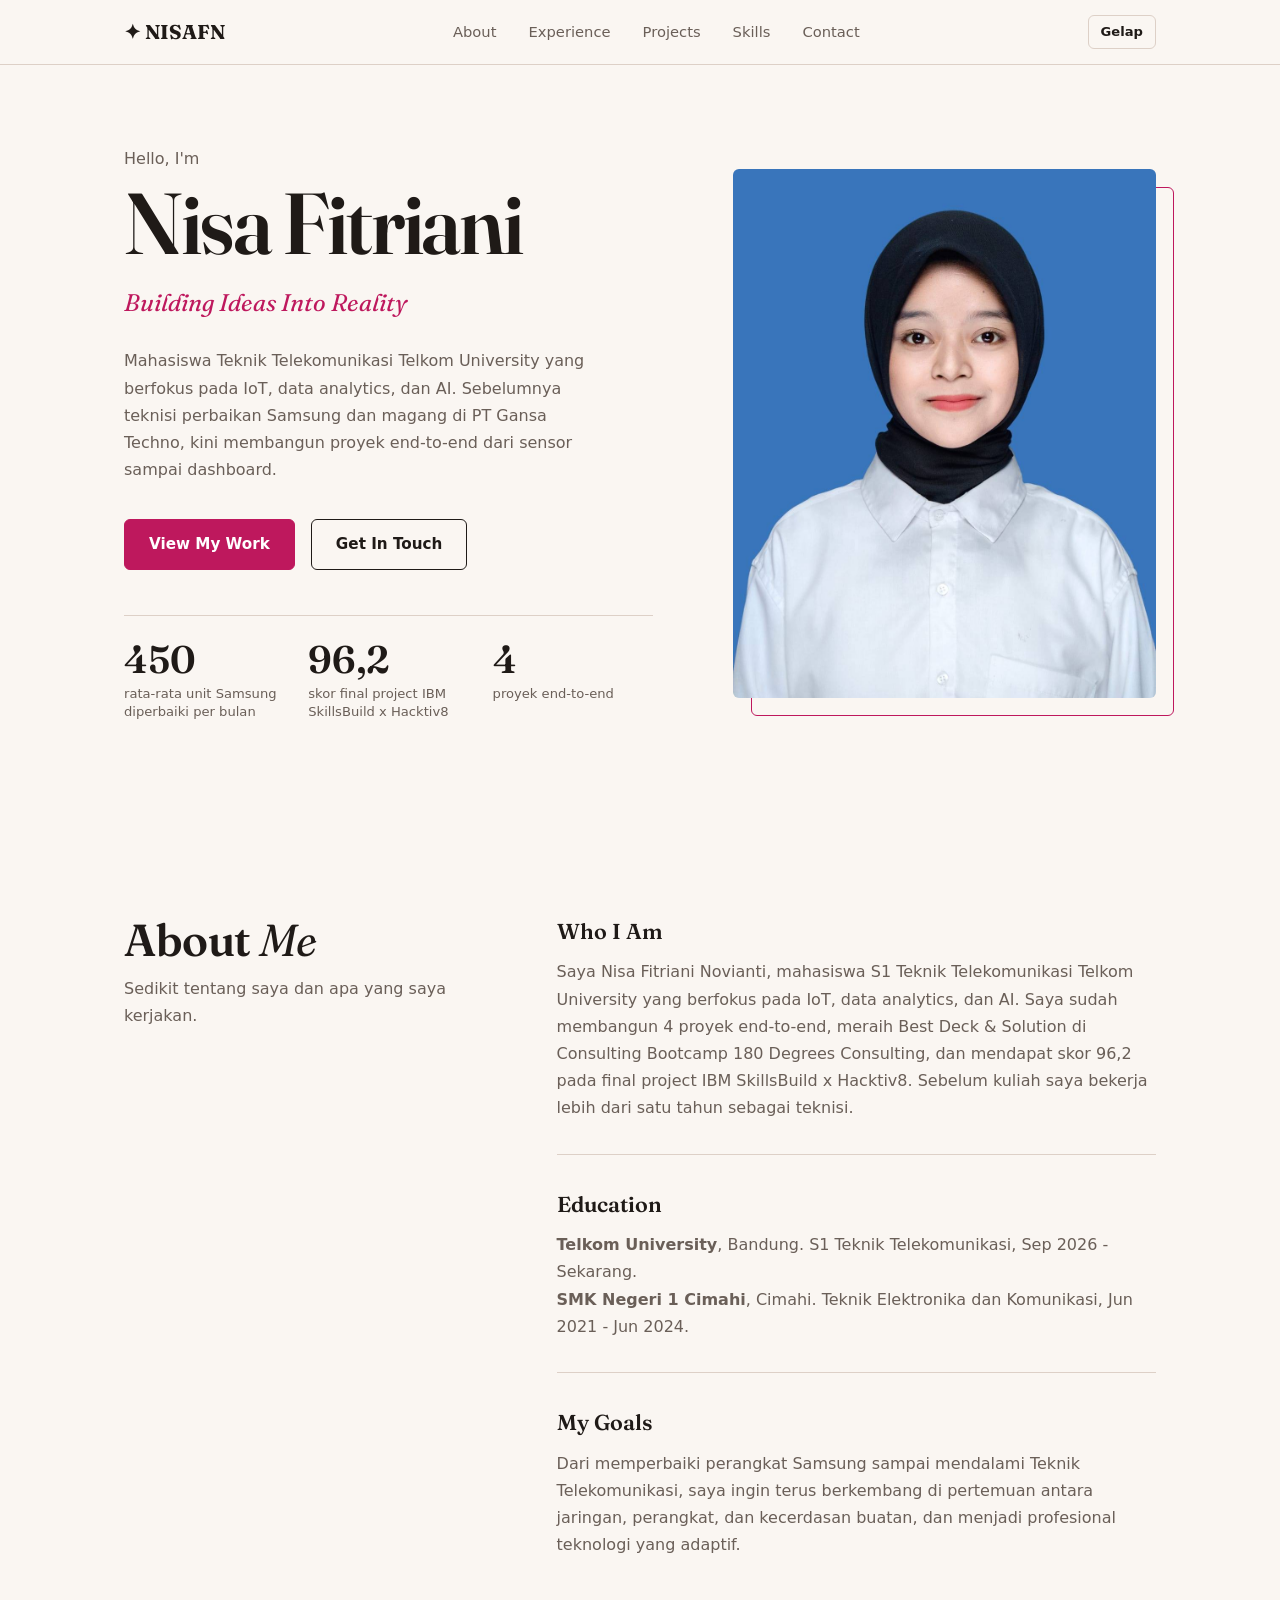
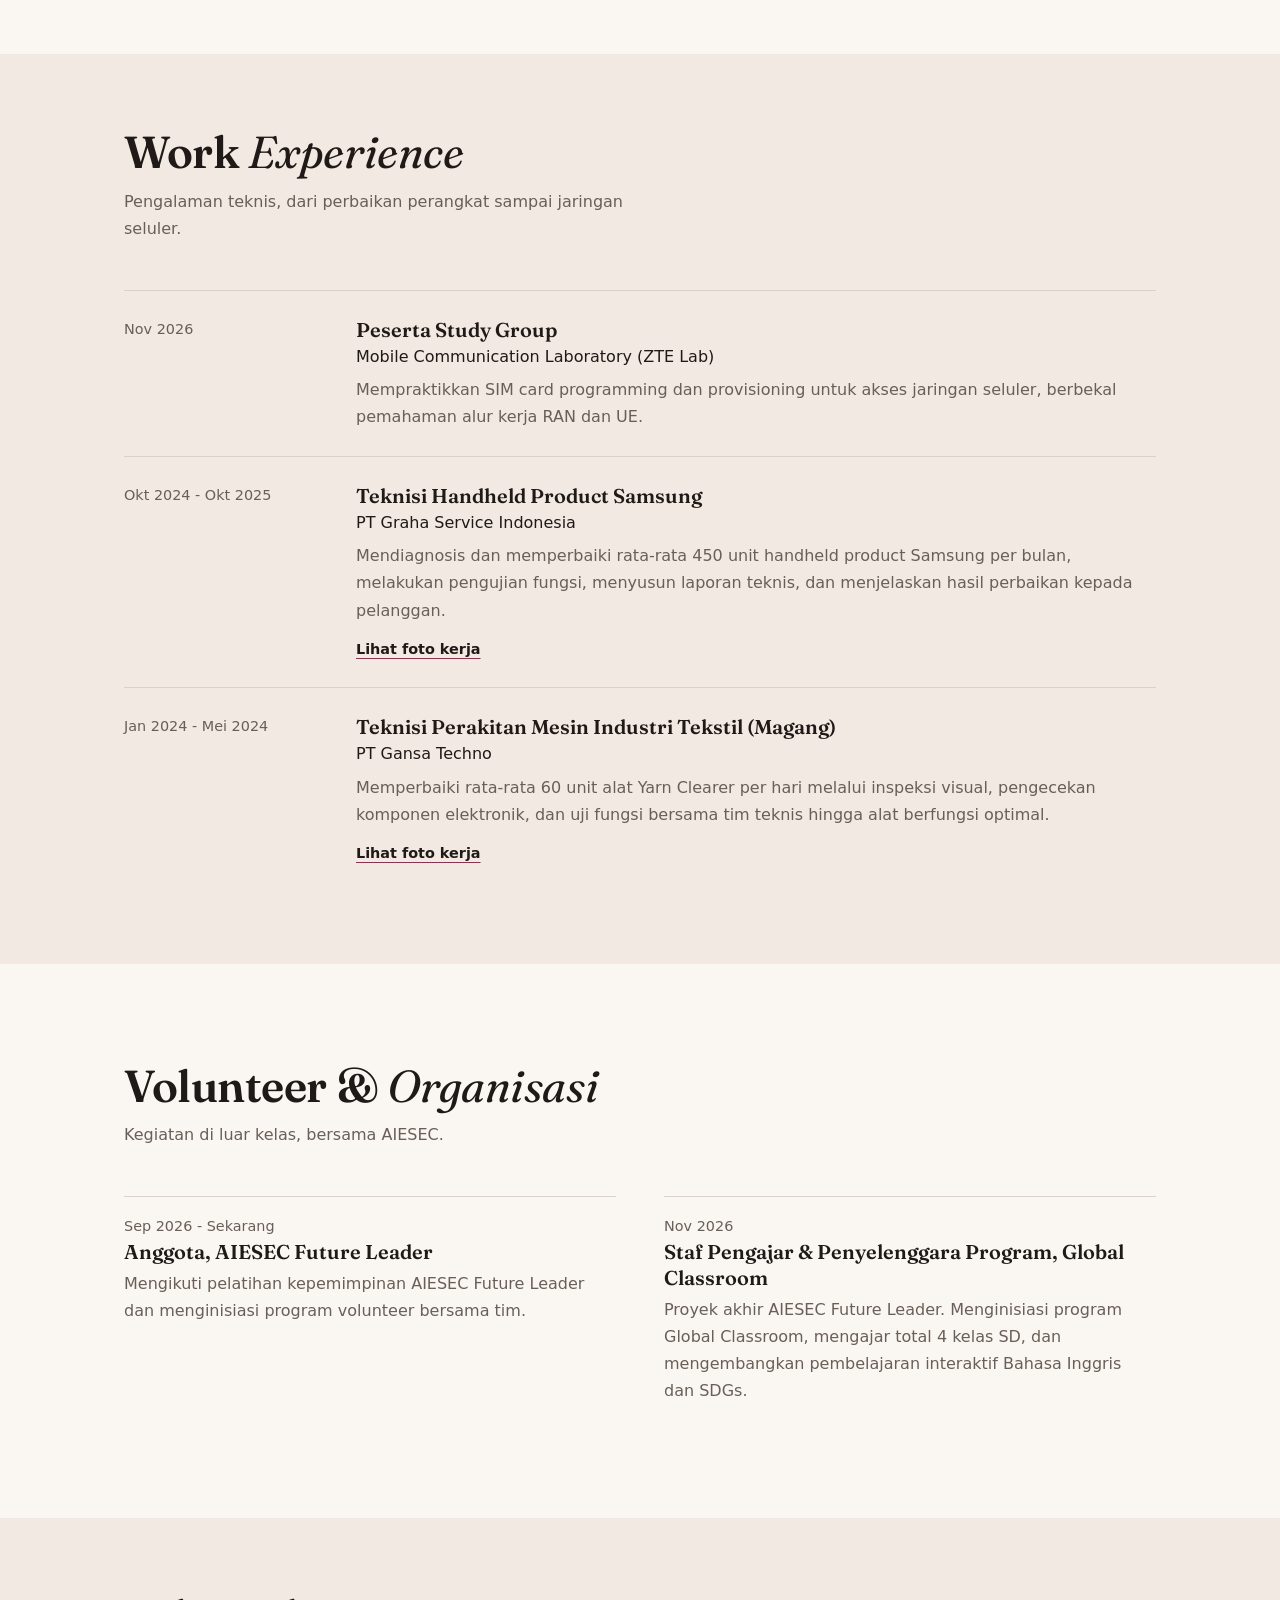
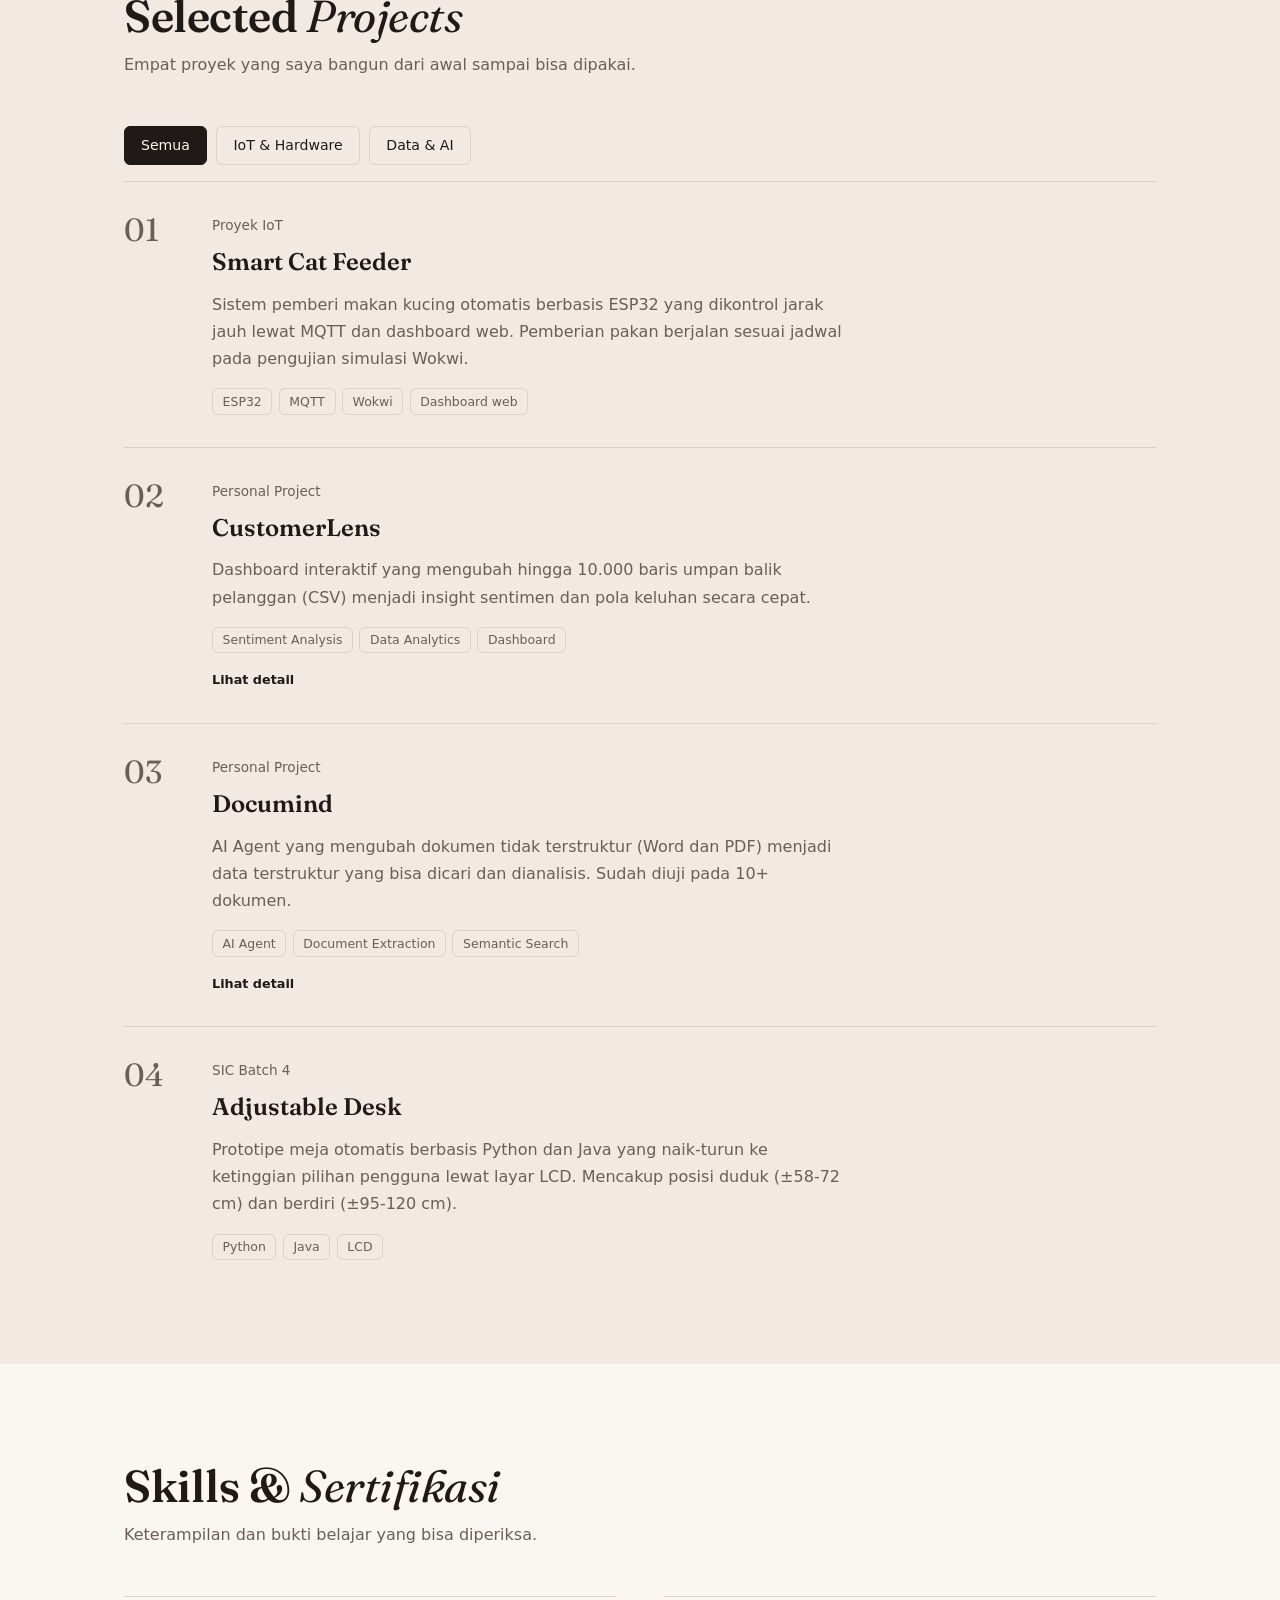
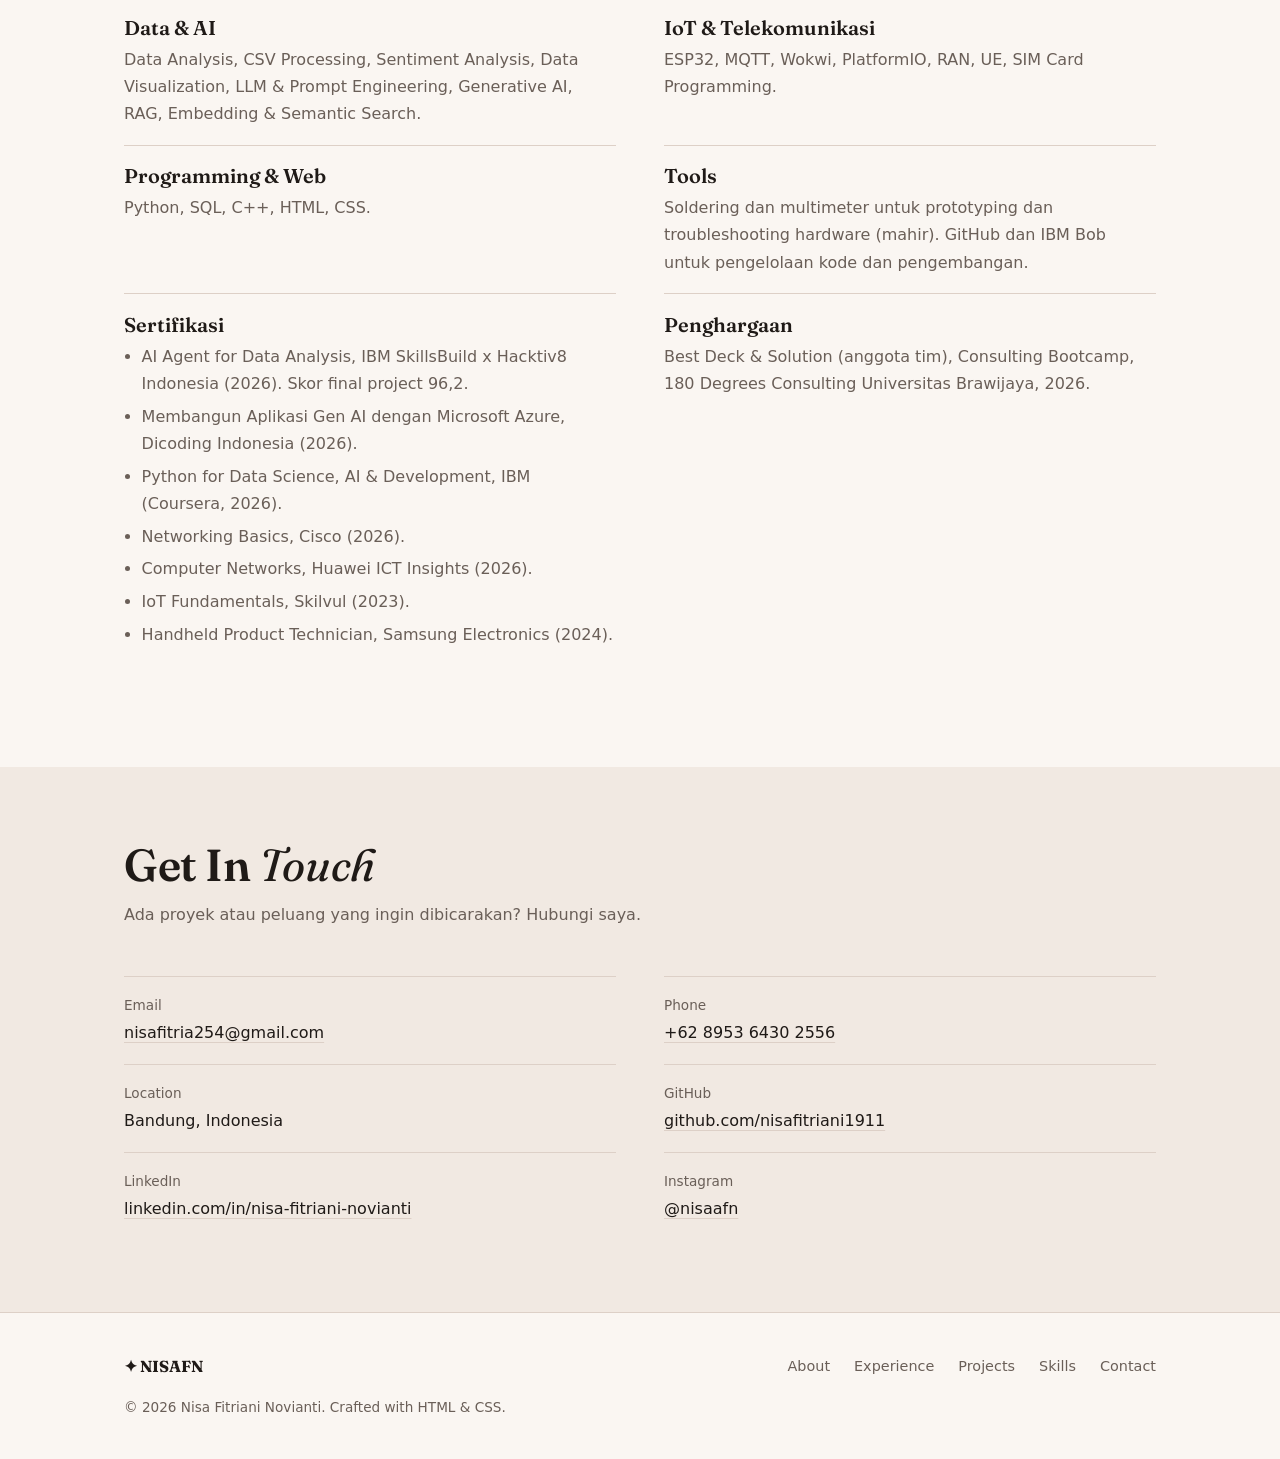
<file: index.html>
<!DOCTYPE html>
<html lang="en">
<head>
  <meta charset="UTF-8" />
  <meta name="viewport" content="width=device-width, initial-scale=1.0" />
  <title>Nisa Fitriani | Portfolio</title>
  <link rel="preconnect" href="https://fonts.googleapis.com" />
  <link rel="stylesheet" href="https://fonts.googleapis.com/css2?family=Fraunces:ital,wght@0,600;0,700;1,400&display=swap" />
  <link rel="stylesheet" href="style.css" />
  <script>
    try { var t = localStorage.getItem('theme'); document.documentElement.dataset.theme = t || (matchMedia('(prefers-color-scheme: dark)').matches ? 'dark' : 'light'); } catch (e) {}
  </script>
</head>
<body>

  <!-- ───────────── NAVBAR ───────────── -->
  <header class="navbar">
    <div class="container nav-inner">
      <a href="#" class="logo">&#10022; <span>NISAFN</span></a>
      <nav>
        <ul class="nav-links">
          <li><a href="#about">About</a></li>
          <li><a href="#experience">Experience</a></li>
          <li><a href="#projects">Projects</a></li>
          <li><a href="#skills">Skills</a></li>
          <li><a href="#contact">Contact</a></li>
        </ul>
      </nav>
      <button type="button" class="theme-toggle" id="theme-toggle" aria-pressed="false" aria-label="Ganti tema warna">Gelap</button>
    </div>
  </header>

  <!-- ───────────── HERO ───────────── -->
  <section class="hero" id="home">
    <div class="container hero-inner">
      <div class="hero-text">
        <p class="hero-greeting">Hello, I&apos;m</p>
        <h1 class="hero-name">Nisa Fitriani</h1>
        <h2 class="hero-tagline"><span>Building Ideas Into Reality</span></h2>
        <p class="hero-desc">
          Mahasiswa Teknik Telekomunikasi Telkom University yang berfokus pada IoT, data analytics, dan AI. Sebelumnya teknisi perbaikan Samsung dan magang di PT Gansa Techno, kini membangun proyek end-to-end dari sensor sampai dashboard.
        </p>
        <div class="hero-cta">
          <a href="#projects" class="btn btn-primary">View My Work</a>
          <a href="#contact" class="btn btn-outline">Get In Touch</a>
        </div>
        <dl class="hero-facts">
          <div><dt><span data-count="450">450</span></dt><dd>rata-rata unit Samsung diperbaiki per bulan</dd></div>
          <div><dt><span data-count="96.2" data-dec="1">96,2</span></dt><dd>skor final project IBM SkillsBuild x Hacktiv8</dd></div>
          <div><dt><span data-count="4">4</span></dt><dd>proyek end-to-end</dd></div>
        </dl>
      </div>
      <div class="hero-avatar">
        <div class="avatar-ring">
          <img src="pas foto-min.jpeg" fetchpriority="high" alt="Nisa Fitriani Novianti" class="avatar-photo" />
        </div>
      </div>
    </div>
  </section>

  <!-- ───────────── ABOUT ───────────── -->
  <section class="section" id="about">
    <div class="container">
      <h2 class="section-title">About <span>Me</span></h2>
      <p class="section-sub">Sedikit tentang saya dan apa yang saya kerjakan.</p>
      <div class="about-grid">
        <div class="about-card card">
          <h3>Who I Am</h3>
          <p>
            Saya Nisa Fitriani Novianti, mahasiswa S1 Teknik Telekomunikasi Telkom University
            yang berfokus pada IoT, data analytics, dan AI. Saya sudah membangun 4 proyek
            end-to-end, meraih Best Deck &amp; Solution di Consulting Bootcamp 180 Degrees
            Consulting, dan mendapat skor 96,2 pada final project IBM SkillsBuild x Hacktiv8.
            Sebelum kuliah saya bekerja lebih dari satu tahun sebagai teknisi.
          </p>
        </div>
        <div class="about-card card">
          <h3>Education</h3>
          <p>
            <strong>Telkom University</strong>, Bandung. S1 Teknik Telekomunikasi, Sep 2026 - Sekarang.<br />
            <strong>SMK Negeri 1 Cimahi</strong>, Cimahi. Teknik Elektronika dan Komunikasi, Jun 2021 - Jun 2024.
          </p>
        </div>
        <div class="about-card card">
          <h3>My Goals</h3>
          <p>
            Dari memperbaiki perangkat Samsung sampai mendalami Teknik Telekomunikasi,
            saya ingin terus berkembang di pertemuan antara jaringan, perangkat, dan
            kecerdasan buatan, dan menjadi profesional teknologi yang adaptif.
          </p>
        </div>
      </div>
    </div>
  </section>

  <!-- ───────────── EXPERIENCE ───────────── -->
  <section class="section section-alt" id="experience">
    <div class="container">
      <h2 class="section-title">Work <span>Experience</span></h2>
      <p class="section-sub">Pengalaman teknis, dari perbaikan perangkat sampai jaringan seluler.</p>
      <div class="exp-list">
        <article class="exp-item">
          <p class="exp-date">Nov 2026</p>
          <div>
            <h3>Peserta Study Group</h3>
            <p class="exp-org">Mobile Communication Laboratory (ZTE Lab)</p>
            <p>Mempraktikkan SIM card programming dan provisioning untuk akses jaringan seluler, berbekal pemahaman alur kerja RAN dan UE.</p>
          </div>
        </article>
        <article class="exp-item">
          <p class="exp-date">Okt 2024 - Okt 2025</p>
          <div>
            <h3>Teknisi Handheld Product Samsung</h3>
            <p class="exp-org">PT Graha Service Indonesia</p>
            <p>Mendiagnosis dan memperbaiki rata-rata 450 unit handheld product Samsung per bulan, melakukan pengujian fungsi, menyusun laporan teknis, dan menjelaskan hasil perbaikan kepada pelanggan.</p>
            <button type="button" class="exp-link" onclick="openModal('modal-samsung')">Lihat foto kerja</button>
          </div>
        </article>
        <article class="exp-item">
          <p class="exp-date">Jan 2024 - Mei 2024</p>
          <div>
            <h3>Teknisi Perakitan Mesin Industri Tekstil (Magang)</h3>
            <p class="exp-org">PT Gansa Techno</p>
            <p>Memperbaiki rata-rata 60 unit alat Yarn Clearer per hari melalui inspeksi visual, pengecekan komponen elektronik, dan uji fungsi bersama tim teknis hingga alat berfungsi optimal.</p>
            <button type="button" class="exp-link" onclick="openModal('modal-gansa')">Lihat foto kerja</button>
          </div>
        </article>
      </div>
    </div>
  </section>

  <!-- ───────────── VOLUNTEER ───────────── -->
  <section class="section" id="volunteer">
    <div class="container">
      <h2 class="section-title">Volunteer &amp; <span>Organisasi</span></h2>
      <p class="section-sub">Kegiatan di luar kelas, bersama AIESEC.</p>
      <div class="skills-grid">
        <div class="skill-card">
          <p class="exp-date">Sep 2026 - Sekarang</p>
          <h3>Anggota, AIESEC Future Leader</h3>
          <p>Mengikuti pelatihan kepemimpinan AIESEC Future Leader dan menginisiasi program volunteer bersama tim.</p>
        </div>
        <div class="skill-card">
          <p class="exp-date">Nov 2026</p>
          <h3>Staf Pengajar &amp; Penyelenggara Program, Global Classroom</h3>
          <p>Proyek akhir AIESEC Future Leader. Menginisiasi program Global Classroom, mengajar total 4 kelas SD, dan mengembangkan pembelajaran interaktif Bahasa Inggris dan SDGs.</p>
        </div>
      </div>
    </div>
  </section>

  <!-- ───────────── PROJECTS ───────────── -->
  <section class="section section-alt" id="projects">
    <div class="container">
      <h2 class="section-title">Selected <span>Projects</span></h2>
      <p class="section-sub">Empat proyek yang saya bangun dari awal sampai bisa dipakai.</p>
      <div class="filter" role="group" aria-label="Filter proyek">
        <button type="button" class="chip" data-filter="all" aria-pressed="true">Semua</button>
        <button type="button" class="chip" data-filter="iot" aria-pressed="false">IoT &amp; Hardware</button>
        <button type="button" class="chip" data-filter="data" aria-pressed="false">Data &amp; AI</button>
      </div>
      <div class="proj-list">
        <article class="proj-item" data-cat="iot">
          <span class="proj-num">01</span>
          <div>
            <p class="project-tag">Proyek IoT</p>
            <h3>Smart Cat Feeder</h3>
            <p>Sistem pemberi makan kucing otomatis berbasis ESP32 yang dikontrol jarak jauh lewat MQTT dan dashboard web. Pemberian pakan berjalan sesuai jadwal pada pengujian simulasi Wokwi.</p>
            <div class="project-stack"><span>ESP32</span><span>MQTT</span><span>Wokwi</span><span>Dashboard web</span></div>
          </div>
        </article>
        <article class="proj-item clickable" data-cat="data" onclick="openModal('modal-customerlens')">
          <span class="proj-num">02</span>
          <div>
            <p class="project-tag">Personal Project</p>
            <h3>CustomerLens</h3>
            <p>Dashboard interaktif yang mengubah hingga 10.000 baris umpan balik pelanggan (CSV) menjadi insight sentimen dan pola keluhan secara cepat.</p>
            <div class="project-stack"><span>Sentiment Analysis</span><span>Data Analytics</span><span>Dashboard</span></div>
            <p class="card-click-hint">Lihat detail</p>
          </div>
        </article>
        <article class="proj-item clickable" data-cat="data" onclick="openModal('modal-documind')">
          <span class="proj-num">03</span>
          <div>
            <p class="project-tag">Personal Project</p>
            <h3>Documind</h3>
            <p>AI Agent yang mengubah dokumen tidak terstruktur (Word dan PDF) menjadi data terstruktur yang bisa dicari dan dianalisis. Sudah diuji pada 10+ dokumen.</p>
            <div class="project-stack"><span>AI Agent</span><span>Document Extraction</span><span>Semantic Search</span></div>
            <p class="card-click-hint">Lihat detail</p>
          </div>
        </article>
        <article class="proj-item" data-cat="iot">
          <span class="proj-num">04</span>
          <div>
            <p class="project-tag">SIC Batch 4</p>
            <h3>Adjustable Desk</h3>
            <p>Prototipe meja otomatis berbasis Python dan Java yang naik-turun ke ketinggian pilihan pengguna lewat layar LCD. Mencakup posisi duduk (±58-72 cm) dan berdiri (±95-120 cm).</p>
            <div class="project-stack"><span>Python</span><span>Java</span><span>LCD</span></div>
          </div>
        </article>
      </div>
    </div>
  </section>

  <!-- ───────────── SKILLS ───────────── -->
  <section class="section" id="skills">
    <div class="container">
      <h2 class="section-title">Skills &amp; <span>Sertifikasi</span></h2>
      <p class="section-sub">Keterampilan dan bukti belajar yang bisa diperiksa.</p>
      <div class="skills-grid">
        <div class="skill-card">
          <h3>Data &amp; AI</h3>
          <p>Data Analysis, CSV Processing, Sentiment Analysis, Data Visualization, LLM &amp; Prompt Engineering, Generative AI, RAG, Embedding &amp; Semantic Search.</p>
        </div>
        <div class="skill-card">
          <h3>IoT &amp; Telekomunikasi</h3>
          <p>ESP32, MQTT, Wokwi, PlatformIO, RAN, UE, SIM Card Programming.</p>
        </div>
        <div class="skill-card">
          <h3>Programming &amp; Web</h3>
          <p>Python, SQL, C++, HTML, CSS.</p>
        </div>
        <div class="skill-card">
          <h3>Tools</h3>
          <p>Soldering dan multimeter untuk prototyping dan troubleshooting hardware (mahir). GitHub dan IBM Bob untuk pengelolaan kode dan pengembangan.</p>
        </div>
        <div class="skill-card">
          <h3>Sertifikasi</h3>
          <ul class="cert-list">
            <li>AI Agent for Data Analysis, IBM SkillsBuild x Hacktiv8 Indonesia (2026). Skor final project 96,2.</li>
            <li>Membangun Aplikasi Gen AI dengan Microsoft Azure, Dicoding Indonesia (2026).</li>
            <li>Python for Data Science, AI &amp; Development, IBM (Coursera, 2026).</li>
            <li>Networking Basics, Cisco (2026).</li>
            <li>Computer Networks, Huawei ICT Insights (2026).</li>
            <li>IoT Fundamentals, Skilvul (2023).</li>
            <li>Handheld Product Technician, Samsung Electronics (2024).</li>
          </ul>
        </div>
        <div class="skill-card">
          <h3>Penghargaan</h3>
          <p>Best Deck &amp; Solution (anggota tim), Consulting Bootcamp, 180 Degrees Consulting Universitas Brawijaya, 2026.</p>
        </div>
      </div>
    </div>
  </section>

  <!-- ───────────── CONTACT ───────────── -->
  <section class="section section-alt" id="contact">
    <div class="container contact-wrap">
      <h2 class="section-title">Get In <span>Touch</span></h2>
      <p class="section-sub">Ada proyek atau peluang yang ingin dibicarakan? Hubungi saya.</p>
      <div class="contact-cards">
        <div class="contact-item card">
          <h4>Email</h4>
          <p><a href="mailto:nisafitria254@gmail.com" class="contact-link">nisafitria254@gmail.com</a></p>
        </div>
        <div class="contact-item card">
          <h4>Phone</h4>
          <p><a href="tel:+62895364302556" class="contact-link">+62 8953 6430 2556</a></p>
        </div>
        <div class="contact-item card">
          <h4>Location</h4>
          <p>Bandung, Indonesia</p>
        </div>
        <div class="contact-item card">
          <h4>GitHub</h4>
          <p><a href="https://github.com/nisafitriani1911" target="_blank" rel="noopener" class="contact-link">github.com/nisafitriani1911</a></p>
        </div>
        <div class="contact-item card">
          <h4>LinkedIn</h4>
          <p><a href="https://www.linkedin.com/in/nisa-fitriani-novianti-952737313" target="_blank" rel="noopener" class="contact-link">linkedin.com/in/nisa-fitriani-novianti</a></p>
        </div>
        <div class="contact-item card">
          <h4>Instagram</h4>
          <p><a href="https://www.instagram.com/nisaafn" target="_blank" rel="noopener" class="contact-link">@nisaafn</a></p>
        </div>
      </div>
    </div>
  </section>

  <!-- ───────────── FOOTER ───────────── -->
  <footer class="footer">
    <div class="container footer-inner">
      <p class="footer-logo">&#10022; NISAFN</p>
      <p class="footer-copy">&copy; 2026 Nisa Fitriani Novianti. Crafted with HTML &amp; CSS.</p>
      <div class="footer-links">
        <a href="#about">About</a>
        <a href="#experience">Experience</a>
        <a href="#projects">Projects</a>
        <a href="#skills">Skills</a>
        <a href="#contact">Contact</a>
      </div>
    </div>
  </footer>

  <!-- ───────────── MODALS ───────────── -->

  <!-- Modal: Samsung -->
  <div class="modal-overlay" id="modal-samsung" onclick="closeModalOutside(event, 'modal-samsung')">
    <div class="modal-box">
      <button class="modal-close" aria-label="Tutup" onclick="closeModal('modal-samsung')">&times;</button>
      <div class="modal-header">
        <span class="project-tag">Samsung Technician</span>
        <h2>Mobile Hardware &amp; Software Repair</h2>
      </div>
      <div class="modal-gallery" id="gallery-samsung">
        <img src="gsi1.jpg.jpeg"       alt="Samsung 1" class="modal-photo visible" />
        <img src="fotoservice.jpg.jpeg" alt="Samsung 2" class="modal-photo" />
        <img src="service 2.jpeg"       alt="Samsung 3" class="modal-photo" />
        <img src="servicecenter..jpeg"  alt="Samsung 4" class="modal-photo" />
        <img src="banten1.jpeg"         alt="Samsung 5" class="modal-photo" />
        <img src="graha2.jpeg"          alt="Samsung 6" class="modal-photo" />
      </div>
      <div class="modal-gallery-nav" id="nav-samsung">
        <button aria-label="Foto sebelumnya" onclick="prevPhoto('gallery-samsung', 'nav-samsung')">&#8592;</button>
        <span class="gallery-counter" id="counter-samsung">1 / 6</span>
        <button aria-label="Foto berikutnya" onclick="nextPhoto('gallery-samsung', 'nav-samsung')">&#8594;</button>
      </div>
      <div class="modal-desc">
        <h4>Tentang Pengalaman Ini</h4>
        <p>Sebagai teknisi ponsel Samsung, saya bertanggung jawab atas perbaikan hardware dan software perangkat Samsung. Pekerjaan meliputi diagnosis kerusakan komponen, penggantian spare part, software flashing, serta troubleshooting berbagai permasalahan perangkat secara sistematis dan efisien.</p>
        <div class="modal-tags">
          <span>Hardware Repair</span><span>Software Flashing</span><span>Troubleshooting</span><span>Samsung Devices</span>
        </div>
      </div>
    </div>
  </div>

  <!-- Modal: PT Gansa Techno -->
  <div class="modal-overlay" id="modal-gansa" onclick="closeModalOutside(event, 'modal-gansa')">
    <div class="modal-box">
      <button class="modal-close" aria-label="Tutup" onclick="closeModal('modal-gansa')">&times;</button>
      <div class="modal-header">
        <span class="project-tag">PT Gansa Techno</span>
        <h2>Quantum System Troubleshooting</h2>
      </div>
      <div class="modal-gallery" id="gallery-gansa">
        <img src="gansa.jpeg"           alt="Gansa 1" class="modal-photo visible" />
        <img src="quantum.jpeg"         alt="Gansa 2" class="modal-photo" />
        <img src="servicegansa.jpg.jpeg" alt="Gansa 3" class="modal-photo" />
      </div>
      <div class="modal-gallery-nav" id="nav-gansa">
        <button aria-label="Foto sebelumnya" onclick="prevPhoto('gallery-gansa', 'nav-gansa')">&#8592;</button>
        <span class="gallery-counter" id="counter-gansa">1 / 3</span>
        <button aria-label="Foto berikutnya" onclick="nextPhoto('gallery-gansa', 'nav-gansa')">&#8594;</button>
      </div>
      <div class="modal-desc">
        <h4>Tentang Pengalaman Ini</h4>
        <p>Bekerja di PT Gansa Techno sebagai teknisi sistem Quantum. Bertanggung jawab melakukan troubleshooting sistem secara sistematis, mengidentifikasi permasalahan teknis, serta memberikan solusi perbaikan yang efektif dan efisien untuk menjaga keandalan sistem operasional.</p>
        <div class="modal-tags">
          <span>Quantum System</span><span>Diagnosis</span><span>Technical Support</span><span>Problem Solving</span>
        </div>
      </div>
    </div>
  </div>

  <!-- Modal: DocuMind -->
  <div class="modal-overlay" id="modal-documind" onclick="closeModalOutside(event, 'modal-documind')">
    <div class="modal-box">
      <button class="modal-close" aria-label="Tutup" onclick="closeModal('modal-documind')">&times;</button>
      <div class="modal-header">
        <span class="project-tag">Personal Project</span>
        <h2>DocuMind: Document to Database AI Agent</h2>
      </div>
      <div class="modal-desc">
        <h4>Tentang Proyek Ini</h4>
        <p>DocuMind adalah AI Agent yang mengubah dokumen tidak terstruktur (PDF, Word, atau TXT) menjadi database yang bisa dicari, dihitung, dan ditanya-jawab secara natural. AI mengekstrak judul, ringkasan, entitas, dan jenis dokumen, lalu memberi setiap field skor keyakinan (confidence score). Field yang meragukan masuk ke review queue untuk diverifikasi manusia sebelum dianggap final. Dokumen juga disimpan sebagai vektor sehingga bisa dicari secara semantik, dan AI memilih jalur jawaban terbaik secara otomatis saat ditanya.</p>
        <p style="margin-top:10px;">Versi online berjalan dalam <strong>mode demo</strong> dengan data contoh, sehingga bisa langsung dicoba tanpa server.</p>
        <div class="modal-tags">
          <span>AI Agent</span><span>Document Extraction</span><span>Semantic Search</span><span>Human-in-the-Loop</span>
        </div>
        <p style="margin-top:18px;">
          <a href="https://nisafitriani1911.github.io/Documin/" target="_blank" rel="noopener" class="btn btn-primary">Buka DocuMind</a>
        </p>
      </div>
    </div>
  </div>

  <!-- Modal: Customer Lens -->
  <div class="modal-overlay" id="modal-customerlens" onclick="closeModalOutside(event, 'modal-customerlens')">
    <div class="modal-box">
      <button class="modal-close" aria-label="Tutup" onclick="closeModal('modal-customerlens')">&times;</button>
      <div class="modal-header">
        <span class="project-tag">Personal Project</span>
        <h2>Customer Lens</h2>
      </div>
      <div class="modal-desc">
        <h4>Tentang Proyek Ini</h4>
        <p>Customer Lens adalah dashboard web untuk menganalisis feedback pelanggan. Pengguna cukup mengunggah file CSV; kolom teks, rating, dan tanggal dikenali otomatis. Setiap feedback diklasifikasikan menjadi positif, negatif, atau netral dengan analisis sentimen berbasis kamus kata (Indonesia dan Inggris) yang menangani kata negasi. Hasilnya ditampilkan sebagai KPI, grafik proporsi dan tren sentimen, tema utama, word cloud, NPS, serta daftar keluhan teratas.</p>
        <p style="margin-top:10px;">Aplikasi juga membuat insight otomatis dan peringatan untuk keluhan kritis yang bisa diteruskan ke tim CS lewat notifikasi atau WhatsApp. Seluruh proses berjalan di browser tanpa server, sehingga data pelanggan tidak diunggah ke mana pun. Tersedia mode gelap, riwayat analisis, ekspor hasil ke CSV, dan <strong>data demo</strong> yang bisa langsung dicoba.</p>
        <div class="modal-tags">
          <span>Sentiment Analysis</span><span>NLP</span><span>Data Analytics</span><span>Dashboard</span>
        </div>
        <p style="margin-top:18px;">
          <a href="https://nisafitriani1911.github.io/customerlens/" target="_blank" rel="noopener" class="btn btn-primary">Buka Customer Lens</a>
        </p>
      </div>
    </div>
  </div>

  <script>
    (function () {
      var root = document.documentElement;
      var reduce = matchMedia('(prefers-reduced-motion: reduce)').matches;
      root.classList.add('js');

      // theme toggle
      var btn = document.getElementById('theme-toggle');
      function paint() {
        var dark = root.dataset.theme === 'dark';
        btn.textContent = dark ? 'Terang' : 'Gelap';
        btn.setAttribute('aria-pressed', dark);
      }
      paint();
      btn.addEventListener('click', function () {
        root.dataset.theme = root.dataset.theme === 'dark' ? 'light' : 'dark';
        try { localStorage.setItem('theme', root.dataset.theme); } catch (e) {}
        paint();
      });

      // reveal on scroll, once
      var items = document.querySelectorAll('.section-title,.section-sub,.about-card,.exp-item,.skill-card,.proj-item,.contact-item,.filter');
      items.forEach(function (el) { el.classList.add('reveal'); });
      if (reduce || !('IntersectionObserver' in window)) {
        items.forEach(function (el) { el.classList.add('in'); });
      } else {
        var io = new IntersectionObserver(function (es) {
          es.forEach(function (e) { if (e.isIntersecting) { e.target.classList.add('in'); io.unobserve(e.target); } });
        }, { threshold: 0.12 });
        items.forEach(function (el) { io.observe(el); });
      }

      // current section in the nav
      var links = document.querySelectorAll('.nav-links a');
      var secs = [];
      links.forEach(function (a) { var s = document.querySelector(a.getAttribute('href')); if (s) secs.push([a, s]); });
      function spy() {
        var y = window.scrollY + 120, cur = null;
        secs.forEach(function (p) { if (p[1].offsetTop <= y) cur = p[0]; });
        links.forEach(function (a) { if (a === cur) a.setAttribute('aria-current', 'true'); else a.removeAttribute('aria-current'); });
      }
      window.addEventListener('scroll', spy, { passive: true });
      spy();

      // count the hero numbers up once
      if (!reduce) {
        document.querySelectorAll('[data-count]').forEach(function (el) {
          var end = parseFloat(el.dataset.count), dec = +(el.dataset.dec || 0), t0 = null;
          function step(t) {
            if (t0 === null) t0 = t;
            var k = Math.min((t - t0) / 900, 1);
            el.textContent = (end * (1 - Math.pow(1 - k, 3))).toLocaleString('id-ID', { minimumFractionDigits: dec, maximumFractionDigits: dec });
            if (k < 1) requestAnimationFrame(step);
          }
          requestAnimationFrame(step);
        });
      }

      // project filter
      var chips = document.querySelectorAll('.chip');
      chips.forEach(function (c) {
        c.addEventListener('click', function () {
          chips.forEach(function (o) { o.setAttribute('aria-pressed', o === c); });
          document.querySelectorAll('.proj-item').forEach(function (p) {
            p.hidden = !(c.dataset.filter === 'all' || p.dataset.cat === c.dataset.filter);
          });
        });
      });
    })();
  </script>

  <script>
    function openModal(id) {
      document.getElementById(id).classList.add('active');
      document.body.style.overflow = 'hidden';
    }

    function closeModal(id) {
      document.getElementById(id).classList.remove('active');
      document.body.style.overflow = '';
    }

    function closeModalOutside(event, id) {
      if (event.target.classList.contains('modal-overlay')) {
        closeModal(id);
      }
    }

    document.querySelectorAll('.clickable').forEach(function(c) {
      c.tabIndex = 0;
      c.setAttribute('role', 'button');
      c.addEventListener('keydown', function(e) { if (e.key === 'Enter' || e.key === ' ') { e.preventDefault(); c.click(); } });
    });

    document.addEventListener('keydown', function(e) {
      if (e.key === 'Escape') {
        document.querySelectorAll('.modal-overlay.active').forEach(function(m) {
          m.classList.remove('active');
          document.body.style.overflow = '';
        });
      }
    });

    function prevPhoto(galleryId, navId) {
      const imgs = document.querySelectorAll('#' + galleryId + ' .modal-photo');
      let current = [...imgs].findIndex(i => i.classList.contains('visible'));
      imgs[current].classList.remove('visible');
      current = (current - 1 + imgs.length) % imgs.length;
      imgs[current].classList.add('visible');
      updateCounter(galleryId, navId, current, imgs.length);
    }

    function nextPhoto(galleryId, navId) {
      const imgs = document.querySelectorAll('#' + galleryId + ' .modal-photo');
      let current = [...imgs].findIndex(i => i.classList.contains('visible'));
      imgs[current].classList.remove('visible');
      current = (current + 1) % imgs.length;
      imgs[current].classList.add('visible');
      updateCounter(galleryId, navId, current, imgs.length);
    }

    function updateCounter(galleryId, navId, current, total) {
      const counterId = navId.replace('nav-', 'counter-');
      document.getElementById(counterId).textContent = (current + 1) + ' / ' + total;
    }
  </script>

</body>
</html>
</file>
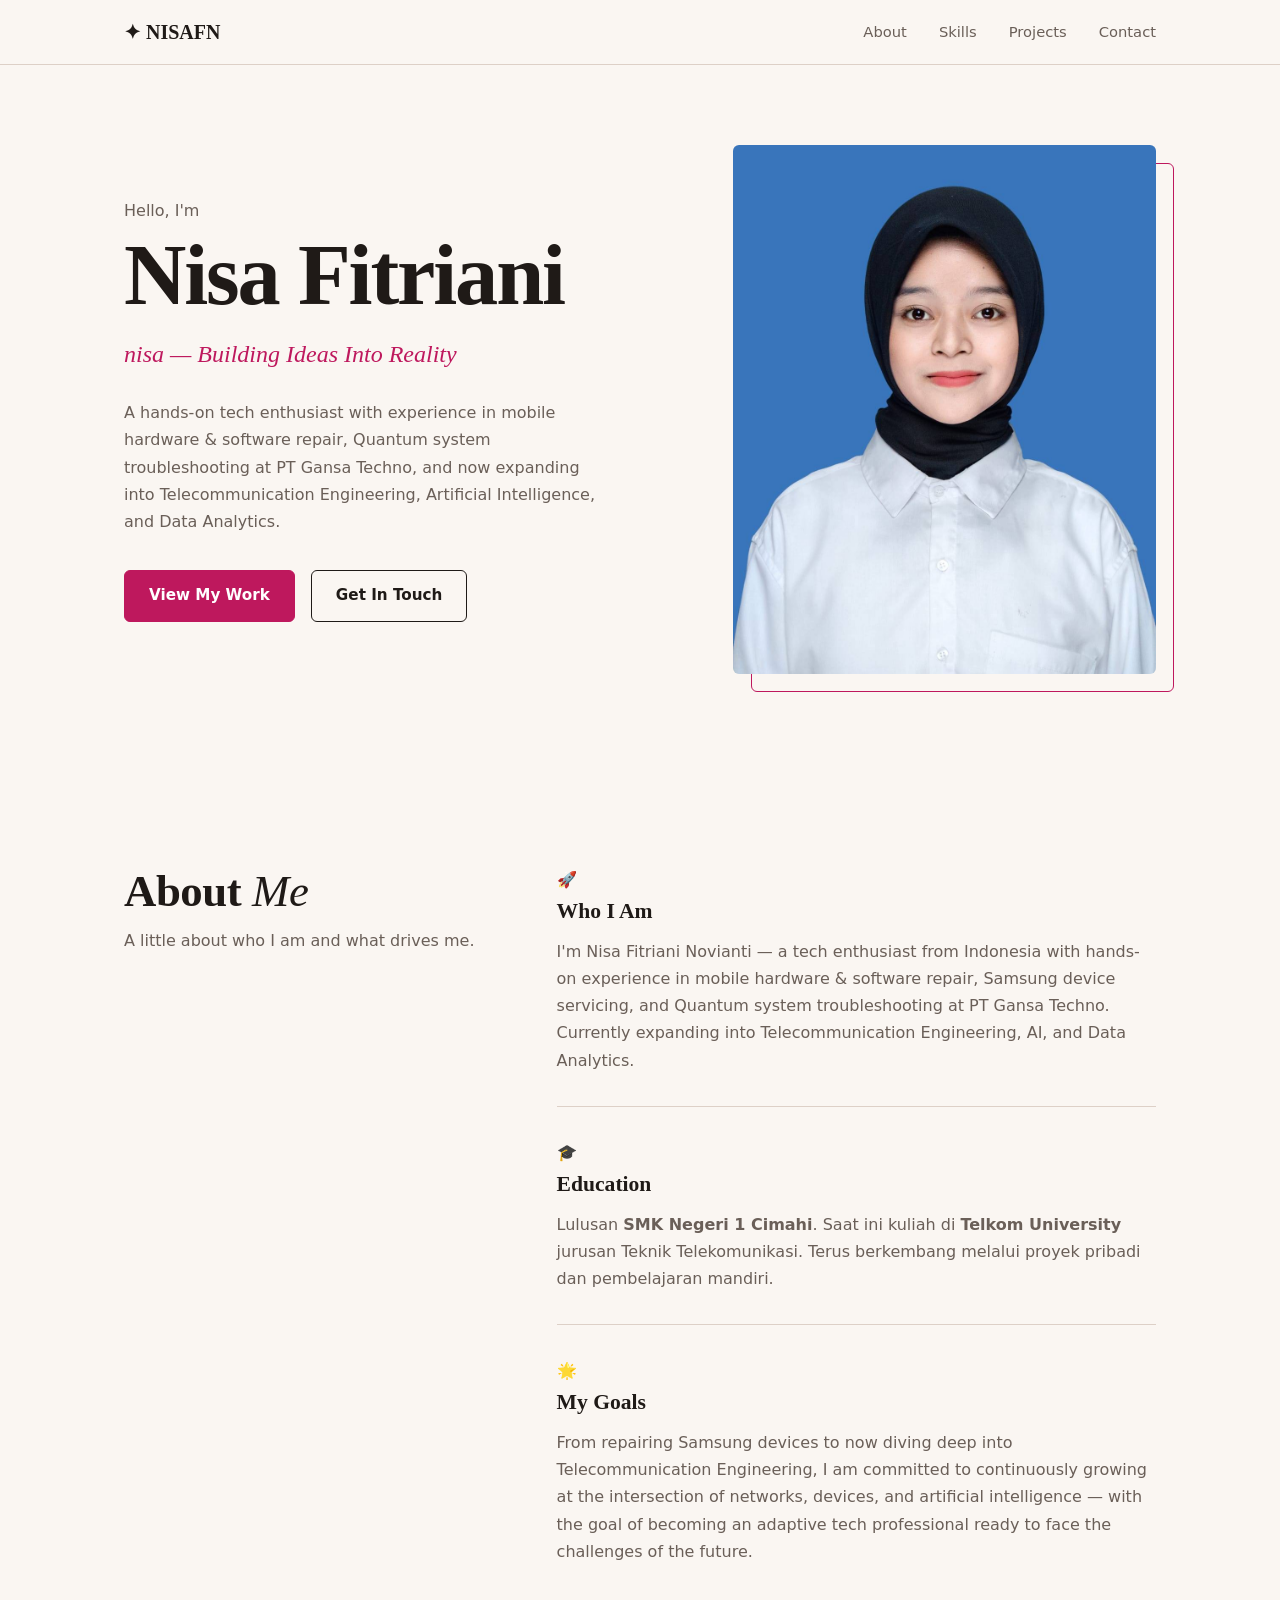
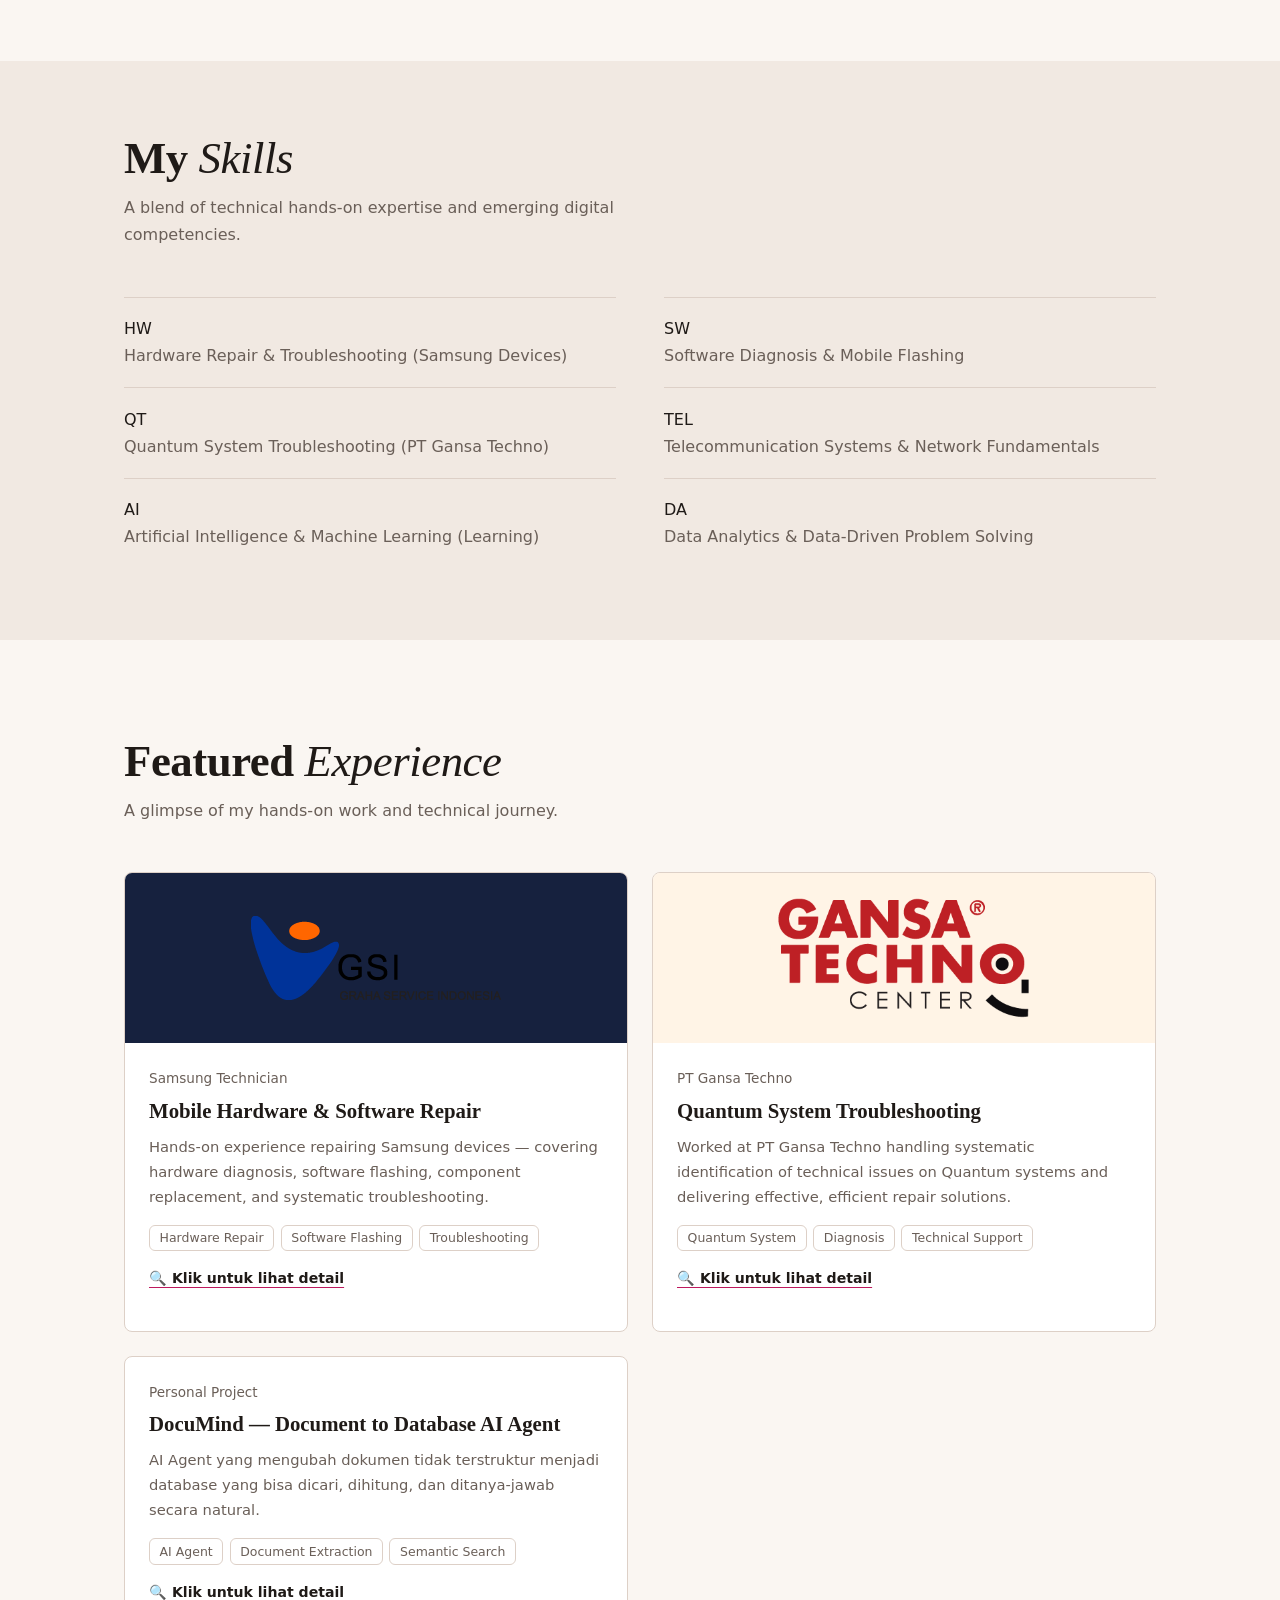
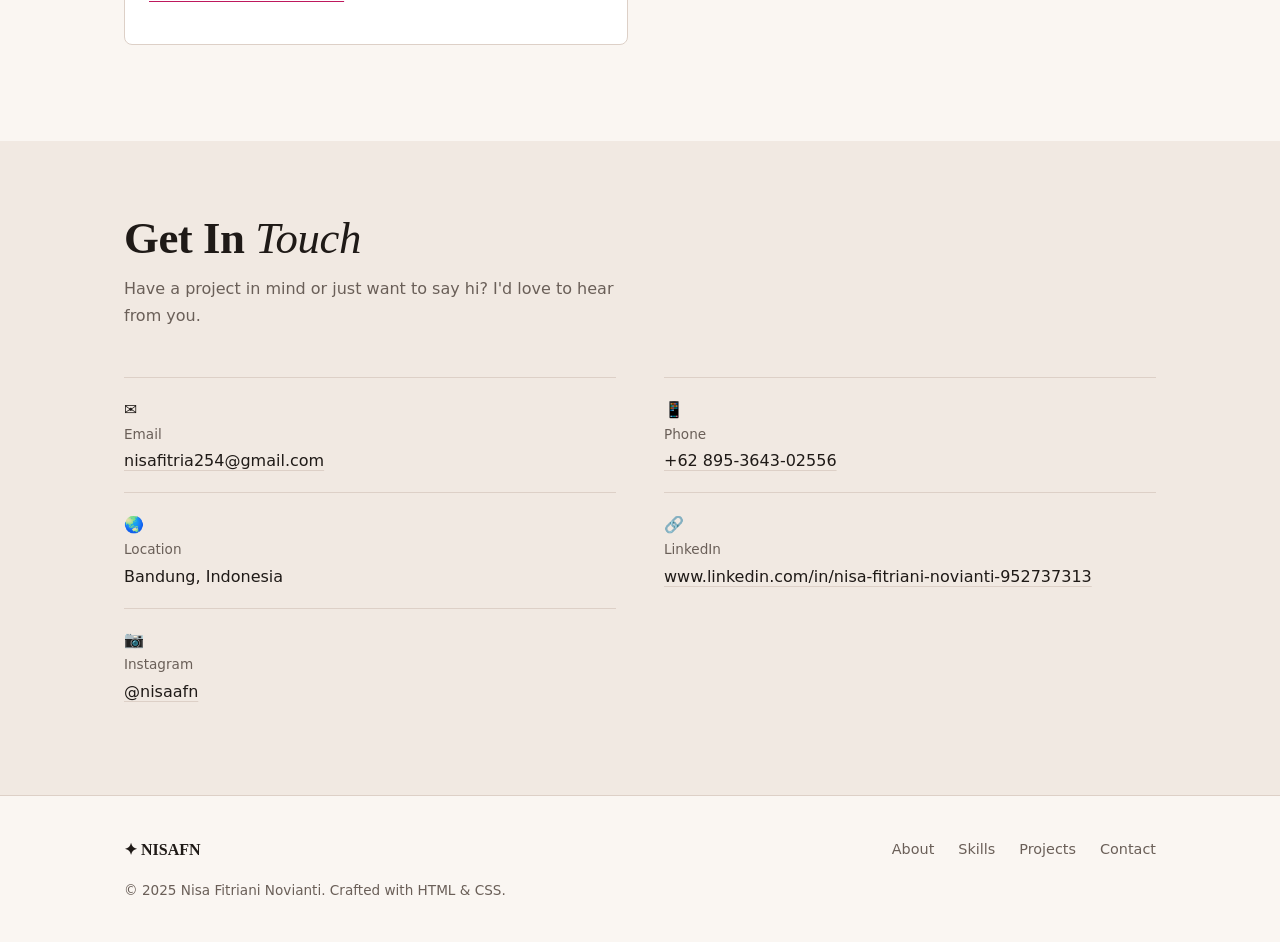
<file: index (2).html>
<!DOCTYPE html>
<html lang="en">
<head>
  <meta charset="UTF-8" />
  <meta name="viewport" content="width=device-width, initial-scale=1.0" />
  <title>NISAFN — Developer Portfolio</title>
  <link rel="stylesheet" href="style.css" />
</head>
<body>

  <!-- ───────────── NAVBAR ───────────── -->
  <header class="navbar">
    <div class="container nav-inner">
      <a href="#" class="logo">&#10022; <span>NISAFN</span></a>
      <nav>
        <ul class="nav-links">
          <li><a href="#about">About</a></li>
          <li><a href="#skills">Skills</a></li>
          <li><a href="#projects">Projects</a></li>
          <li><a href="#contact">Contact</a></li>
        </ul>
      </nav>
    </div>
  </header>

  <!-- ───────────── HERO ───────────── -->
  <section class="hero" id="home">
    <div class="hero-bg-shape"></div>
    <!-- Circuit board & telecom decorative background -->
    <div class="hero-circuit" aria-hidden="true">
      <svg viewBox="0 0 1200 700" preserveAspectRatio="xMidYMid slice" xmlns="http://www.w3.org/2000/svg">
        <!-- Circuit traces horizontal -->
        <line x1="0" y1="100" x2="300" y2="100" stroke="#c2185b" stroke-width="2"/>
        <line x1="300" y1="100" x2="300" y2="200" stroke="#c2185b" stroke-width="2"/>
        <line x1="300" y1="200" x2="600" y2="200" stroke="#c2185b" stroke-width="2"/>
        <line x1="600" y1="200" x2="600" y2="80" stroke="#c2185b" stroke-width="2"/>
        <line x1="600" y1="80" x2="900" y2="80" stroke="#c2185b" stroke-width="2"/>
        <line x1="900" y1="80" x2="900" y2="300" stroke="#c2185b" stroke-width="2"/>
        <line x1="900" y1="300" x2="1200" y2="300" stroke="#c2185b" stroke-width="2"/>
        <line x1="0" y1="400" x2="200" y2="400" stroke="#7b1fa2" stroke-width="2"/>
        <line x1="200" y1="400" x2="200" y2="500" stroke="#7b1fa2" stroke-width="2"/>
        <line x1="200" y1="500" x2="500" y2="500" stroke="#7b1fa2" stroke-width="2"/>
        <line x1="500" y1="500" x2="500" y2="350" stroke="#7b1fa2" stroke-width="2"/>
        <line x1="500" y1="350" x2="800" y2="350" stroke="#7b1fa2" stroke-width="2"/>
        <line x1="800" y1="350" x2="800" y2="600" stroke="#7b1fa2" stroke-width="2"/>
        <line x1="800" y1="600" x2="1200" y2="600" stroke="#7b1fa2" stroke-width="2"/>
        <line x1="100" y1="0" x2="100" y2="150" stroke="#1565c0" stroke-width="2"/>
        <line x1="100" y1="150" x2="400" y2="150" stroke="#1565c0" stroke-width="2"/>
        <line x1="400" y1="150" x2="400" y2="450" stroke="#1565c0" stroke-width="2"/>
        <line x1="400" y1="450" x2="700" y2="450" stroke="#1565c0" stroke-width="2"/>
        <line x1="700" y1="450" x2="700" y2="250" stroke="#1565c0" stroke-width="2"/>
        <line x1="700" y1="250" x2="1100" y2="250" stroke="#1565c0" stroke-width="2"/>
        <line x1="1100" y1="250" x2="1100" y2="700" stroke="#1565c0" stroke-width="2"/>
        <!-- Circuit nodes / solder points -->
        <circle cx="300" cy="100" r="5" fill="#e91e8c"/>
        <circle cx="300" cy="200" r="5" fill="#e91e8c"/>
        <circle cx="600" cy="200" r="5" fill="#e91e8c"/>
        <circle cx="600" cy="80"  r="5" fill="#e91e8c"/>
        <circle cx="900" cy="80"  r="5" fill="#e91e8c"/>
        <circle cx="900" cy="300" r="5" fill="#e91e8c"/>
        <circle cx="200" cy="400" r="5" fill="#7b1fa2"/>
        <circle cx="200" cy="500" r="5" fill="#7b1fa2"/>
        <circle cx="500" cy="500" r="5" fill="#7b1fa2"/>
        <circle cx="500" cy="350" r="5" fill="#7b1fa2"/>
        <circle cx="800" cy="350" r="5" fill="#7b1fa2"/>
        <circle cx="800" cy="600" r="5" fill="#7b1fa2"/>
        <circle cx="100" cy="150" r="5" fill="#1565c0"/>
        <circle cx="400" cy="150" r="5" fill="#1565c0"/>
        <circle cx="400" cy="450" r="5" fill="#1565c0"/>
        <circle cx="700" cy="450" r="5" fill="#1565c0"/>
        <circle cx="700" cy="250" r="5" fill="#1565c0"/>
        <circle cx="1100" cy="250" r="5" fill="#1565c0"/>
        <!-- IC / chip components -->
        <rect x="260" y="160" width="80" height="40" rx="4" fill="none" stroke="#c2185b" stroke-width="2"/>
        <rect x="560" y="40"  width="80" height="40" rx="4" fill="none" stroke="#c2185b" stroke-width="2"/>
        <rect x="860" y="260" width="80" height="40" rx="4" fill="none" stroke="#e91e8c" stroke-width="2"/>
        <rect x="160" y="460" width="80" height="40" rx="4" fill="none" stroke="#7b1fa2" stroke-width="2"/>
        <rect x="460" y="310" width="80" height="40" rx="4" fill="none" stroke="#7b1fa2" stroke-width="2"/>
        <rect x="360" y="110" width="80" height="40" rx="4" fill="none" stroke="#1565c0" stroke-width="2"/>
        <rect x="660" y="210" width="80" height="40" rx="4" fill="none" stroke="#1565c0" stroke-width="2"/>
        <!-- Signal wave (telecom) -->
        <path d="M50 620 Q75 580 100 620 Q125 660 150 620 Q175 580 200 620 Q225 660 250 620 Q275 580 300 620 Q325 660 350 620 Q375 580 400 620 Q425 660 450 620" fill="none" stroke="#f06292" stroke-width="2.5"/>
        <path d="M600 650 Q625 610 650 650 Q675 690 700 650 Q725 610 750 650 Q775 690 800 650 Q825 610 850 650 Q875 690 900 650 Q925 610 950 650 Q975 690 1000 650" fill="none" stroke="#ba68c8" stroke-width="2.5"/>
        <!-- WiFi / signal arcs (telecom symbol) -->
        <path d="M1050 150 Q1070 130 1090 150" fill="none" stroke="#f06292" stroke-width="2.5" stroke-linecap="round"/>
        <path d="M1040 140 Q1070 110 1100 140" fill="none" stroke="#f06292" stroke-width="2.5" stroke-linecap="round"/>
        <path d="M1030 130 Q1070 90  1110 130" fill="none" stroke="#f06292" stroke-width="2.5" stroke-linecap="round"/>
        <circle cx="1070" cy="158" r="4" fill="#f06292"/>
        <!-- Small resistor symbols -->
        <rect x="130" y="94"  width="40" height="12" rx="2" fill="none" stroke="#c2185b" stroke-width="1.5"/>
        <rect x="730" y="444" width="40" height="12" rx="2" fill="none" stroke="#1565c0" stroke-width="1.5"/>
        <rect x="530" y="494" width="40" height="12" rx="2" fill="none" stroke="#7b1fa2" stroke-width="1.5"/>
      </svg>
    </div>
    <div class="container hero-inner">
      <div class="hero-text">
        <p class="hero-greeting">Hello, I&apos;m</p>
        <h1 class="hero-name">Nisa Fitriani</h1>
        <h2 class="hero-tagline">nisa — <span>Building Ideas Into Reality</span></h2>
        <p class="hero-desc">
          A hands-on tech enthusiast with experience in mobile hardware &amp; software repair,
          Quantum system troubleshooting at PT Gansa Techno, and now expanding into
          Telecommunication Engineering, Artificial Intelligence, and Data Analytics.
        </p>
        <div class="hero-cta">
          <a href="#projects" class="btn btn-primary">View My Work</a>
          <a href="#contact" class="btn btn-outline">Get In Touch</a>
        </div>
      </div>
      <div class="hero-avatar">
        <div class="avatar-ring">
          <img src="pas foto-min.jpeg" alt="Nisa Fitriani Novianti" class="avatar-photo" />
        </div>
      </div>
    </div>
  </section>

  <!-- ───────────── ABOUT ───────────── -->
  <section class="section" id="about">
    <div class="container">
      <h2 class="section-title">About <span>Me</span></h2>
      <p class="section-sub">A little about who I am and what drives me.</p>
      <div class="about-grid">
        <div class="about-card card">
          <div class="about-icon">&#128640;</div>
          <h3>Who I Am</h3>
          <p>
            I&apos;m Nisa Fitriani Novianti — a tech enthusiast from Indonesia with
            hands-on experience in mobile hardware &amp; software repair, Samsung device
            servicing, and Quantum system troubleshooting at PT Gansa Techno.
            Currently expanding into Telecommunication Engineering, AI, and Data Analytics.
          </p>
        </div>
        <div class="about-card card">
          <div class="about-icon">&#127891;</div>
          <h3>Education</h3>
          <p>
            Lulusan <strong>SMK Negeri 1 Cimahi</strong>.
            Saat ini kuliah di <strong>Telkom University</strong> jurusan Teknik Telekomunikasi.
            Terus berkembang melalui proyek pribadi dan pembelajaran mandiri.
          </p>
        </div>
        <div class="about-card card">
          <div class="about-icon">&#127775;</div>
          <h3>My Goals</h3>
          <p>
            From repairing Samsung devices to now diving deep into
            Telecommunication Engineering, I am committed to continuously
            growing at the intersection of networks, devices, and artificial
            intelligence — with the goal of becoming an adaptive tech
            professional ready to face the challenges of the future.
          </p>
        </div>
      </div>
    </div>
  </section>

  <!-- ───────────── SKILLS ───────────── -->
  <section class="section section-alt" id="skills">
    <div class="container">
      <h2 class="section-title">My <span>Skills</span></h2>
      <p class="section-sub">A blend of technical hands-on expertise and emerging digital competencies.</p>
      <div class="skills-grid">
        <div class="skill-card card">
          <div class="skill-icon hw">HW</div>
          <p>Hardware Repair & Troubleshooting (Samsung Devices)</p>
          <div class="skill-bar"><div class="skill-fill" style="width:92%"></div></div>
        </div>
        <div class="skill-card card">
          <div class="skill-icon sw">SW</div>
          <p>Software Diagnosis & Mobile Flashing</p>
          <div class="skill-bar"><div class="skill-fill" style="width:88%"></div></div>
        </div>
        <div class="skill-card card">
          <div class="skill-icon qt">QT</div>
          <p>Quantum System Troubleshooting (PT Gansa Techno)</p>
          <div class="skill-bar"><div class="skill-fill" style="width:85%"></div></div>
        </div>
        <div class="skill-card card">
          <div class="skill-icon tel">TEL</div>
          <p>Telecommunication Systems & Network Fundamentals</p>
          <div class="skill-bar"><div class="skill-fill" style="width:70%"></div></div>
        </div>
        <div class="skill-card card">
          <div class="skill-icon ai">AI</div>
          <p>Artificial Intelligence & Machine Learning (Learning)</p>
          <div class="skill-bar"><div class="skill-fill" style="width:60%"></div></div>
        </div>
        <div class="skill-card card">
          <div class="skill-icon da">DA</div>
          <p>Data Analytics & Data-Driven Problem Solving</p>
          <div class="skill-bar"><div class="skill-fill" style="width:65%"></div></div>
        </div>
      </div>
    </div>
  </section>

  <!-- ───────────── PROJECTS ───────────── -->
  <section class="section" id="projects">
    <div class="container">
      <h2 class="section-title">Featured <span>Experience</span></h2>
      <p class="section-sub">A glimpse of my hands-on work and technical journey.</p>
      <div class="projects-grid">
        <!-- Card 1: Samsung -->
        <article class="project-card card clickable" onclick="openModal('modal-samsung')">
          <div class="project-thumb thumb-samsung">
            <img src="logogsi.png" alt="Samsung Service Indonesia" class="thumb-logo" />
          </div>
          <div class="project-body">
            <span class="project-tag">Samsung Technician</span>
            <h3>Mobile Hardware &amp; Software Repair</h3>
            <p>Hands-on experience repairing Samsung devices — covering hardware diagnosis, software flashing, component replacement, and systematic troubleshooting.</p>
            <div class="project-stack">
              <span>Hardware Repair</span><span>Software Flashing</span><span>Troubleshooting</span>
            </div>
            <p class="card-click-hint">🔍 Klik untuk lihat detail</p>
          </div>
        </article>

        <!-- Card 2: PT Gansa Techno -->
        <article class="project-card card clickable" onclick="openModal('modal-gansa')">
          <div class="project-thumb thumb-gansa">
            <img src="logo gansa.png" alt="PT Gansa Techno" class="thumb-logo" />
          </div>
          <div class="project-body">
            <span class="project-tag">PT Gansa Techno</span>
            <h3>Quantum System Troubleshooting</h3>
            <p>Worked at PT Gansa Techno handling systematic identification of technical issues on Quantum systems and delivering effective, efficient repair solutions.</p>
            <div class="project-stack">
              <span>Quantum System</span><span>Diagnosis</span><span>Technical Support</span>
            </div>
            <p class="card-click-hint">🔍 Klik untuk lihat detail</p>
          </div>
        </article>

        <!-- Card 3: DocuMind -->
        <article class="project-card card clickable" onclick="openModal('modal-documind')">
          <div class="project-thumb thumb-3"></div>
          <div class="project-body">
            <span class="project-tag">Personal Project</span>
            <h3>DocuMind — Document to Database AI Agent</h3>
            <p>AI Agent yang mengubah dokumen tidak terstruktur menjadi database yang bisa dicari, dihitung, dan ditanya-jawab secara natural.</p>
            <div class="project-stack">
              <span>AI Agent</span><span>Document Extraction</span><span>Semantic Search</span>
            </div>
            <p class="card-click-hint">🔍 Klik untuk lihat detail</p>
          </div>
        </article>
      </div>
    </div>
  </section>

  <!-- ───────────── CONTACT ───────────── -->
  <section class="section section-alt" id="contact">
    <div class="container contact-wrap">
      <h2 class="section-title">Get In <span>Touch</span></h2>
      <p class="section-sub">Have a project in mind or just want to say hi? I&apos;d love to hear from you.</p>
      <div class="contact-cards">
        <div class="contact-item card">
          <div class="c-icon">&#9993;</div>
          <h4>Email</h4>
          <p><a href="mailto:nisafitria254@gmail.com" class="contact-link">nisafitria254@gmail.com</a></p>
        </div>
        <div class="contact-item card">
          <div class="c-icon">&#128241;</div>
          <h4>Phone</h4>
          <p><a href="tel:+6289536430255" class="contact-link">+62 895-3643-02556</a></p>
        </div>
        <div class="contact-item card">
          <div class="c-icon">&#127759;</div>
          <h4>Location</h4>
          <p>Bandung, Indonesia</p>
        </div>
        <div class="contact-item card">
          <div class="c-icon">&#128279;</div>
          <h4>LinkedIn</h4>
          <p><a href="https://www.linkedin.com/in/nisa-fitriani-novianti-952737313" target="_blank" class="contact-link">www.linkedin.com/in/nisa-fitriani-novianti-952737313</a></p>
        </div>
        <div class="contact-item card">
          <div class="c-icon">&#128247;</div>
          <h4>Instagram</h4>
          <p><a href="https://www.instagram.com/nisaafn" target="_blank" class="contact-link">@nisaafn</a></p>
        </div>
      </div>
    </div>
  </section>

  <!-- ───────────── FOOTER ───────────── -->
  <footer class="footer">
    <div class="container footer-inner">
      <p class="footer-logo">&#10022; NISAFN</p>
      <p class="footer-copy">&copy; 2025 Nisa Fitriani Novianti. Crafted with HTML &amp; CSS.</p>
      <div class="footer-links">
        <a href="#about">About</a>
        <a href="#skills">Skills</a>
        <a href="#projects">Projects</a>
        <a href="#contact">Contact</a>
      </div>
    </div>
  </footer>

  <!-- ───────────── MODALS ───────────── -->

  <!-- Modal: Samsung -->
  <div class="modal-overlay" id="modal-samsung" onclick="closeModalOutside(event, 'modal-samsung')">
    <div class="modal-box">
      <button class="modal-close" onclick="closeModal('modal-samsung')">&times;</button>
      <div class="modal-header">
        <span class="project-tag">Samsung Technician</span>
        <h2>Mobile Hardware &amp; Software Repair</h2>
      </div>
      <div class="modal-gallery" id="gallery-samsung">
        <img src="gsi1.jpg.jpeg"       alt="Samsung 1" class="modal-photo visible" />
        <img src="fotoservice.jpg.jpeg" alt="Samsung 2" class="modal-photo" />
        <img src="service 2.jpeg"       alt="Samsung 3" class="modal-photo" />
        <img src="servicecenter..jpeg"  alt="Samsung 4" class="modal-photo" />
        <img src="banten1.jpeg"         alt="Samsung 5" class="modal-photo" />
        <img src="graha2.jpeg"          alt="Samsung 6" class="modal-photo" />
      </div>
      <div class="modal-gallery-nav" id="nav-samsung">
        <button onclick="prevPhoto('gallery-samsung', 'nav-samsung')">&#8592;</button>
        <span class="gallery-counter" id="counter-samsung">1 / 6</span>
        <button onclick="nextPhoto('gallery-samsung', 'nav-samsung')">&#8594;</button>
      </div>
      <div class="modal-desc">
        <h4>Tentang Pengalaman Ini</h4>
        <p>Sebagai teknisi ponsel Samsung, saya bertanggung jawab atas perbaikan hardware dan software perangkat Samsung. Pekerjaan meliputi diagnosis kerusakan komponen, penggantian spare part, software flashing, serta troubleshooting berbagai permasalahan perangkat secara sistematis dan efisien.</p>
        <div class="modal-tags">
          <span>Hardware Repair</span><span>Software Flashing</span><span>Troubleshooting</span><span>Samsung Devices</span>
        </div>
      </div>
    </div>
  </div>

  <!-- Modal: PT Gansa Techno -->
  <div class="modal-overlay" id="modal-gansa" onclick="closeModalOutside(event, 'modal-gansa')">
    <div class="modal-box">
      <button class="modal-close" onclick="closeModal('modal-gansa')">&times;</button>
      <div class="modal-header">
        <span class="project-tag">PT Gansa Techno</span>
        <h2>Quantum System Troubleshooting</h2>
      </div>
      <div class="modal-gallery" id="gallery-gansa">
        <img src="gansa.jpeg"           alt="Gansa 1" class="modal-photo visible" />
        <img src="quantum.jpeg"         alt="Gansa 2" class="modal-photo" />
        <img src="servicegansa.jpg.jpeg" alt="Gansa 3" class="modal-photo" />
      </div>
      <div class="modal-gallery-nav" id="nav-gansa">
        <button onclick="prevPhoto('gallery-gansa', 'nav-gansa')">&#8592;</button>
        <span class="gallery-counter" id="counter-gansa">1 / 3</span>
        <button onclick="nextPhoto('gallery-gansa', 'nav-gansa')">&#8594;</button>
      </div>
      <div class="modal-desc">
        <h4>Tentang Pengalaman Ini</h4>
        <p>Bekerja di PT Gansa Techno sebagai teknisi sistem Quantum. Bertanggung jawab melakukan troubleshooting sistem secara sistematis, mengidentifikasi permasalahan teknis, serta memberikan solusi perbaikan yang efektif dan efisien untuk menjaga keandalan sistem operasional.</p>
        <div class="modal-tags">
          <span>Quantum System</span><span>Diagnosis</span><span>Technical Support</span><span>Problem Solving</span>
        </div>
      </div>
    </div>
  </div>

  <!-- Modal: DocuMind -->
  <div class="modal-overlay" id="modal-documind" onclick="closeModalOutside(event, 'modal-documind')">
    <div class="modal-box">
      <button class="modal-close" onclick="closeModal('modal-documind')">&times;</button>
      <div class="modal-header">
        <span class="project-tag">Personal Project</span>
        <h2>DocuMind — Document to Database AI Agent</h2>
      </div>
      <div class="modal-desc">
        <h4>Tentang Proyek Ini</h4>
        <p>DocuMind adalah AI Agent yang mengubah dokumen tidak terstruktur (PDF, Word, atau TXT) menjadi database yang bisa dicari, dihitung, dan ditanya-jawab secara natural. AI mengekstrak judul, ringkasan, entitas, dan jenis dokumen, lalu memberi setiap field skor keyakinan (confidence score). Field yang meragukan masuk ke review queue untuk diverifikasi manusia sebelum dianggap final. Dokumen juga disimpan sebagai vektor sehingga bisa dicari secara semantik, dan AI memilih jalur jawaban terbaik secara otomatis saat ditanya.</p>
        <p style="margin-top:10px;">Versi online berjalan dalam <strong>mode demo</strong> dengan data contoh, sehingga bisa langsung dicoba tanpa server.</p>
        <div class="modal-tags">
          <span>AI Agent</span><span>Document Extraction</span><span>Semantic Search</span><span>Human-in-the-Loop</span>
        </div>
        <p style="margin-top:18px;">
          <a href="https://nisafitriani1911.github.io/Documin/" target="_blank" rel="noopener" class="btn btn-primary">Buka DocuMind &#8599;</a>
        </p>
      </div>
    </div>
  </div>

  <script>
    function openModal(id) {
      document.getElementById(id).classList.add('active');
      document.body.style.overflow = 'hidden';
    }

    function closeModal(id) {
      document.getElementById(id).classList.remove('active');
      document.body.style.overflow = '';
    }

    function closeModalOutside(event, id) {
      if (event.target.classList.contains('modal-overlay')) {
        closeModal(id);
      }
    }

    document.addEventListener('keydown', function(e) {
      if (e.key === 'Escape') {
        document.querySelectorAll('.modal-overlay.active').forEach(function(m) {
          m.classList.remove('active');
          document.body.style.overflow = '';
        });
      }
    });

    function prevPhoto(galleryId, navId) {
      const imgs = document.querySelectorAll('#' + galleryId + ' .modal-photo');
      let current = [...imgs].findIndex(i => i.classList.contains('visible'));
      imgs[current].classList.remove('visible');
      current = (current - 1 + imgs.length) % imgs.length;
      imgs[current].classList.add('visible');
      updateCounter(galleryId, navId, current, imgs.length);
    }

    function nextPhoto(galleryId, navId) {
      const imgs = document.querySelectorAll('#' + galleryId + ' .modal-photo');
      let current = [...imgs].findIndex(i => i.classList.contains('visible'));
      imgs[current].classList.remove('visible');
      current = (current + 1) % imgs.length;
      imgs[current].classList.add('visible');
      updateCounter(galleryId, navId, current, imgs.length);
    }

    function updateCounter(galleryId, navId, current, total) {
      const counterId = navId.replace('nav-', 'counter-');
      document.getElementById(counterId).textContent = (current + 1) + ' / ' + total;
    }
  </script>

</body>
</html>
</file>
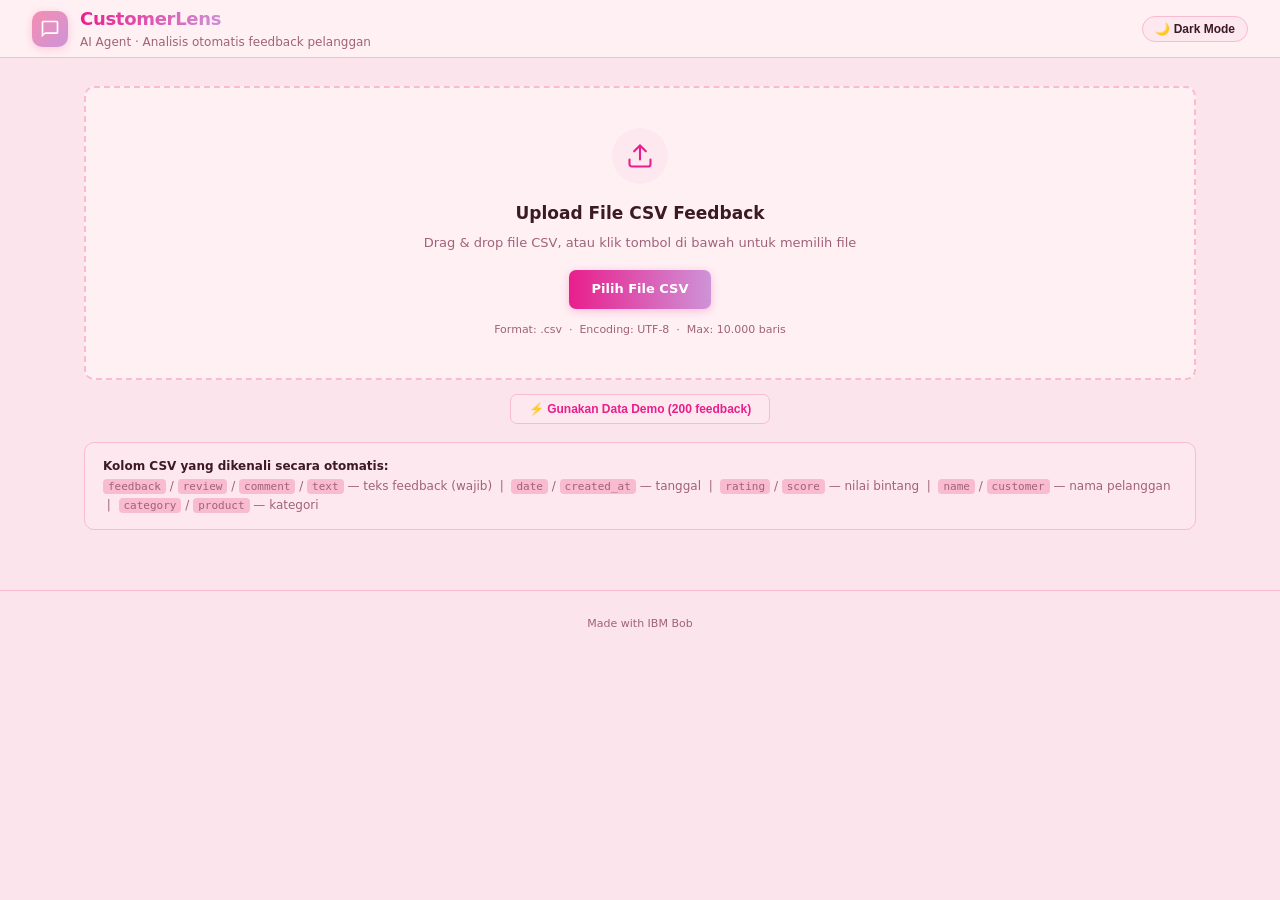
<file: index (5).html>
<!DOCTYPE html>
<html lang="id" id="html-root">
<head>
<meta charset="UTF-8" />
<meta name="viewport" content="width=device-width, initial-scale=1.0" />
<title>CustomerLens</title>
<style>
  *, *::before, *::after { box-sizing: border-box; margin: 0; padding: 0; }

  :root {
    --bg: #fce4ec;
    --surface: #fff0f4;
    --surface2: #fde8ef;
    --border: #f8bbd0;
    --text: #3b1a26;
    --muted: #a0627a;
    --accent: #e91e8c;
    --pos: #d81b60;
    --pos-bg: #fce4ec;
    --neg: #c62828;
    --neg-bg: #ffeaea;
    --neu: #e65100;
    --neu-bg: #fff3e0;
    --purple: #ad1457;
    --purple-bg: #fce4ec;
    --radius: 10px;
    --shadow: 0 1px 6px rgba(233,30,140,0.10);
    --grad-start: #f48fb1;
    --grad-end: #ce93d8;
  }

  /* ── DARK MODE ── */
  html.dark {
    --bg: #1a0a10;
    --surface: #26101a;
    --surface2: #311520;
    --border: #5c2a3a;
    --text: #fce4ec;
    --muted: #f48fb1;
    --shadow: 0 1px 4px rgba(0,0,0,0.5);
    --pos-bg: #1b0d14;
    --neg-bg: #2a0a0a;
    --neu-bg: #2a1500;
    --purple-bg: #1e0a18;
  }
  html.dark .upload-card.drag-over { background: #2a0d1a; }
  html.dark .cs-config-bar { background: #2a0d1a; border-color: #ad1457; }
  html.dark .cs-config-title { color: #f48fb1; }
  html.dark .toast { background: #26101a; }
  html.dark .toast-msg { color: #f48fb1; }
  html.dark .table-search { background: var(--surface2); color: var(--text); }
  html.dark .cs-input { background: var(--surface2); color: var(--text); }

  body {
    font-family: -apple-system, "Segoe UI", system-ui, sans-serif;
    font-size: 14px;
    line-height: 1.6;
    background: var(--bg);
    color: var(--text);
    min-height: 100vh;
  }

  /* ── HEADER ── */
  .header {
    background: var(--surface);
    border-bottom: 1px solid var(--border);
    padding: 0 32px;
    display: flex;
    align-items: center;
    height: 58px;
    gap: 12px;
    position: sticky;
    top: 0;
    z-index: 100;
  }
  .header-logo {
    width: 36px; height: 36px;
    background: linear-gradient(135deg, #f48fb1, #ce93d8);
    border-radius: 10px;
    display: flex; align-items: center; justify-content: center;
    flex-shrink: 0;
    box-shadow: 0 2px 8px rgba(244,143,177,0.4);
  }
  .header-logo svg { width: 20px; height: 20px; fill: #fff; }

  /* Gradient brand name */
  .header-title {
    font-size: 18px; font-weight: 800;
    background: linear-gradient(90deg, #e91e8c, #ce93d8, #f06292);
    -webkit-background-clip: text;
    -webkit-text-fill-color: transparent;
    background-clip: text;
    letter-spacing: -0.3px;
  }
  .header-sub { font-size: 12px; color: var(--muted); }

  /* Dark mode toggle */
  .dark-toggle {
    margin-left: auto; background: var(--surface2); border: 1px solid var(--border);
    border-radius: 20px; padding: 5px 12px; font-size: 12px; font-weight: 600;
    cursor: pointer; color: var(--text); display: flex; align-items: center; gap: 6px;
    white-space: nowrap;
  }
  .dark-toggle:hover { border-color: var(--accent); }

  /* ── LAYOUT ── */
  .main { max-width: 1160px; margin: 0 auto; padding: 28px 24px; }

  /* ── UPLOAD SECTION ── */
  .upload-card {
    background: var(--surface);
    border: 2px dashed var(--border);
    border-radius: var(--radius);
    padding: 40px 32px;
    text-align: center;
    transition: border-color 0.2s, background 0.2s;
    cursor: pointer;
    position: relative;
  }
  .upload-card.drag-over {
    border-color: var(--accent);
    background: #eff6ff;
  }
  .upload-card input[type="file"] {
    position: absolute; inset: 0; opacity: 0; cursor: pointer; width: 100%; height: 100%;
  }
  .upload-icon { width: 56px; height: 56px; background: var(--surface2); border-radius: 50%;
    display: flex; align-items: center; justify-content: center; margin: 0 auto 16px; }
  .upload-icon svg { width: 28px; height: 28px; stroke: var(--accent); }
  .upload-title { font-size: 17px; font-weight: 700; margin-bottom: 6px; }
  .upload-hint { color: var(--muted); font-size: 13px; margin-bottom: 16px; }
  .upload-btn {
    display: inline-block;
    background: linear-gradient(90deg, #e91e8c, #ce93d8);
    color: #fff;
    padding: 9px 22px; border-radius: 7px; font-size: 13px; font-weight: 600;
    cursor: pointer; border: none; pointer-events: none;
    box-shadow: 0 2px 8px rgba(233,30,140,0.25);
  }
  .upload-formats { margin-top: 12px; font-size: 11px; color: var(--muted); }

  /* sample data btn */
  .sample-btn {
    margin-top: 14px; display: inline-block;
    background: var(--surface2); color: var(--accent); border: 1px solid var(--border);
    padding: 7px 18px; border-radius: 7px; font-size: 12px; font-weight: 600;
    cursor: pointer; position: relative; z-index: 2;
  }
  .sample-btn:hover { background: var(--border); }

  /* ── COLUMN FORMAT GUIDE ── */
  .format-guide {
    background: var(--surface2); border: 1px solid var(--border);
    border-radius: var(--radius); padding: 14px 18px; margin-top: 18px;
    font-size: 12px; color: var(--muted); text-align: left;
  }
  .format-guide strong { color: var(--text); }
  .format-guide code {
    background: var(--border); padding: 1px 5px; border-radius: 4px; font-size: 11px;
  }

  /* ── PROGRESS ── */
  #progress-wrap {
    background: var(--surface); border-radius: var(--radius);
    padding: 24px 28px; text-align: center; box-shadow: var(--shadow); margin-top: 24px;
    display: none;
  }
  .progress-bar-track {
    height: 8px; background: var(--border); border-radius: 99px; overflow: hidden; margin: 16px 0 10px;
  }
  .progress-bar-fill {
    height: 100%; background: linear-gradient(90deg, #f48fb1, #e91e8c, #ce93d8);
    border-radius: 99px; width: 0%; transition: width 0.3s;
  }
  .progress-label { font-size: 12px; color: var(--muted); }

  /* ── DASHBOARD ── */
  #dashboard { display: none; margin-top: 28px; }

  /* file info bar */
  .file-bar {
    background: var(--surface); border-radius: var(--radius); box-shadow: var(--shadow);
    padding: 14px 20px; display: flex; align-items: center; gap: 12px; margin-bottom: 20px;
  }
  .file-bar svg { width: 20px; height: 20px; stroke: var(--accent); flex-shrink: 0; }
  .file-bar-name { font-weight: 600; font-size: 14px; }
  .file-bar-meta { font-size: 12px; color: var(--muted); }
  .file-bar-reset {
    margin-left: auto; background: transparent; border: 1px solid var(--border);
    padding: 5px 14px; border-radius: 6px; font-size: 12px; cursor: pointer; color: var(--muted);
  }
  .file-bar-reset:hover { border-color: var(--neg); color: var(--neg); }

  /* KPI cards */
  .kpi-grid { display: grid; grid-template-columns: repeat(4, 1fr); gap: 14px; margin-bottom: 20px; }
  @media (max-width: 760px) { .kpi-grid { grid-template-columns: repeat(2, 1fr); } }
  .kpi-card {
    background: var(--surface); border-radius: var(--radius); box-shadow: var(--shadow);
    padding: 18px 20px;
  }
  .kpi-label { font-size: 11px; font-weight: 600; text-transform: uppercase; letter-spacing: .6px; color: var(--muted); margin-bottom: 6px; }
  .kpi-value { font-size: 30px; font-weight: 800; line-height: 1; }
  .kpi-sub { font-size: 12px; color: var(--muted); margin-top: 4px; }
  .kpi-pos .kpi-value {
    background: linear-gradient(90deg, #e91e8c, #f06292);
    -webkit-background-clip: text; -webkit-text-fill-color: transparent; background-clip: text;
  }
  .kpi-neg .kpi-value { color: var(--neg); }
  .kpi-neu .kpi-value { color: var(--neu); }
  .kpi-total .kpi-value {
    background: linear-gradient(90deg, #e91e8c, #ce93d8);
    -webkit-background-clip: text; -webkit-text-fill-color: transparent; background-clip: text;
  }

  /* charts row */
  .charts-grid { display: grid; grid-template-columns: 1fr 1fr; gap: 16px; margin-bottom: 20px; }
  @media (max-width: 720px) { .charts-grid { grid-template-columns: 1fr; } }
  .chart-card {
    background: var(--surface); border-radius: var(--radius); box-shadow: var(--shadow);
    padding: 20px;
  }
  .chart-title { font-size: 13px; font-weight: 700; margin-bottom: 14px; color: var(--text); }

  /* SVG charts */
  .chart-svg { width: 100%; display: block; }

  /* themes grid */
  .themes-grid { display: grid; grid-template-columns: 1fr 1fr; gap: 16px; margin-bottom: 20px; }
  @media (max-width: 720px) { .themes-grid { grid-template-columns: 1fr; } }

  /* theme bars */
  .theme-bar-item { display: flex; align-items: center; gap: 10px; margin-bottom: 9px; }
  .theme-bar-label { width: 110px; font-size: 12px; color: var(--text); flex-shrink: 0; white-space: nowrap; overflow: hidden; text-overflow: ellipsis; }
  .theme-bar-track { flex: 1; height: 8px; background: var(--border); border-radius: 99px; overflow: hidden; }
  .theme-bar-fill { height: 100%; border-radius: 99px; background: var(--accent); }
  .theme-bar-count { width: 30px; text-align: right; font-size: 12px; color: var(--muted); }

  /* insights */
  .insights-card {
    background: var(--surface); border-radius: var(--radius); box-shadow: var(--shadow);
    padding: 20px; margin-bottom: 20px;
  }
  .insights-title { font-size: 14px; font-weight: 700; margin-bottom: 14px; display: flex; align-items: center; gap: 8px; }
  .insights-title span { font-size: 16px; }
  .insight-item {
    display: flex; gap: 12px; padding: 12px 14px; border-radius: 8px;
    margin-bottom: 9px; align-items: flex-start;
  }
  .insight-item.urgent { background: var(--neg-bg); border-left: 3px solid var(--neg); }
  .insight-item.positive { background: var(--pos-bg); border-left: 3px solid var(--pos); }
  .insight-item.neutral { background: var(--neu-bg); border-left: 3px solid var(--neu); }
  .insight-item.info { background: var(--purple-bg); border-left: 3px solid var(--purple); }
  .insight-icon { font-size: 18px; flex-shrink: 0; line-height: 1.4; }
  .insight-text { font-size: 13px; line-height: 1.5; }
  .insight-text strong { display: block; font-size: 13px; margin-bottom: 2px; }

  /* word cloud */
  .word-cloud { display: flex; flex-wrap: wrap; gap: 8px; padding: 4px 0; }
  .word-tag {
    padding: 4px 10px; border-radius: 20px; font-size: 12px; font-weight: 600;
    background: var(--surface2); color: var(--text); border: 1px solid var(--border);
  }

  /* feedback table */
  .table-card {
    background: var(--surface); border-radius: var(--radius); box-shadow: var(--shadow);
    padding: 20px; margin-bottom: 20px; overflow: hidden;
  }
  .table-header-row { display: flex; justify-content: space-between; align-items: center; margin-bottom: 14px; }
  .table-search {
    border: 1px solid var(--border); border-radius: 7px; padding: 7px 12px;
    font-size: 13px; width: 240px; outline: none;
    font-family: inherit;
  }
  .table-search:focus { border-color: var(--accent); }
  .filter-pills { display: flex; gap: 6px; }
  .filter-pill {
    padding: 5px 12px; border-radius: 20px; font-size: 12px; font-weight: 600;
    border: 1px solid var(--border); cursor: pointer; background: var(--surface2);
    color: var(--muted);
  }
  .filter-pill.active-all { background: var(--accent); color: #fff; border-color: var(--accent); }
  .filter-pill.active-pos { background: var(--pos-bg); color: var(--pos); border-color: var(--pos); }
  .filter-pill.active-neg { background: var(--neg-bg); color: var(--neg); border-color: var(--neg); }
  .filter-pill.active-neu { background: var(--neu-bg); color: var(--neu); border-color: var(--neu); }

  table { width: 100%; border-collapse: collapse; font-size: 13px; }
  thead th {
    text-align: left; font-size: 11px; font-weight: 700; text-transform: uppercase;
    letter-spacing: .5px; color: var(--muted); padding: 8px 10px;
    border-bottom: 2px solid var(--border);
  }
  tbody tr:hover { background: var(--surface2); }
  tbody td { padding: 10px 10px; border-bottom: 1px solid var(--border); vertical-align: top; }
  .badge {
    display: inline-block; padding: 2px 9px; border-radius: 20px;
    font-size: 11px; font-weight: 700; white-space: nowrap;
  }
  .badge-pos { background: var(--pos-bg); color: var(--pos); }
  .badge-neg { background: var(--neg-bg); color: var(--neg); }
  .badge-neu { background: var(--neu-bg); color: var(--neu); }
  .score-bar { display: flex; align-items: center; gap: 6px; }
  .score-mini { width: 50px; height: 5px; background: var(--border); border-radius: 99px; overflow: hidden; }
  .score-mini-fill { height: 100%; border-radius: 99px; }
  .text-cell { max-width: 280px; }
  .theme-chip {
    display: inline-block; background: var(--purple-bg); color: var(--purple);
    font-size: 10px; font-weight: 600; padding: 1px 7px; border-radius: 20px; margin-right: 3px; margin-top: 2px;
  }

  /* pagination */
  .pagination { display: flex; justify-content: center; align-items: center; gap: 6px; margin-top: 14px; }
  .page-btn {
    padding: 5px 11px; border: 1px solid var(--border); border-radius: 6px;
    font-size: 12px; cursor: pointer; background: var(--surface2);
  }
  .page-btn:hover, .page-btn.active { background: var(--accent); color: #fff; border-color: var(--accent); }
  .page-info { font-size: 12px; color: var(--muted); }

  /* empty state */
  .empty { text-align: center; padding: 40px; color: var(--muted); font-size: 13px; }

  /* footer */
  .footer {
    text-align: center; padding: 24px 0 28px;
    font-size: 11px; color: var(--muted); border-top: 1px solid var(--border);
    margin-top: 32px;
  }

  /* ── NPS GAUGE ── */
  .nps-gauge-wrap { text-align: center; padding: 8px 0; }
  .nps-value { font-size: 40px; font-weight: 900; line-height: 1; }
  .nps-value.great { color: var(--pos); }
  .nps-value.ok { color: var(--neu); }
  .nps-value.poor { color: var(--neg); }
  .nps-label { font-size: 11px; font-weight: 700; text-transform: uppercase; letter-spacing: .6px; margin-top: 4px; }
  .nps-bar-wrap { margin: 10px 0 6px; height: 10px; background: var(--border); border-radius: 99px; overflow: hidden; position: relative; }
  .nps-bar-fill { height: 100%; border-radius: 99px; transition: width .6s ease; }
  .nps-desc { font-size: 11px; color: var(--muted); }

  /* ── TOP KELUHAN ── */
  .complaint-item {
    display: flex; align-items: center; gap: 10px;
    padding: 9px 12px; border-radius: 8px; margin-bottom: 7px;
    background: var(--surface2); border: 1px solid var(--border);
  }
  .complaint-rank { font-size: 16px; font-weight: 900; width: 26px; text-align: center; flex-shrink: 0; color: var(--neg); }
  .complaint-text { flex: 1; font-size: 12px; line-height: 1.4; }
  .complaint-count { font-size: 11px; font-weight: 700; color: var(--muted); white-space: nowrap; }

  /* ── RIWAYAT ── */
  .history-card {
    background: var(--surface); border-radius: var(--radius); box-shadow: var(--shadow);
    padding: 20px; margin-bottom: 20px;
  }
  .history-title { font-size: 13px; font-weight: 700; margin-bottom: 12px; display: flex; align-items: center; justify-content: space-between; }
  .history-clear-btn {
    font-size: 11px; color: var(--neg); background: none; border: none; cursor: pointer; font-weight: 600;
  }
  .history-empty { font-size: 12px; color: var(--muted); text-align: center; padding: 16px 0; }
  .history-item {
    display: flex; align-items: center; gap: 10px; padding: 9px 12px;
    border-radius: 8px; margin-bottom: 6px; border: 1px solid var(--border);
    background: var(--surface2); cursor: pointer;
  }
  .history-item:hover { border-color: var(--accent); }
  .history-item-icon { font-size: 16px; flex-shrink: 0; }
  .history-item-name { font-size: 13px; font-weight: 600; flex: 1; }
  .history-item-meta { font-size: 11px; color: var(--muted); }
  .history-badges { display: flex; gap: 5px; }
  .history-badge { font-size: 10px; font-weight: 700; padding: 1px 7px; border-radius: 20px; }
  .hb-pos { background: var(--pos-bg); color: var(--pos); }
  .hb-neg { background: var(--neg-bg); color: var(--neg); }

  /* ── EXPORT BTN ── */
  .export-row { display: flex; gap: 10px; margin-bottom: 20px; flex-wrap: wrap; }
  .export-btn {
    background: var(--surface); border: 1px solid var(--border); border-radius: 8px;
    padding: 9px 16px; font-size: 12px; font-weight: 600; cursor: pointer; color: var(--text);
    display: flex; align-items: center; gap: 7px;
  }
  .export-btn:hover { border-color: var(--accent); color: var(--accent); }
  .export-btn svg { width: 14px; height: 14px; stroke: currentColor; fill: none; stroke-width: 2; stroke-linecap: round; }

  /* CS CONFIG PANEL */
  .cs-config-bar {
    background: #fffbeb; border: 1px solid #fde68a;
    border-radius: var(--radius); padding: 14px 20px;
    display: flex; align-items: center; gap: 14px; margin-bottom: 20px;
    flex-wrap: wrap;
  }
  .cs-config-bar label { font-size: 12px; font-weight: 600; color: var(--text); white-space: nowrap; }
  .cs-input {
    border: 1px solid var(--border); border-radius: 7px;
    padding: 6px 11px; font-size: 13px; outline: none; font-family: inherit;
    width: 180px;
  }
  .cs-input:focus { border-color: var(--accent); }
  .cs-config-title { font-size: 13px; font-weight: 700; color: #92400e; white-space: nowrap; }
  .cs-config-icon { font-size: 18px; flex-shrink: 0; }
  .notif-btn {
    background: linear-gradient(90deg, #e91e8c, #ce93d8);
    color: #fff; border: none;
    padding: 7px 16px; border-radius: 7px; font-size: 12px; font-weight: 600;
    cursor: pointer; white-space: nowrap;
    box-shadow: 0 2px 8px rgba(233,30,140,0.2);
  }
  .notif-btn:hover { opacity: 0.88; }
  .notif-btn.granted { background: linear-gradient(90deg, #d81b60, #ad1457); }
  .notif-status { font-size: 11px; color: var(--muted); }

  /* WA BUTTON IN INSIGHT */
  .wa-btn {
    display: inline-flex; align-items: center; gap: 5px;
    background: #25d366; color: #fff; border: none;
    padding: 5px 13px; border-radius: 6px; font-size: 12px; font-weight: 600;
    cursor: pointer; margin-top: 7px; text-decoration: none;
    white-space: nowrap;
  }
  .wa-btn:hover { background: #1da851; }

  /* TOAST NOTIFICATION */
  .toast-wrap {
    position: fixed; top: 70px; right: 20px; z-index: 9999;
    display: flex; flex-direction: column; gap: 8px; pointer-events: none;
  }
  .toast {
    background: #1f2328; color: #fff; padding: 12px 18px;
    border-radius: 10px; font-size: 13px; max-width: 320px;
    box-shadow: 0 4px 16px rgba(0,0,0,0.18);
    pointer-events: auto; display: flex; gap: 10px; align-items: flex-start;
    animation: slideIn .25s ease;
  }
  .toast.toast-urgent { border-left: 4px solid var(--neg); }
  .toast.toast-ok { border-left: 4px solid var(--pos); }
  .toast-icon { font-size: 18px; flex-shrink: 0; }
  .toast-body { flex: 1; line-height: 1.4; }
  .toast-title { font-weight: 700; font-size: 13px; }
  .toast-msg { font-size: 12px; color: #adb5bd; margin-top: 2px; }
  .toast-close { background: none; border: none; color: #adb5bd; cursor: pointer; font-size: 16px; flex-shrink: 0; line-height: 1; }
  @keyframes slideIn { from { opacity:0; transform: translateX(30px); } to { opacity:1; transform: translateX(0); } }
</style>
</head>
<body>

<!-- TOAST CONTAINER -->
<div class="toast-wrap" id="toast-wrap"></div>

<!-- HEADER -->
<header class="header">
  <div class="header-logo">
    <svg viewBox="0 0 24 24"><path d="M20 2H4c-1.1 0-2 .9-2 2v18l4-4h14c1.1 0 2-.9 2-2V4c0-1.1-.9-2-2-2zm0 14H6l-2 2V4h16v12z"/></svg>
  </div>
  <div>
    <div class="header-title">CustomerLens</div>
    <div class="header-sub">AI Agent · Analisis otomatis feedback pelanggan</div>
  </div>
  <button class="dark-toggle" id="dark-toggle-btn">🌙 Dark Mode</button>
</header>

<div class="main">

  <!-- UPLOAD -->
  <div id="upload-section">
    <div class="upload-card" id="drop-zone">
      <input type="file" id="csv-file" accept=".csv,.txt" />
      <div class="upload-icon">
        <svg viewBox="0 0 24 24" fill="none" stroke-width="1.8" stroke-linecap="round" stroke-linejoin="round">
          <path d="M21 15v4a2 2 0 0 1-2 2H5a2 2 0 0 1-2-2v-4"/><polyline points="17 8 12 3 7 8"/><line x1="12" y1="3" x2="12" y2="15"/>
        </svg>
      </div>
      <div class="upload-title">Upload File CSV Feedback</div>
      <div class="upload-hint">Drag & drop file CSV, atau klik tombol di bawah untuk memilih file</div>
      <span class="upload-btn">Pilih File CSV</span>
      <div class="upload-formats">Format: .csv &nbsp;·&nbsp; Encoding: UTF-8 &nbsp;·&nbsp; Max: 10.000 baris</div>
    </div>
    <div style="text-align:center">
      <button class="sample-btn" id="demo-btn">⚡ Gunakan Data Demo (200 feedback)</button>
    </div>
    <div class="format-guide">
      <strong>Kolom CSV yang dikenali secara otomatis:</strong><br/>
      <code>feedback</code> / <code>review</code> / <code>comment</code> / <code>text</code> — teks feedback (wajib) &nbsp;|&nbsp;
      <code>date</code> / <code>created_at</code> — tanggal &nbsp;|&nbsp;
      <code>rating</code> / <code>score</code> — nilai bintang &nbsp;|&nbsp;
      <code>name</code> / <code>customer</code> — nama pelanggan &nbsp;|&nbsp;
      <code>category</code> / <code>product</code> — kategori
    </div>
  </div>

  <!-- PROGRESS -->
  <div id="progress-wrap">
    <div style="font-weight:700;font-size:15px" id="progress-title">Menganalisis feedback…</div>
    <div class="progress-bar-track"><div class="progress-bar-fill" id="progress-bar"></div></div>
    <div class="progress-label" id="progress-label">Memuat data…</div>
  </div>

  <!-- DASHBOARD -->
  <div id="dashboard">

    <!-- CS CONFIG BAR -->
    <div class="cs-config-bar">
      <span class="cs-config-icon">👤</span>
      <span class="cs-config-title">Konfigurasi CS Penanggung Jawab</span>
      <label>Nama CS:</label>
      <input class="cs-input" id="cs-name" type="text" placeholder="cth: Rina Dewi" />
      <label>No. WhatsApp:</label>
      <input class="cs-input" id="cs-phone" type="text" placeholder="cth: 628123456789" style="width:160px" />
      <button class="notif-btn" id="notif-perm-btn">🔔 Aktifkan Notifikasi</button>
      <span class="notif-status" id="notif-status">Notifikasi belum diaktifkan</span>
    </div>

    <!-- File bar -->
    <div class="file-bar">
      <svg viewBox="0 0 24 24" fill="none" stroke-width="1.8" stroke-linecap="round" stroke-linejoin="round">
        <path d="M14 2H6a2 2 0 0 0-2 2v16a2 2 0 0 0 2 2h12a2 2 0 0 0 2-2V8z"/><polyline points="14 2 14 8 20 8"/>
      </svg>
      <div>
        <div class="file-bar-name" id="file-name-label">—</div>
        <div class="file-bar-meta" id="file-meta-label">—</div>
      </div>
      <button class="file-bar-reset" id="reset-btn">↩ Upload File Baru</button>
    </div>

    <!-- EXPORT ROW -->
    <div class="export-row">
      <button class="export-btn" id="export-csv-btn">
        <svg viewBox="0 0 24 24"><path d="M21 15v4a2 2 0 0 1-2 2H5a2 2 0 0 1-2-2v-4"/><polyline points="7 10 12 15 17 10"/><line x1="12" y1="15" x2="12" y2="3"/></svg>
        Export CSV Hasil
      </button>
      <button class="export-btn" id="copy-summary-btn">
        <svg viewBox="0 0 24 24"><rect x="9" y="9" width="13" height="13" rx="2"/><path d="M5 15H4a2 2 0 0 1-2-2V4a2 2 0 0 1 2-2h9a2 2 0 0 1 2 2v1"/></svg>
        Salin Ringkasan
      </button>
    </div>

    <!-- KPI -->
    <div class="kpi-grid">
      <div class="kpi-card kpi-total">
        <div class="kpi-label">Total Feedback</div>
        <div class="kpi-value" id="kpi-total">0</div>
        <div class="kpi-sub" id="kpi-total-sub">—</div>
      </div>
      <div class="kpi-card kpi-pos">
        <div class="kpi-label">Positif</div>
        <div class="kpi-value" id="kpi-pos">0%</div>
        <div class="kpi-sub" id="kpi-pos-sub">—</div>
      </div>
      <div class="kpi-card kpi-neg">
        <div class="kpi-label">Negatif</div>
        <div class="kpi-value" id="kpi-neg">0%</div>
        <div class="kpi-sub" id="kpi-neg-sub">—</div>
      </div>
      <div class="kpi-card kpi-neu">
        <div class="kpi-label">Rata-rata Rating</div>
        <div class="kpi-value" id="kpi-rating">—</div>
        <div class="kpi-sub" id="kpi-rating-sub">—</div>
      </div>
    </div>

    <!-- Charts row -->
    <div class="charts-grid">
      <div class="chart-card">
        <div class="chart-title">Distribusi Sentimen</div>
        <svg class="chart-svg" id="pie-chart" viewBox="0 0 280 200"></svg>
      </div>
      <div class="chart-card">
        <div class="chart-title">Tren Sentimen per Waktu</div>
        <svg class="chart-svg" id="trend-chart" viewBox="0 0 360 180"></svg>
      </div>
    </div>

    <!-- Themes + Word Cloud -->
    <div class="themes-grid">
      <div class="chart-card">
        <div class="chart-title">Tema Utama Feedback</div>
        <div id="theme-bars"></div>
      </div>
      <div class="chart-card">
        <div class="chart-title">Kata Kunci Populer</div>
        <div class="word-cloud" id="word-cloud"></div>
      </div>
    </div>

    <!-- NPS + Top Keluhan row -->
    <div class="charts-grid">
      <div class="chart-card">
        <div class="chart-title">Skor NPS (Net Promoter Score)</div>
        <div class="nps-gauge-wrap">
          <div class="nps-value" id="nps-value">—</div>
          <div class="nps-label" id="nps-label">Menunggu data…</div>
          <div class="nps-bar-wrap"><div class="nps-bar-fill" id="nps-bar" style="width:0%"></div></div>
          <div class="nps-desc" id="nps-desc">NPS = % Promoter − % Detractor (berdasarkan rating)</div>
        </div>
      </div>
      <div class="chart-card">
        <div class="chart-title">🔴 Top 5 Keluhan Terbanyak</div>
        <div id="top-complaints"></div>
      </div>
    </div>

    <!-- Insights -->
    <div class="insights-card">
      <div class="insights-title"><span>💡</span> Business Insights &amp; Notifikasi CS</div>
      <div id="insights-list"></div>
    </div>

    <!-- Table -->
    <div class="table-card">
      <div class="table-header-row">
        <div class="chart-title" style="margin:0">Detail Feedback</div>
        <div style="display:flex;gap:10px;align-items:center;flex-wrap:wrap">
          <input class="table-search" id="search-input" type="text" placeholder="Cari teks feedback…" />
          <div class="filter-pills">
            <button class="filter-pill active-all" data-filter="all">Semua</button>
            <button class="filter-pill" data-filter="positive">Positif</button>
            <button class="filter-pill" data-filter="negative">Negatif</button>
            <button class="filter-pill" data-filter="neutral">Netral</button>
          </div>
        </div>
      </div>
      <div style="overflow-x:auto">
        <table>
          <thead>
            <tr>
              <th>#</th>
              <th>Feedback</th>
              <th>Sentimen</th>
              <th>Skor</th>
              <th>Tema</th>
              <th>Rating</th>
              <th>Tanggal</th>
            </tr>
          </thead>
          <tbody id="feedback-table-body"></tbody>
        </table>
      </div>
      <div class="pagination" id="pagination"></div>
    </div>
    <!-- Riwayat Analisis -->
    <div class="history-card" id="history-section" style="display:none">
      <div class="history-title">
        <span>🕘 Riwayat Analisis</span>
        <button class="history-clear-btn" id="history-clear-btn">Hapus Semua</button>
      </div>
      <div id="history-list"></div>
    </div>

  </div>

</div><!-- /main -->

<footer class="footer">Made with IBM Bob</footer>

<script>
// ─────────────────────────────────────────
//  SENTIMENT ENGINE
// ─────────────────────────────────────────
const POS_WORDS = [
  'bagus','baik','memuaskan','puas','luar biasa','keren','mantap','hebat','sempurna',
  'excellent','great','good','amazing','awesome','fantastic','wonderful','best','love',
  'suka','senang','terima kasih','terimakasih','mudah','cepat','ramah','helpful',
  'profesional','berkualitas','terbaik','recommended','rekomen','top','nice','clear',
  'friendly','fast','quick','smooth','comfortable','happy','satisfied','thank','thanks',
  'mudah digunakan','sangat baik','sangat puas','sangat membantu','memuaskan'
];
const NEG_WORDS = [
  'buruk','jelek','kecewa','mengecewakan','parah','payah','gagal','error','rusak',
  'bad','poor','terrible','horrible','worst','awful','hate','disappointed','annoying',
  'lambat','lama','susah','sulit','mahal','tidak puas','tidak membantu','tidak ramah',
  'masalah','kendala','problem','trouble','issue','broken','crash','fail','failed',
  'slow','expensive','useless','waste','bother','frustrating','confusing','misleading',
  'tidak bisa','tidak jalan','tidak berfungsi','tidak sesuai','tidak oke','tidak ok'
];
const NEGATION = ['tidak','bukan','jangan','ga','gak','nggak','tak','belum','no','not','never','without'];

const THEMES = {
  'Produk': ['produk','barang','item','kualitas','quality','material','bahan','spesifikasi','spec'],
  'Pelayanan': ['pelayanan','layanan','service','cs','customer service','staf','staff','admin','petugas','respon','response'],
  'Pengiriman': ['pengiriman','kirim','delivery','kurir','ekspedisi','paket','tiba','sampai','shipping','logistik'],
  'Harga': ['harga','price','murah','mahal','nilai','value','cost','biaya','tarif','promo','diskon','discount'],
  'Aplikasi': ['aplikasi','app','website','web','platform','ui','interface','fitur','feature','login','error'],
  'Pembayaran': ['bayar','payment','transfer','refund','tagihan','invoice','billing','kasir'],
  'Keterlambatan': ['terlambat','telat','delay','lambat','lama','slow','nunggu','tunggu'],
  'Komunikasi': ['komunikasi','info','informasi','jelaskan','penjelasan','konfirmasi','notifikasi','update'],
};

function tokenize(text) {
  return text.toLowerCase().replace(/[^a-z0-9 ]/g, ' ').split(/\s+/).filter(Boolean);
}

function analyzeSentiment(text) {
  const tokens = tokenize(text);
  let score = 0;
  for (let i = 0; i < tokens.length; i++) {
    const t = tokens[i];
    const prev = tokens[i - 1] || '';
    const negated = NEGATION.includes(prev);
    if (POS_WORDS.some(w => t.includes(w) || (t + ' ' + (tokens[i+1]||'')).includes(w))) {
      score += negated ? -1 : 1;
    }
    if (NEG_WORDS.some(w => t.includes(w) || (t + ' ' + (tokens[i+1]||'')).includes(w))) {
      score += negated ? 1 : -1;
    }
  }
  // also check bigrams in original text
  const lc = text.toLowerCase();
  POS_WORDS.forEach(w => { if (lc.includes(w)) score += 0.5; });
  NEG_WORDS.forEach(w => { if (lc.includes(w)) score -= 0.5; });

  const norm = Math.max(-1, Math.min(1, score / 3));
  if (norm > 0.1) return { label: 'positive', score: norm };
  if (norm < -0.1) return { label: 'negative', score: norm };
  return { label: 'neutral', score: norm };
}

function extractThemes(text) {
  const lc = text.toLowerCase();
  const found = [];
  for (const [theme, keywords] of Object.entries(THEMES)) {
    if (keywords.some(k => lc.includes(k))) found.push(theme);
  }
  return found.length ? found : ['Umum'];
}

function extractTopWords(records) {
  const STOPWORDS = new Set(['yang','dan','di','ke','dari','untuk','dengan','ini','itu','ada','tidak',
    'saya','kami','kita','bisa','akan','sudah','juga','lebih','sangat','tapi','but','the','and',
    'is','are','was','in','of','to','a','an','it','for','i','my','me','we','our','you','your',
    'have','has','they','was','be','on','at','by','or','as','so','if','do','did','get']);
  const freq = {};
  records.forEach(r => {
    tokenize(r.text).forEach(w => {
      if (w.length > 3 && !STOPWORDS.has(w)) freq[w] = (freq[w] || 0) + 1;
    });
  });
  return Object.entries(freq).sort((a,b) => b[1]-a[1]).slice(0, 30);
}

// ─────────────────────────────────────────
//  CSV PARSER
// ─────────────────────────────────────────
function parseCSV(raw) {
  const lines = raw.trim().split(/\r?\n/);
  const header = lines[0].split(',').map(h => h.replace(/^"|"$/g,'').trim().toLowerCase());

  const colIdx = (names) => { for (const n of names) { const i = header.indexOf(n); if (i >= 0) return i; } return -1; };
  const textCol  = colIdx(['feedback','review','comment','text','message','ulasan','komentar','isi']);
  const dateCol  = colIdx(['date','created_at','tanggal','waktu','time','timestamp']);
  const ratingCol= colIdx(['rating','score','bintang','stars','nilai']);
  const nameCol  = colIdx(['name','customer','pelanggan','nama','user']);
  const catCol   = colIdx(['category','product','kategori','produk','type','tipe']);

  if (textCol < 0) throw new Error('Kolom teks tidak ditemukan. Pastikan ada kolom: feedback / review / comment / text');

  const records = [];
  for (let i = 1; i < lines.length; i++) {
    const cols = splitCSVLine(lines[i]);
    const text = (cols[textCol] || '').replace(/^"|"$/g,'').trim();
    if (!text) continue;
    records.push({
      id: i,
      text,
      date: dateCol >= 0 ? (cols[dateCol] || '').replace(/^"|"$/g,'').trim() : '',
      rating: ratingCol >= 0 ? parseFloat(cols[ratingCol]) || null : null,
      name: nameCol >= 0 ? (cols[nameCol] || '').replace(/^"|"$/g,'').trim() : '',
      category: catCol >= 0 ? (cols[catCol] || '').replace(/^"|"$/g,'').trim() : '',
    });
  }
  return records;
}

function splitCSVLine(line) {
  const result = []; let cur = ''; let inQ = false;
  for (let i = 0; i < line.length; i++) {
    const c = line[i];
    if (c === '"') { inQ = !inQ; }
    else if (c === ',' && !inQ) { result.push(cur); cur = ''; }
    else cur += c;
  }
  result.push(cur);
  return result;
}

// ─────────────────────────────────────────
//  DEMO DATA GENERATOR
// ─────────────────────────────────────────
function generateDemo() {
  const positives = [
    'Pelayanan sangat ramah dan cepat, saya sangat puas!','Produk berkualitas tinggi sesuai deskripsi, recommended banget',
    'Pengiriman cepat, paket aman, terima kasih!','Aplikasi mudah digunakan dan fiturnya lengkap',
    'Harga murah kualitas terjamin, mantap jiwa!','CS responsif dan sangat membantu, top banget',
    'Barang tiba sehari setelah order, luar biasa','Sangat memuaskan, pasti beli lagi di sini',
    'Keren banget produknya, sesuai ekspektasi saya','Pengalaman belanja yang menyenangkan, staf sangat profesional',
    'Kualitas produk excellent, harga bersaing','Pengiriman tepat waktu, kondisi barang sempurna',
    'Aplikasi smooth tidak ada bug, pengalaman belanja menyenangkan','Customer service sangat helpful dan fast response',
    'Sangat bagus, melebihi ekspektasi saya!','Top! Suka banget sama pelayanannya',
    'Barang bagus, sesuai foto, aman sampai tujuan','Great service, highly recommended!',
    'Produk amazing kualitasnya, pasti repeat order','Wonderful experience, staf friendly dan profesional'
  ];
  const negatives = [
    'Pengiriman sangat lama, hampir 2 minggu baru sampai','Produk tidak sesuai deskripsi, sangat kecewa',
    'CS sulit dihubungi, respon lambat sekali','Aplikasi error terus, tidak bisa login sama sekali',
    'Harga mahal tapi kualitas buruk, sangat mengecewakan','Barang rusak saat tiba, pengemasan parah',
    'Refund susah banget diproses, sangat lambat','Masalah dengan pembayaran, tagihan tidak sesuai',
    'Produk jelek, tidak berkualitas, mau komplain','Pelayanan mengecewakan, staf tidak ramah sama sekali',
    'Paket hilang, tidak ada info dari kurir','Website down terus, tidak bisa akses',
    'Banyak masalah dengan pesanan saya, sangat frustrating','Kualitas terrible, tidak worth it harganya',
    'Sangat kecewa dengan pelayanan, tidak profesional','Barang tidak datang padahal sudah bayar',
    'Customer service tidak membantu sama sekali','Aplikasi crash terus, bad experience',
    'Harga naik tiba-tiba tanpa pemberitahuan','Produk broken saat dibuka, packaging buruk'
  ];
  const neutrals = [
    'Produk standar, sesuai harga yang dibayar','Pengiriman cukup cepat, tidak ada masalah berarti',
    'Pelayanan biasa saja, lumayan lah','Aplikasi ada beberapa bug minor tapi masih bisa digunakan',
    'Harga agak mahal tapi kualitas cukup oke','Barang sampai, kondisi oke, tidak ada keluhan khusus',
    'CS merespon tapi agak lama, bisa ditingkatkan','Produk sesuai deskripsi, tidak lebih tidak kurang',
    'Pengalaman belanja cukup baik, bisa lebih baik lagi','Fitur aplikasi cukup lengkap walau perlu improvement',
    'Standar saja, tidak terlalu istimewa','Bisa diterima, meski ada beberapa hal yang perlu diperbaiki',
    'Rating 3 dari 5, cukup untuk kebutuhan sehari-hari','Lumayan, tapi ekspektasi saya lebih tinggi',
    'Tidak ada masalah, tapi tidak ada yang spesial juga','Pengiriman agak telat tapi akhirnya sampai juga'
  ];
  const categories = ['Elektronik','Pakaian','Makanan','Kecantikan','Olahraga','Furniture'];
  const names = ['Andi','Budi','Citra','Dewi','Eka','Fani','Gita','Hendra','Indah','Joko',
                 'Kartika','Lina','Maya','Nina','Oki','Putri','Rudi','Sari','Tono','Umi'];

  const rows = [['feedback','rating','date','name','category']];
  const now = new Date();
  for (let i = 0; i < 200; i++) {
    const r = Math.random();
    let text, rating;
    if (r < 0.5) { text = positives[i % positives.length]; rating = Math.floor(Math.random()*2)+4; }
    else if (r < 0.75) { text = negatives[i % negatives.length]; rating = Math.floor(Math.random()*2)+1; }
    else { text = neutrals[i % neutrals.length]; rating = 3; }
    const d = new Date(now); d.setDate(d.getDate() - Math.floor(Math.random()*90));
    const dateStr = d.toISOString().split('T')[0];
    const name = names[i % names.length];
    const cat = categories[i % categories.length];
    rows.push([`"${text}"`, rating, dateStr, name, cat]);
  }
  return rows.map(r => r.join(',')).join('\n');
}

// ─────────────────────────────────────────
//  CHART RENDERERS (pure SVG)
// ─────────────────────────────────────────
function renderPieChart(svgEl, data) {
  const total = data.reduce((s,d) => s + d.value, 0);
  if (!total) return;
  const cx = 88, cy = 100, r = 72;
  let startAngle = -Math.PI / 2;
  let svgHtml = '';

  data.forEach(d => {
    const angle = (d.value / total) * Math.PI * 2;
    const endAngle = startAngle + angle;
    const x1 = cx + r * Math.cos(startAngle), y1 = cy + r * Math.sin(startAngle);
    const x2 = cx + r * Math.cos(endAngle), y2 = cy + r * Math.sin(endAngle);
    const large = angle > Math.PI ? 1 : 0;
    svgHtml += `<path d="M${cx},${cy} L${x1},${y1} A${r},${r} 0 ${large},1 ${x2},${y2} Z" fill="${d.color}" stroke="#fff" stroke-width="2"/>`;
    startAngle = endAngle;
  });

  // legend — spasi lebih longgar, posisi lebih ke kanan & tengah vertikal
  const legStartY = 44;
  const legSpacing = 38;
  data.forEach((d, i) => {
    const pct = ((d.value / total) * 100).toFixed(1);
    const y = legStartY + i * legSpacing;
    svgHtml += `<rect x="176" y="${y}" width="13" height="13" rx="3" fill="${d.color}"/>`;
    svgHtml += `<text x="195" y="${y + 11}" font-size="12" font-family="system-ui" fill="#1f2328">${d.label}</text>`;
    svgHtml += `<text x="195" y="${y + 25}" font-size="11" font-family="system-ui" fill="#57606a" font-weight="600">${pct}%</text>`;
  });

  svgEl.innerHTML = svgHtml;
}

function renderTrendChart(svgEl, records) {
  // group by month
  const byMonth = {};
  records.forEach(r => {
    let key = 'Unknown';
    if (r.date) {
      const d = new Date(r.date);
      if (!isNaN(d)) key = d.toISOString().slice(0,7);
    }
    if (!byMonth[key]) byMonth[key] = {positive:0,negative:0,neutral:0};
    byMonth[key][r.sentiment.label]++;
  });

  const months = Object.keys(byMonth).filter(k=>k!=='Unknown').sort().slice(-6);
  if (months.length < 2) {
    svgEl.innerHTML = `<text x="180" y="90" text-anchor="middle" font-size="12" fill="#57606a">Data tanggal tidak cukup untuk tren</text>`;
    return;
  }

  const W = 360, H = 180, padL = 40, padR = 20, padT = 20, padB = 40;
  const cW = W - padL - padR, cH = H - padT - padB;
  const maxVal = Math.max(...months.map(m => byMonth[m].positive + byMonth[m].negative + byMonth[m].neutral));

  const xPts = months.map((m,i) => padL + (i/(months.length-1))*cW);
  const yPos = months.map(m => padT + cH - (byMonth[m].positive/maxVal)*cH);
  const yNeg = months.map(m => padT + cH - (byMonth[m].negative/maxVal)*cH);

  const line = (pts, color) => {
    const d = pts.map((y,i) => `${i===0?'M':'L'}${xPts[i]},${y}`).join(' ');
    return `<path d="${d}" fill="none" stroke="${color}" stroke-width="2.5" stroke-linecap="round" stroke-linejoin="round"/>`;
  };
  const dots = (pts, color) => pts.map((y,i) =>
    `<circle cx="${xPts[i]}" cy="${y}" r="4" fill="${color}" stroke="#fff" stroke-width="2"/>`
  ).join('');

  // grid lines
  let grid = '';
  for (let v = 0; v <= 4; v++) {
    const y = padT + (v/4)*cH;
    grid += `<line x1="${padL}" y1="${y}" x2="${W-padR}" y2="${y}" stroke="#e5e7eb" stroke-width="1"/>`;
    grid += `<text x="${padL-6}" y="${y+4}" font-size="10" fill="#57606a" text-anchor="end">${Math.round(maxVal*(1-v/4))}</text>`;
  }

  // x labels
  let xLabels = months.map((m,i) =>
    `<text x="${xPts[i]}" y="${H-padB+18}" font-size="10" fill="#57606a" text-anchor="middle">${m.slice(5)}</text>`
  ).join('');

  // legend
  const leg = `<rect x="${padL}" y="4" width="10" height="10" rx="2" fill="#16a34a"/>
    <text x="${padL+14}" y="13" font-size="10" fill="#57606a">Positif</text>
    <rect x="${padL+65}" y="4" width="10" height="10" rx="2" fill="#dc2626"/>
    <text x="${padL+79}" y="13" font-size="10" fill="#57606a">Negatif</text>`;

  svgEl.innerHTML = grid + line(yPos,'#16a34a') + line(yNeg,'#dc2626') +
    dots(yPos,'#16a34a') + dots(yNeg,'#dc2626') + xLabels + leg;
}

function renderThemeBars(container, themeCounts, total) {
  const sorted = Object.entries(themeCounts).sort((a,b)=>b[1]-a[1]).slice(0,8);
  container.innerHTML = sorted.map(([theme, count]) => {
    const pct = ((count/total)*100).toFixed(0);
    return `<div class="theme-bar-item">
      <span class="theme-bar-label">${theme}</span>
      <div class="theme-bar-track"><div class="theme-bar-fill" style="width:${Math.min(100,(count/sorted[0][1])*100)}%"></div></div>
      <span class="theme-bar-count">${count}</span>
    </div>`;
  }).join('');
}

function renderWordCloud(container, words) {
  const sizes = ['1.3em','1.1em','0.95em','0.85em','0.78em'];
  const colors = ['#3b82d4','#7c5cd8','#16a34a','#d97706','#dc2626'];
  container.innerHTML = words.slice(0,24).map(([w, freq], i) => {
    const sIdx = Math.min(Math.floor(i/5), sizes.length-1);
    const cIdx = i % colors.length;
    return `<span class="word-tag" style="font-size:${sizes[sIdx]};color:${colors[cIdx]}">${w} <sup>${freq}</sup></span>`;
  }).join('');
}

// ─────────────────────────────────────────
//  INSIGHT GENERATOR
// ─────────────────────────────────────────
function generateInsights(records, stats) {
  const insights = [];
  const { posCount, negCount, neuCount, total } = stats;
  const negPct = (negCount/total*100).toFixed(1);
  const posPct = (posCount/total*100).toFixed(1);

  if (negPct > 40) {
    insights.push({ type:'urgent', icon:'🚨',
      title: `Tingkat sentimen negatif tinggi: ${negPct}%`,
      body: 'Lebih dari 40% feedback bersifat negatif. Segera lakukan investigasi dan perbaikan layanan.' });
  } else if (negPct > 20) {
    insights.push({ type:'neutral', icon:'⚠️',
      title: `Sentimen negatif perlu perhatian: ${negPct}%`,
      body: 'Ada bagian layanan yang perlu diperbaiki. Prioritaskan keluhan yang paling banyak muncul.' });
  }

  if (posPct > 70) {
    insights.push({ type:'positive', icon:'🎉',
      title: `Performa luar biasa! ${posPct}% feedback positif`,
      body: 'Pelanggan sangat puas dengan layanan Anda. Pertahankan dan dokumentasikan praktik terbaik ini.' });
  } else if (posPct > 50) {
    insights.push({ type:'positive', icon:'✅',
      title: `Mayoritas pelanggan puas: ${posPct}%`,
      body: 'Lebih dari separuh feedback positif. Tingkatkan terus untuk mencapai benchmark >70%.' });
  }

  // theme-based insights
  const themeCounts = {};
  records.forEach(r => r.themes.forEach(t => {
    if (!themeCounts[t]) themeCounts[t] = { pos:0, neg:0, total:0 };
    themeCounts[t].total++;
    themeCounts[t][r.sentiment.label === 'positive' ? 'pos' : r.sentiment.label === 'negative' ? 'neg' : 'neu']++;
  }));

  const sorted = Object.entries(themeCounts).sort((a,b)=>b[1].total-a[1].total);
  sorted.forEach(([theme, c]) => {
    if (c.neg > c.total * 0.5 && c.total > 5) {
      insights.push({ type:'urgent', icon:'🔴',
        title: `Masalah di area "${theme}": ${c.neg} keluhan`,
        body: `${Math.round(c.neg/c.total*100)}% feedback tentang ${theme} bersifat negatif. Prioritaskan perbaikan segera.` });
    } else if (c.pos > c.total * 0.7 && c.total > 5) {
      insights.push({ type:'positive', icon:'⭐',
        title: `Kekuatan di area "${theme}": ${c.pos} feedback positif`,
        body: `${Math.round(c.pos/c.total*100)}% pelanggan puas dengan ${theme}. Jadikan ini sebagai keunggulan kompetitif.` });
    }
  });

  // rating insight
  const ratings = records.filter(r=>r.rating).map(r=>r.rating);
  if (ratings.length > 5) {
    const avg = (ratings.reduce((s,v)=>s+v,0)/ratings.length).toFixed(2);
    const type = avg >= 4 ? 'positive' : avg >= 3 ? 'neutral' : 'urgent';
    const icon = avg >= 4 ? '⭐' : avg >= 3 ? '📊' : '📉';
    insights.push({ type, icon,
      title: `Rata-rata rating: ${avg} / 5`,
      body: avg >= 4 ? 'Rating sangat baik. Pelanggan memberikan penilaian tinggi terhadap produk/layanan Anda.'
           : avg >= 3 ? 'Rating cukup. Ada ruang perbaikan untuk meningkatkan kepuasan pelanggan.'
           : 'Rating rendah memerlukan perhatian segera. Lakukan survei mendalam ke pelanggan.' });
  }

  // volume insight
  insights.push({ type:'info', icon:'📈',
    title: `${total} total feedback dianalisis secara otomatis`,
    body: `AI berhasil menganalisis seluruh ${total} feedback tanpa review manual. Analisis mencakup sentimen, tema, dan kata kunci penting.` });

  return insights.slice(0, 6);
}

// ─────────────────────────────────────────
//  TABLE RENDERER
// ─────────────────────────────────────────
let allRecords = [];
let filteredRecords = [];
let currentPage = 1;
const PAGE_SIZE = 20;
let activeFilter = 'all';
let searchQuery = '';

function renderTable() {
  filteredRecords = allRecords.filter(r => {
    const matchFilter = activeFilter === 'all' || r.sentiment.label === activeFilter;
    const matchSearch = !searchQuery || r.text.toLowerCase().includes(searchQuery.toLowerCase());
    return matchFilter && matchSearch;
  });

  const total = filteredRecords.length;
  const totalPages = Math.ceil(total / PAGE_SIZE) || 1;
  currentPage = Math.min(currentPage, totalPages);
  const start = (currentPage - 1) * PAGE_SIZE;
  const page = filteredRecords.slice(start, start + PAGE_SIZE);

  const tbody = document.getElementById('feedback-table-body');
  if (!page.length) {
    tbody.innerHTML = `<tr><td colspan="7"><div class="empty">Tidak ada feedback ditemukan.</div></td></tr>`;
  } else {
    tbody.innerHTML = page.map((r, i) => {
      const sLabel = r.sentiment.label;
      const badgeClass = sLabel === 'positive' ? 'badge-pos' : sLabel === 'negative' ? 'badge-neg' : 'badge-neu';
      const badgeText = sLabel === 'positive' ? 'Positif' : sLabel === 'negative' ? 'Negatif' : 'Netral';
      const scorePct = Math.round(Math.abs(r.sentiment.score) * 100);
      const scoreColor = sLabel === 'positive' ? '#16a34a' : sLabel === 'negative' ? '#dc2626' : '#d97706';
      const themes = r.themes.map(t => `<span class="theme-chip">${t}</span>`).join('');
      const rating = r.rating ? '★'.repeat(Math.round(r.rating)) + '☆'.repeat(5-Math.round(r.rating)) : '—';
      const date = r.date ? r.date.slice(0,10) : '—';
      return `<tr>
        <td style="color:var(--muted)">${start+i+1}</td>
        <td class="text-cell">${r.text.length > 100 ? r.text.slice(0,100)+'…' : r.text}</td>
        <td><span class="badge ${badgeClass}">${badgeText}</span></td>
        <td><div class="score-bar"><div class="score-mini"><div class="score-mini-fill" style="width:${scorePct}%;background:${scoreColor}"></div></div><span style="font-size:11px;color:var(--muted)">${scorePct}%</span></div></td>
        <td>${themes}</td>
        <td style="font-size:13px;color:#d97706;white-space:nowrap">${rating}</td>
        <td style="white-space:nowrap;color:var(--muted)">${date}</td>
      </tr>`;
    }).join('');
  }

  // pagination
  const pag = document.getElementById('pagination');
  if (totalPages <= 1) { pag.innerHTML=''; return; }
  let pagHtml = '';
  if (currentPage > 1) pagHtml += `<button class="page-btn" data-page="${currentPage-1}">‹</button>`;
  for (let p = Math.max(1,currentPage-2); p <= Math.min(totalPages,currentPage+2); p++) {
    pagHtml += `<button class="page-btn${p===currentPage?' active':''}" data-page="${p}">${p}</button>`;
  }
  if (currentPage < totalPages) pagHtml += `<button class="page-btn" data-page="${currentPage+1}">›</button>`;
  pagHtml += `<span class="page-info">${start+1}–${Math.min(start+PAGE_SIZE,total)} / ${total}</span>`;
  pag.innerHTML = pagHtml;
  pag.querySelectorAll('.page-btn').forEach(btn => {
    btn.addEventListener('click', () => { currentPage = parseInt(btn.dataset.page); renderTable(); });
  });
}

// ─────────────────────────────────────────
//  MAIN ANALYSIS PIPELINE
// ─────────────────────────────────────────
async function runAnalysis(csvText, fileName) {
  const progress = (pct, label) => {
    document.getElementById('progress-bar').style.width = pct + '%';
    document.getElementById('progress-label').textContent = label;
  };

  document.getElementById('upload-section').style.display = 'none';
  document.getElementById('progress-wrap').style.display = 'block';
  document.getElementById('dashboard').style.display = 'none';

  try {
    progress(10, 'Parsing CSV…');
    await sleep(80);
    const raw = parseCSV(csvText);
    if (!raw.length) throw new Error('File CSV kosong atau tidak ada teks yang bisa dibaca.');

    progress(30, `Menganalisis sentimen ${raw.length} feedback…`);
    await sleep(100);

    // Process in batches to keep UI responsive
    const batchSize = 50;
    const records = [];
    for (let i = 0; i < raw.length; i += batchSize) {
      const batch = raw.slice(i, i + batchSize);
      batch.forEach(r => {
        r.sentiment = analyzeSentiment(r.text);
        r.themes = extractThemes(r.text);
        records.push(r);
      });
      progress(30 + Math.round((i/raw.length)*40), `Menganalisis sentimen… ${Math.min(i+batchSize,raw.length)}/${raw.length}`);
      await sleep(0);
    }

    progress(70, 'Mengekstrak tema dan kata kunci…');
    await sleep(80);
    const topWords = extractTopWords(records);

    progress(85, 'Menghitung statistik…');
    await sleep(60);
    const posCount = records.filter(r=>r.sentiment.label==='positive').length;
    const negCount = records.filter(r=>r.sentiment.label==='negative').length;
    const neuCount = records.filter(r=>r.sentiment.label==='neutral').length;
    const total = records.length;

    const ratings = records.filter(r=>r.rating).map(r=>r.rating);
    const avgRating = ratings.length ? (ratings.reduce((s,v)=>s+v,0)/ratings.length) : null;

    const themeCounts = {};
    records.forEach(r => r.themes.forEach(t => { themeCounts[t] = (themeCounts[t]||0)+1; }));

    progress(95, 'Membuat insights bisnis…');
    await sleep(80);
    const stats = { posCount, negCount, neuCount, total };
    const insights = generateInsights(records, stats);

    progress(100, 'Selesai!');
    await sleep(200);

    // ─── RENDER DASHBOARD ───
    document.getElementById('progress-wrap').style.display = 'none';
    document.getElementById('dashboard').style.display = 'block';

    document.getElementById('file-name-label').textContent = fileName || 'Data Feedback';
    document.getElementById('file-meta-label').textContent = `${total} feedback · dianalisis ${new Date().toLocaleString('id')}`;

    document.getElementById('kpi-total').textContent = total;
    document.getElementById('kpi-total-sub').textContent = `${posCount} pos · ${negCount} neg · ${neuCount} netral`;
    document.getElementById('kpi-pos').textContent = (posCount/total*100).toFixed(1)+'%';
    document.getElementById('kpi-pos-sub').textContent = `${posCount} feedback positif`;
    document.getElementById('kpi-neg').textContent = (negCount/total*100).toFixed(1)+'%';
    document.getElementById('kpi-neg-sub').textContent = `${negCount} feedback negatif`;
    document.getElementById('kpi-rating').textContent = avgRating ? avgRating.toFixed(1)+'★' : 'N/A';
    document.getElementById('kpi-rating-sub').textContent = avgRating ? `dari ${ratings.length} rating` : 'Data rating tidak ada';

    renderPieChart(document.getElementById('pie-chart'), [
      { label:'Positif', value: posCount, color:'#16a34a' },
      { label:'Negatif', value: negCount, color:'#dc2626' },
      { label:'Netral',  value: neuCount, color:'#d97706' },
    ]);
    renderTrendChart(document.getElementById('trend-chart'), records);
    renderThemeBars(document.getElementById('theme-bars'), themeCounts, total);
    renderWordCloud(document.getElementById('word-cloud'), topWords);

    // insights + WA buttons for urgent
    const insightList = document.getElementById('insights-list');
    const currentStats = { posCount, negCount, neuCount, total };
    const currentFileName = fileName;
    insightList.innerHTML = insights.map(ins => {
      const waBtn = (ins.type === 'urgent')
        ? `<br><a class="wa-btn" id="wa-${ins.title.slice(0,10).replace(/\s/g,'_')}"
             href="#" target="_blank">
             <svg width="14" height="14" viewBox="0 0 24 24" fill="#fff"><path d="M17.472 14.382c-.297-.149-1.758-.867-2.03-.967-.273-.099-.471-.148-.67.15-.197.297-.767.966-.94 1.164-.173.199-.347.223-.644.075-.297-.15-1.255-.463-2.39-1.475-.883-.788-1.48-1.761-1.653-2.059-.173-.297-.018-.458.13-.606.134-.133.298-.347.446-.52.149-.174.198-.298.298-.497.099-.198.05-.371-.025-.52-.075-.149-.669-1.612-.916-2.207-.242-.579-.487-.5-.669-.51-.173-.008-.371-.01-.57-.01-.198 0-.52.074-.792.372-.272.297-1.04 1.016-1.04 2.479 0 1.462 1.065 2.875 1.213 3.074.149.198 2.096 3.2 5.077 4.487.709.306 1.262.489 1.694.625.712.227 1.36.195 1.871.118.571-.085 1.758-.719 2.006-1.413.248-.694.248-1.289.173-1.413-.074-.124-.272-.198-.57-.347z"/><path d="M11.99 1C5.924 1 1 5.925 1 11.99 1 13.9 1.505 15.69 2.38 17.24L1 23l5.91-1.35A10.95 10.95 0 0 0 11.99 23C18.056 23 23 18.076 23 12.01 23 5.944 18.056 1 11.99 1zm0 20a8.966 8.966 0 0 1-4.591-1.26l-.328-.195-3.508.801.843-3.411-.214-.35A8.95 8.95 0 0 1 3 12.01C3 7.028 7.028 3 11.99 3 16.952 3 21 7.028 21 12.01 21 16.99 16.952 21 11.99 21z"/></svg>
             Kirim ke CS via WhatsApp
           </a>`
        : '';
      return `<div class="insight-item ${ins.type}">
        <span class="insight-icon">${ins.icon}</span>
        <div class="insight-text"><strong>${ins.title}</strong>${ins.body}${waBtn}</div>
      </div>`;
    }).join('');

    // Attach WA href dynamically (needs phone from input)
    insights.forEach(ins => {
      if (ins.type !== 'urgent') return;
      const id = 'wa-' + ins.title.slice(0,10).replace(/\s/g,'_');
      const el = document.getElementById(id);
      if (!el) return;
      el.addEventListener('click', (e) => {
        e.preventDefault();
        const phone = document.getElementById('cs-phone').value.trim().replace(/\D/g,'');
        if (!phone) { alert('Isi nomor WhatsApp CS terlebih dahulu di panel konfigurasi.'); return; }
        const msg = buildWAMessage(ins, currentStats, currentFileName);
        window.open(`https://wa.me/${phone}?text=${msg}`, '_blank');
      });
    });

    // Fire browser notifications + toasts
    fireUrgentNotifications(insights);

    // NPS Score
    renderNPS(records);

    // Top Keluhan
    renderTopComplaints(records);

    // Save to history
    saveToHistory({ fileName, total, posCount, negCount, avgRating, date: new Date().toISOString() });

    // table
    allRecords = records;
    currentPage = 1;
    activeFilter = 'all';
    searchQuery = '';
    document.getElementById('search-input').value = '';
    document.querySelectorAll('.filter-pill').forEach(p => {
      p.className = 'filter-pill' + (p.dataset.filter === 'all' ? ' active-all' : '');
    });
    renderTable();

  } catch (err) {
    document.getElementById('progress-wrap').style.display = 'none';
    document.getElementById('upload-section').style.display = 'block';
    alert('❌ Error: ' + err.message);
  }
}

function sleep(ms) { return new Promise(r => setTimeout(r, ms)); }

// ─────────────────────────────────────────
//  NPS SCORE
// ─────────────────────────────────────────
function renderNPS(records) {
  const rated = records.filter(r => r.rating);
  if (rated.length < 3) {
    document.getElementById('nps-value').textContent = 'N/A';
    document.getElementById('nps-label').textContent = 'Data rating tidak cukup';
    document.getElementById('nps-desc').textContent = 'Butuh minimal 3 data rating untuk menghitung NPS';
    return;
  }
  const promoters  = rated.filter(r => r.rating >= 4).length;
  const detractors = rated.filter(r => r.rating <= 2).length;
  const nps = Math.round(((promoters - detractors) / rated.length) * 100);
  const el = document.getElementById('nps-value');
  el.textContent = (nps > 0 ? '+' : '') + nps;
  el.className = 'nps-value ' + (nps >= 30 ? 'great' : nps >= 0 ? 'ok' : 'poor');
  const label = nps >= 50 ? 'Excellent 🏆' : nps >= 30 ? 'Sangat Baik ✅' : nps >= 0 ? 'Perlu Ditingkatkan ⚠️' : 'Kritis 🚨';
  document.getElementById('nps-label').textContent = label;
  const pct = Math.max(0, Math.min(100, (nps + 100) / 2));
  const barColor = nps >= 30 ? '#16a34a' : nps >= 0 ? '#d97706' : '#dc2626';
  const bar = document.getElementById('nps-bar');
  bar.style.width = pct + '%';
  bar.style.background = barColor;
  document.getElementById('nps-desc').textContent =
    `Promoter: ${promoters} | Pasif: ${rated.length-promoters-detractors} | Detractor: ${detractors} (dari ${rated.length} rating)`;
}

// ─────────────────────────────────────────
//  TOP 5 KELUHAN
// ─────────────────────────────────────────
function renderTopComplaints(records) {
  const neg = records.filter(r => r.sentiment.label === 'negative');
  const container = document.getElementById('top-complaints');
  if (!neg.length) {
    container.innerHTML = '<div style="text-align:center;padding:24px;color:var(--muted);font-size:12px">Tidak ada feedback negatif 🎉</div>';
    return;
  }
  // Count keyword frequency in negative feedbacks
  const freq = {};
  const STOP = new Set(['yang','dan','di','ke','dari','untuk','dengan','ini','itu','ada','saya','kami',
    'kita','bisa','akan','sudah','juga','lebih','tapi','but','the','and','is','are','was','in',
    'of','to','a','an','it','for','i','my','me','we']);
  neg.forEach(r => {
    tokenize(r.text).forEach(w => {
      if (w.length > 4 && !STOP.has(w)) freq[w] = (freq[w] || 0) + 1;
    });
  });
  // Also count exact short phrases
  const phraseFreq = {};
  neg.forEach(r => {
    const lc = r.text.toLowerCase().replace(/[^a-z0-9 ]/g, ' ');
    NEG_WORDS.forEach(w => { if (lc.includes(w)) phraseFreq[w] = (phraseFreq[w]||0) + 1; });
  });
  const combined = [...Object.entries(phraseFreq)].sort((a,b) => b[1]-a[1]).slice(0,5);
  if (!combined.length) {
    const topWords = Object.entries(freq).sort((a,b)=>b[1]-a[1]).slice(0,5);
    container.innerHTML = topWords.map(([w,c],i) =>
      `<div class="complaint-item"><span class="complaint-rank">#${i+1}</span><span class="complaint-text">"${w}"</span><span class="complaint-count">${c}x</span></div>`
    ).join('');
    return;
  }
  const ranks = ['🥇','🥈','🥉','4️⃣','5️⃣'];
  container.innerHTML = combined.map(([w,c],i) =>
    `<div class="complaint-item">
      <span class="complaint-rank">${ranks[i]||'#'+(i+1)}</span>
      <span class="complaint-text">${w}</span>
      <span class="complaint-count">${c} feedback</span>
    </div>`
  ).join('');
}

// ─────────────────────────────────────────
//  EXPORT CSV
// ─────────────────────────────────────────
function exportCSV() {
  if (!allRecords.length) return;
  const header = ['#','Feedback','Sentimen','Skor','Tema','Rating','Tanggal'];
  const rows = allRecords.map((r, i) => [
    i+1,
    `"${r.text.replace(/"/g,'""')}"`,
    r.sentiment.label === 'positive' ? 'Positif' : r.sentiment.label === 'negative' ? 'Negatif' : 'Netral',
    Math.round(Math.abs(r.sentiment.score)*100)+'%',
    `"${r.themes.join(', ')}"`,
    r.rating || '',
    r.date || ''
  ]);
  const csv = [header, ...rows].map(r => r.join(',')).join('\n');
  const blob = new Blob(['\uFEFF'+csv], { type: 'text/csv;charset=utf-8;' });
  const url = URL.createObjectURL(blob);
  const a = document.createElement('a');
  a.href = url; a.download = 'feedback_analisis.csv'; a.click();
  URL.revokeObjectURL(url);
  showToast('📥', 'Export berhasil!', `${allRecords.length} baris disimpan ke feedback_analisis.csv`, 'ok', 4000);
}

// ─────────────────────────────────────────
//  SALIN RINGKASAN
// ─────────────────────────────────────────
function copySummary() {
  if (!allRecords.length) return;
  const total = allRecords.length;
  const pos = allRecords.filter(r=>r.sentiment.label==='positive').length;
  const neg = allRecords.filter(r=>r.sentiment.label==='negative').length;
  const neu = total - pos - neg;
  const ratings = allRecords.filter(r=>r.rating).map(r=>r.rating);
  const avgR = ratings.length ? (ratings.reduce((s,v)=>s+v,0)/ratings.length).toFixed(1) : 'N/A';
  const fileName = document.getElementById('file-name-label').textContent;
  const text = `📊 RINGKASAN ANALISIS FEEDBACK\n` +
    `File: ${fileName}\n` +
    `Tanggal: ${new Date().toLocaleString('id')}\n\n` +
    `Total Feedback  : ${total}\n` +
    `✅ Positif       : ${pos} (${(pos/total*100).toFixed(1)}%)\n` +
    `❌ Negatif       : ${neg} (${(neg/total*100).toFixed(1)}%)\n` +
    `➡️  Netral        : ${neu} (${(neu/total*100).toFixed(1)}%)\n` +
    `⭐ Avg Rating    : ${avgR}/5\n\n` +
    `Dibuat otomatis oleh Customer Feedback Sentiment Analyzer`;
  navigator.clipboard.writeText(text).then(() => {
    showToast('📋', 'Ringkasan tersalin!', 'Tempel di mana saja dengan Ctrl+V', 'ok', 3000);
  }).catch(() => { alert('Gagal menyalin. Coba lagi.'); });
}

// ─────────────────────────────────────────
//  RIWAYAT ANALISIS (localStorage)
// ─────────────────────────────────────────
const HISTORY_KEY = 'cfa_history';

function saveToHistory(entry) {
  let history = [];
  try { history = JSON.parse(localStorage.getItem(HISTORY_KEY) || '[]'); } catch(e) {}
  history.unshift(entry);
  if (history.length > 10) history = history.slice(0, 10);
  localStorage.setItem(HISTORY_KEY, JSON.stringify(history));
  renderHistory();
}

function renderHistory() {
  let history = [];
  try { history = JSON.parse(localStorage.getItem(HISTORY_KEY) || '[]'); } catch(e) {}
  const section = document.getElementById('history-section');
  const list = document.getElementById('history-list');
  if (!history.length) { section.style.display = 'none'; return; }
  section.style.display = 'block';
  list.innerHTML = history.map((h, i) => {
    const d = new Date(h.date).toLocaleString('id');
    const posPct = h.total ? (h.posCount/h.total*100).toFixed(0) : 0;
    const negPct = h.total ? (h.negCount/h.total*100).toFixed(0) : 0;
    return `<div class="history-item" data-idx="${i}">
      <span class="history-item-icon">📁</span>
      <div style="flex:1">
        <div class="history-item-name">${h.fileName}</div>
        <div class="history-item-meta">${d} · ${h.total} feedback</div>
      </div>
      <div class="history-badges">
        <span class="history-badge hb-pos">✅ ${posPct}%</span>
        <span class="history-badge hb-neg">❌ ${negPct}%</span>
      </div>
    </div>`;
  }).join('');
}


// ─────────────────────────────────────────
//  TOAST SYSTEM
// ─────────────────────────────────────────
function showToast(icon, title, msg, type = 'urgent', duration = 6000) {
  const wrap = document.getElementById('toast-wrap');
  const t = document.createElement('div');
  t.className = `toast toast-${type}`;
  t.innerHTML = `<span class="toast-icon">${icon}</span>
    <div class="toast-body"><div class="toast-title">${title}</div><div class="toast-msg">${msg}</div></div>
    <button class="toast-close" title="Tutup">✕</button>`;
  t.querySelector('.toast-close').addEventListener('click', () => t.remove());
  wrap.appendChild(t);
  setTimeout(() => { if (t.parentNode) t.remove(); }, duration);
}

// ─────────────────────────────────────────
//  BROWSER NOTIFICATIONS
// ─────────────────────────────────────────
function updateNotifStatus() {
  const btn = document.getElementById('notif-perm-btn');
  const status = document.getElementById('notif-status');
  if (!('Notification' in window)) {
    status.textContent = 'Browser tidak mendukung notifikasi';
    btn.style.display = 'none';
    return;
  }
  if (Notification.permission === 'granted') {
    btn.textContent = '✅ Notifikasi Aktif';
    btn.classList.add('granted');
    status.textContent = 'Notifikasi browser sudah aktif';
  } else if (Notification.permission === 'denied') {
    btn.textContent = '🚫 Akses Ditolak';
    btn.style.opacity = '0.5';
    status.textContent = 'Izin notifikasi ditolak — aktifkan di pengaturan browser';
  } else {
    btn.textContent = '🔔 Aktifkan Notifikasi';
    btn.classList.remove('granted');
    status.textContent = 'Klik tombol untuk mengaktifkan notifikasi HP/desktop';
  }
}

function sendBrowserNotif(title, body, icon = '🔔') {
  if (!('Notification' in window) || Notification.permission !== 'granted') return;
  try {
    new Notification(title, { body, icon: 'data:image/svg+xml,<svg xmlns="http://www.w3.org/2000/svg" viewBox="0 0 24 24"><text y="20" font-size="20">' + icon + '</text></svg>' });
  } catch(e) { /* silently ignore if blocked */ }
}

function fireUrgentNotifications(insights) {
  const csName = document.getElementById('cs-name').value.trim() || 'Tim CS';
  const urgents = insights.filter(i => i.type === 'urgent');
  if (!urgents.length) {
    sendBrowserNotif('✅ Analisis Selesai', `Hai ${csName}! Tidak ada keluhan kritis saat ini.`);
    showToast('✅', 'Analisis Selesai', `Hai ${csName}! Tidak ada keluhan kritis saat ini.`, 'ok');
    return;
  }
  // Fire browser notif for first urgent
  sendBrowserNotif(`🚨 Perhatian ${csName}!`, urgents[0].title + ' — ' + urgents[0].body);
  // Show toast for each urgent
  urgents.forEach((ins, idx) => {
    setTimeout(() => showToast(ins.icon, ins.title, `Tindakan diperlukan, ${csName}!`, 'urgent', 8000), idx * 600);
  });
}

// ─────────────────────────────────────────
//  WHATSAPP MESSAGE BUILDER
// ─────────────────────────────────────────
function buildWAMessage(ins, stats, fileName) {
  const csName = document.getElementById('cs-name').value.trim() || 'Tim CS';
  const now = new Date().toLocaleString('id');
  const msg = `🚨 *ALERT FEEDBACK PELANGGAN*\n\nHai ${csName},\n\n` +
    `📁 File: ${fileName || 'Data Feedback'}\n` +
    `📅 Waktu: ${now}\n\n` +
    `⚠️ *${ins.title}*\n${ins.body}\n\n` +
    `📊 Ringkasan:\n` +
    `• Total feedback: ${stats.total}\n` +
    `• Positif: ${(stats.posCount/stats.total*100).toFixed(1)}%\n` +
    `• Negatif: ${(stats.negCount/stats.total*100).toFixed(1)}%\n\n` +
    `Mohon segera ditindaklanjuti. Terima kasih!`;
  return encodeURIComponent(msg);
}

// ─────────────────────────────────────────
//  EVENT BINDINGS
// ─────────────────────────────────────────
document.getElementById('csv-file').addEventListener('change', e => {
  const file = e.target.files[0];
  if (!file) return;
  const reader = new FileReader();
  reader.onload = ev => runAnalysis(ev.target.result, file.name);
  reader.readAsText(file, 'UTF-8');
});

const dropZone = document.getElementById('drop-zone');
dropZone.addEventListener('dragover', e => { e.preventDefault(); dropZone.classList.add('drag-over'); });
dropZone.addEventListener('dragleave', () => dropZone.classList.remove('drag-over'));
dropZone.addEventListener('drop', e => {
  e.preventDefault(); dropZone.classList.remove('drag-over');
  const file = e.dataTransfer.files[0];
  if (!file) return;
  const reader = new FileReader();
  reader.onload = ev => runAnalysis(ev.target.result, file.name);
  reader.readAsText(file, 'UTF-8');
});

document.getElementById('demo-btn').addEventListener('click', e => {
  e.stopPropagation();
  runAnalysis(generateDemo(), 'demo_feedback_200.csv');
});

document.getElementById('reset-btn').addEventListener('click', () => {
  document.getElementById('dashboard').style.display = 'none';
  document.getElementById('upload-section').style.display = 'block';
  document.getElementById('csv-file').value = '';
  allRecords = [];
});

// filter pills
document.querySelectorAll('.filter-pill').forEach(pill => {
  pill.addEventListener('click', () => {
    activeFilter = pill.dataset.filter;
    currentPage = 1;
    const labelMap = { all:'active-all', positive:'active-pos', negative:'active-neg', neutral:'active-neu' };
    document.querySelectorAll('.filter-pill').forEach(p => {
      p.className = 'filter-pill' + (p.dataset.filter === activeFilter ? ' '+labelMap[activeFilter] : '');
    });
    renderTable();
  });
});

document.getElementById('search-input').addEventListener('input', e => {
  searchQuery = e.target.value;
  currentPage = 1;
  renderTable();
});

// Notif permission button
document.getElementById('notif-perm-btn').addEventListener('click', () => {
  if (!('Notification' in window)) return;
  Notification.requestPermission().then(updateNotifStatus);
});

// Dark mode toggle
const htmlRoot = document.getElementById('html-root');
const darkBtn = document.getElementById('dark-toggle-btn');
function applyDark(on) {
  if (on) { htmlRoot.classList.add('dark'); darkBtn.textContent = '☀️ Light Mode'; }
  else    { htmlRoot.classList.remove('dark'); darkBtn.textContent = '🌙 Dark Mode'; }
  localStorage.setItem('cfa_dark', on ? '1' : '0');
}
darkBtn.addEventListener('click', () => applyDark(!htmlRoot.classList.contains('dark')));
if (localStorage.getItem('cfa_dark') === '1') applyDark(true);

// Export & Copy buttons
document.getElementById('export-csv-btn').addEventListener('click', exportCSV);
document.getElementById('copy-summary-btn').addEventListener('click', copySummary);

// History clear
document.getElementById('history-clear-btn').addEventListener('click', () => {
  localStorage.removeItem(HISTORY_KEY);
  renderHistory();
});

// Init notif status & history on load
updateNotifStatus();
renderHistory();
</script>
</body>
</html>
</file>
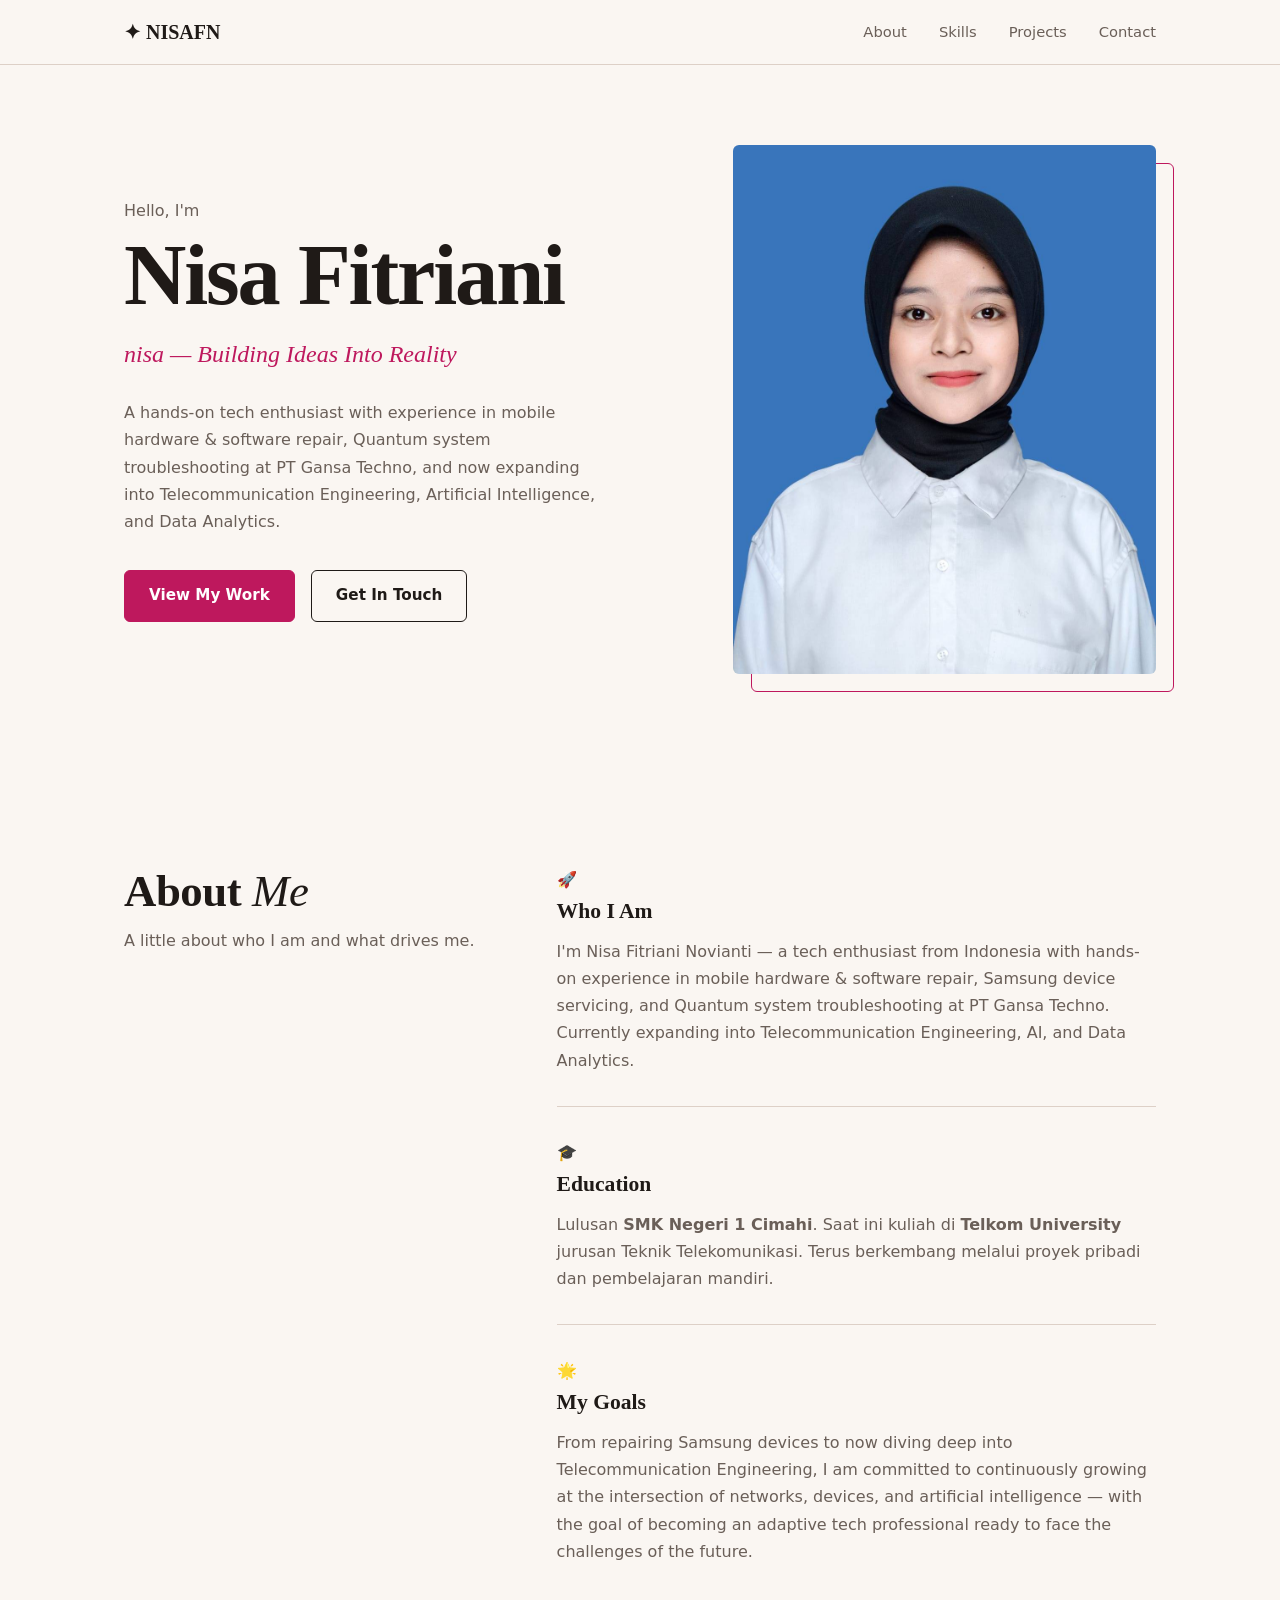
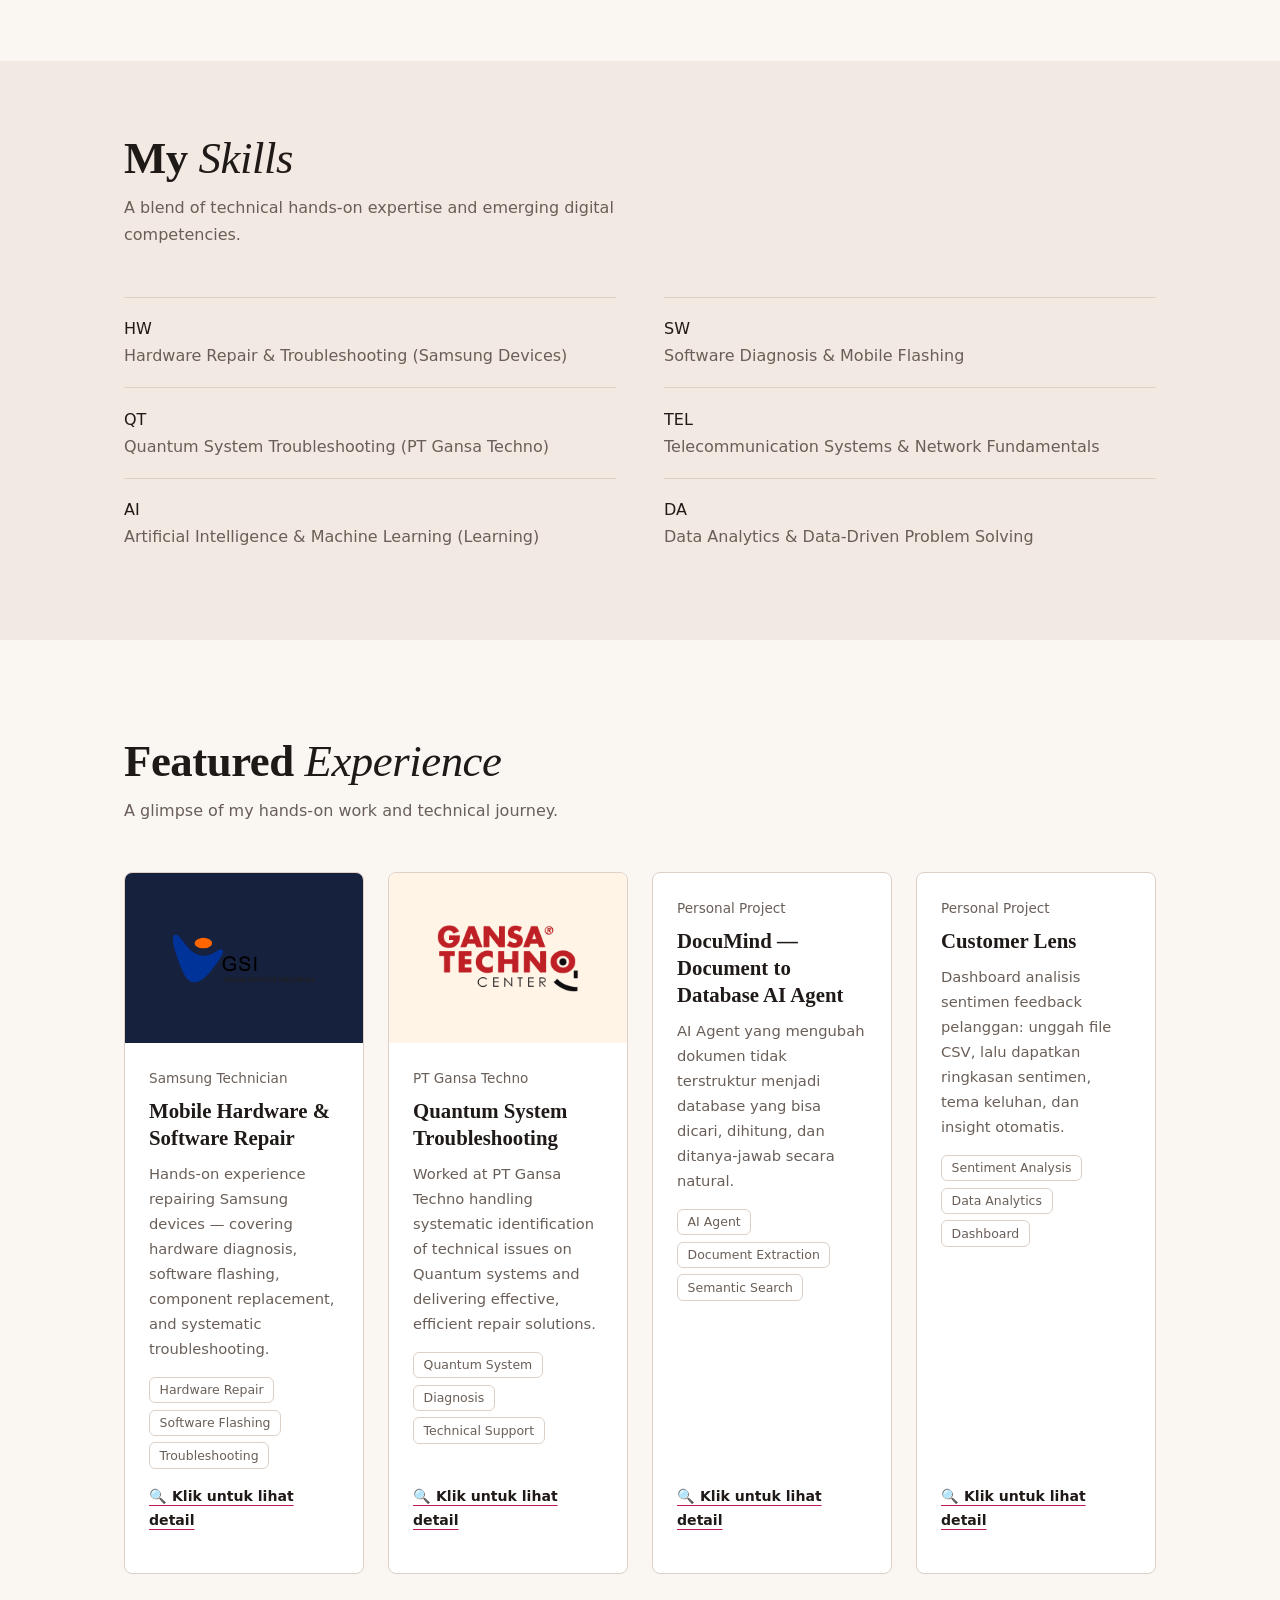
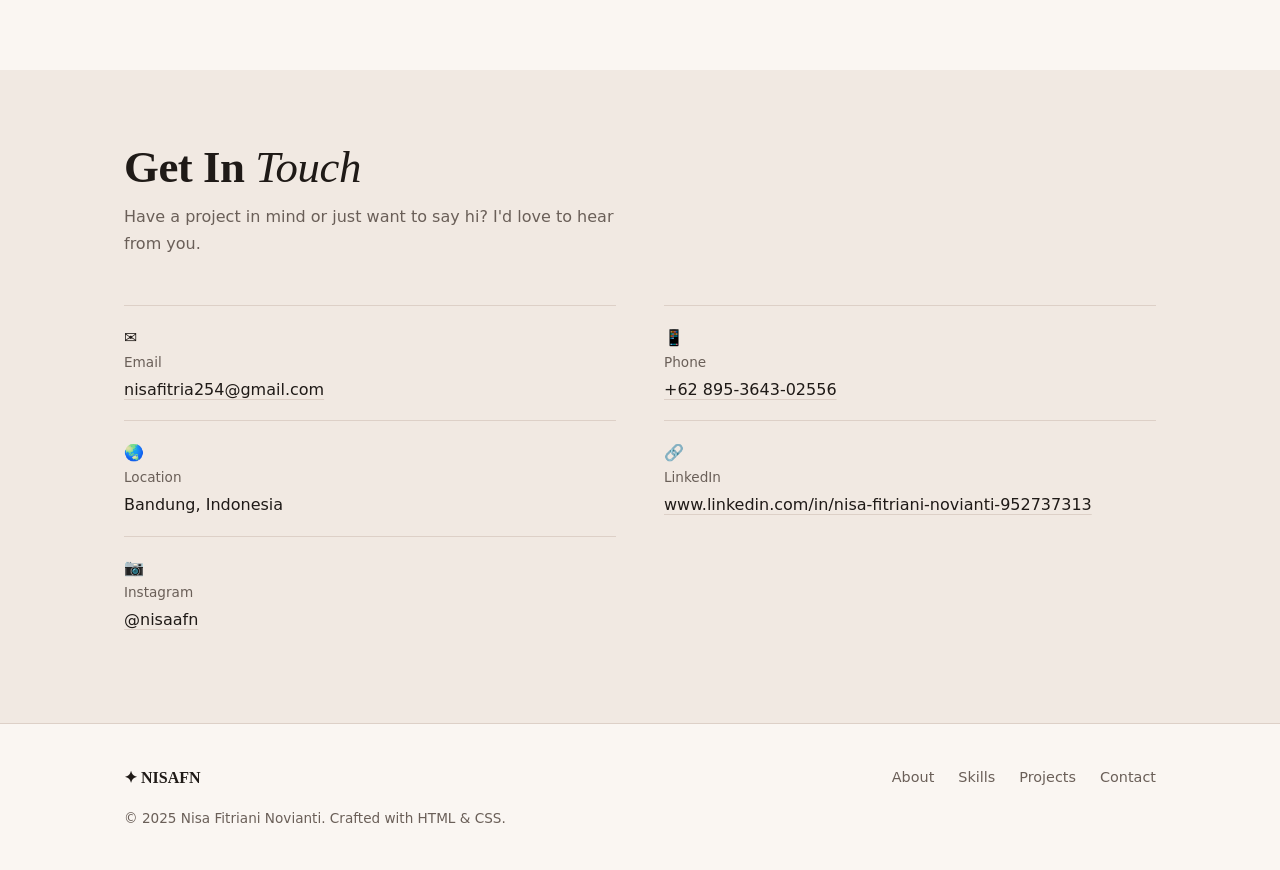
<file: index porto.html>
<!DOCTYPE html>
<html lang="en">
<head>
  <meta charset="UTF-8" />
  <meta name="viewport" content="width=device-width, initial-scale=1.0" />
  <title>NISAFN — Developer Portfolio</title>
  <link rel="stylesheet" href="style.css" />
  <style>
    /* 4 kolom project (2 kolom di tablet, 1 kolom di HP) */
    .projects-grid { display: grid; grid-template-columns: repeat(4, 1fr); gap: 24px; }
    @media (max-width: 1100px) { .projects-grid { grid-template-columns: repeat(2, 1fr); } }
    @media (max-width: 600px)  { .projects-grid { grid-template-columns: 1fr; } }
    .thumb-4 { background: linear-gradient(135deg, #1565c0, #7b1fa2); }
  </style>
</head>
<body>

  <!-- ───────────── NAVBAR ───────────── -->
  <header class="navbar">
    <div class="container nav-inner">
      <a href="#" class="logo">&#10022; <span>NISAFN</span></a>
      <nav>
        <ul class="nav-links">
          <li><a href="#about">About</a></li>
          <li><a href="#skills">Skills</a></li>
          <li><a href="#projects">Projects</a></li>
          <li><a href="#contact">Contact</a></li>
        </ul>
      </nav>
    </div>
  </header>

  <!-- ───────────── HERO ───────────── -->
  <section class="hero" id="home">
    <div class="hero-bg-shape"></div>
    <!-- Circuit board & telecom decorative background -->
    <div class="hero-circuit" aria-hidden="true">
      <svg viewBox="0 0 1200 700" preserveAspectRatio="xMidYMid slice" xmlns="http://www.w3.org/2000/svg">
        <!-- Circuit traces horizontal -->
        <line x1="0" y1="100" x2="300" y2="100" stroke="#c2185b" stroke-width="2"/>
        <line x1="300" y1="100" x2="300" y2="200" stroke="#c2185b" stroke-width="2"/>
        <line x1="300" y1="200" x2="600" y2="200" stroke="#c2185b" stroke-width="2"/>
        <line x1="600" y1="200" x2="600" y2="80" stroke="#c2185b" stroke-width="2"/>
        <line x1="600" y1="80" x2="900" y2="80" stroke="#c2185b" stroke-width="2"/>
        <line x1="900" y1="80" x2="900" y2="300" stroke="#c2185b" stroke-width="2"/>
        <line x1="900" y1="300" x2="1200" y2="300" stroke="#c2185b" stroke-width="2"/>
        <line x1="0" y1="400" x2="200" y2="400" stroke="#7b1fa2" stroke-width="2"/>
        <line x1="200" y1="400" x2="200" y2="500" stroke="#7b1fa2" stroke-width="2"/>
        <line x1="200" y1="500" x2="500" y2="500" stroke="#7b1fa2" stroke-width="2"/>
        <line x1="500" y1="500" x2="500" y2="350" stroke="#7b1fa2" stroke-width="2"/>
        <line x1="500" y1="350" x2="800" y2="350" stroke="#7b1fa2" stroke-width="2"/>
        <line x1="800" y1="350" x2="800" y2="600" stroke="#7b1fa2" stroke-width="2"/>
        <line x1="800" y1="600" x2="1200" y2="600" stroke="#7b1fa2" stroke-width="2"/>
        <line x1="100" y1="0" x2="100" y2="150" stroke="#1565c0" stroke-width="2"/>
        <line x1="100" y1="150" x2="400" y2="150" stroke="#1565c0" stroke-width="2"/>
        <line x1="400" y1="150" x2="400" y2="450" stroke="#1565c0" stroke-width="2"/>
        <line x1="400" y1="450" x2="700" y2="450" stroke="#1565c0" stroke-width="2"/>
        <line x1="700" y1="450" x2="700" y2="250" stroke="#1565c0" stroke-width="2"/>
        <line x1="700" y1="250" x2="1100" y2="250" stroke="#1565c0" stroke-width="2"/>
        <line x1="1100" y1="250" x2="1100" y2="700" stroke="#1565c0" stroke-width="2"/>
        <!-- Circuit nodes / solder points -->
        <circle cx="300" cy="100" r="5" fill="#e91e8c"/>
        <circle cx="300" cy="200" r="5" fill="#e91e8c"/>
        <circle cx="600" cy="200" r="5" fill="#e91e8c"/>
        <circle cx="600" cy="80"  r="5" fill="#e91e8c"/>
        <circle cx="900" cy="80"  r="5" fill="#e91e8c"/>
        <circle cx="900" cy="300" r="5" fill="#e91e8c"/>
        <circle cx="200" cy="400" r="5" fill="#7b1fa2"/>
        <circle cx="200" cy="500" r="5" fill="#7b1fa2"/>
        <circle cx="500" cy="500" r="5" fill="#7b1fa2"/>
        <circle cx="500" cy="350" r="5" fill="#7b1fa2"/>
        <circle cx="800" cy="350" r="5" fill="#7b1fa2"/>
        <circle cx="800" cy="600" r="5" fill="#7b1fa2"/>
        <circle cx="100" cy="150" r="5" fill="#1565c0"/>
        <circle cx="400" cy="150" r="5" fill="#1565c0"/>
        <circle cx="400" cy="450" r="5" fill="#1565c0"/>
        <circle cx="700" cy="450" r="5" fill="#1565c0"/>
        <circle cx="700" cy="250" r="5" fill="#1565c0"/>
        <circle cx="1100" cy="250" r="5" fill="#1565c0"/>
        <!-- IC / chip components -->
        <rect x="260" y="160" width="80" height="40" rx="4" fill="none" stroke="#c2185b" stroke-width="2"/>
        <rect x="560" y="40"  width="80" height="40" rx="4" fill="none" stroke="#c2185b" stroke-width="2"/>
        <rect x="860" y="260" width="80" height="40" rx="4" fill="none" stroke="#e91e8c" stroke-width="2"/>
        <rect x="160" y="460" width="80" height="40" rx="4" fill="none" stroke="#7b1fa2" stroke-width="2"/>
        <rect x="460" y="310" width="80" height="40" rx="4" fill="none" stroke="#7b1fa2" stroke-width="2"/>
        <rect x="360" y="110" width="80" height="40" rx="4" fill="none" stroke="#1565c0" stroke-width="2"/>
        <rect x="660" y="210" width="80" height="40" rx="4" fill="none" stroke="#1565c0" stroke-width="2"/>
        <!-- Signal wave (telecom) -->
        <path d="M50 620 Q75 580 100 620 Q125 660 150 620 Q175 580 200 620 Q225 660 250 620 Q275 580 300 620 Q325 660 350 620 Q375 580 400 620 Q425 660 450 620" fill="none" stroke="#f06292" stroke-width="2.5"/>
        <path d="M600 650 Q625 610 650 650 Q675 690 700 650 Q725 610 750 650 Q775 690 800 650 Q825 610 850 650 Q875 690 900 650 Q925 610 950 650 Q975 690 1000 650" fill="none" stroke="#ba68c8" stroke-width="2.5"/>
        <!-- WiFi / signal arcs (telecom symbol) -->
        <path d="M1050 150 Q1070 130 1090 150" fill="none" stroke="#f06292" stroke-width="2.5" stroke-linecap="round"/>
        <path d="M1040 140 Q1070 110 1100 140" fill="none" stroke="#f06292" stroke-width="2.5" stroke-linecap="round"/>
        <path d="M1030 130 Q1070 90  1110 130" fill="none" stroke="#f06292" stroke-width="2.5" stroke-linecap="round"/>
        <circle cx="1070" cy="158" r="4" fill="#f06292"/>
        <!-- Small resistor symbols -->
        <rect x="130" y="94"  width="40" height="12" rx="2" fill="none" stroke="#c2185b" stroke-width="1.5"/>
        <rect x="730" y="444" width="40" height="12" rx="2" fill="none" stroke="#1565c0" stroke-width="1.5"/>
        <rect x="530" y="494" width="40" height="12" rx="2" fill="none" stroke="#7b1fa2" stroke-width="1.5"/>
      </svg>
    </div>
    <div class="container hero-inner">
      <div class="hero-text">
        <p class="hero-greeting">Hello, I&apos;m</p>
        <h1 class="hero-name">Nisa Fitriani</h1>
        <h2 class="hero-tagline">nisa — <span>Building Ideas Into Reality</span></h2>
        <p class="hero-desc">
          A hands-on tech enthusiast with experience in mobile hardware &amp; software repair,
          Quantum system troubleshooting at PT Gansa Techno, and now expanding into
          Telecommunication Engineering, Artificial Intelligence, and Data Analytics.
        </p>
        <div class="hero-cta">
          <a href="#projects" class="btn btn-primary">View My Work</a>
          <a href="#contact" class="btn btn-outline">Get In Touch</a>
        </div>
      </div>
      <div class="hero-avatar">
        <div class="avatar-ring">
          <img src="pas foto-min.jpeg" alt="Nisa Fitriani Novianti" class="avatar-photo" />
        </div>
      </div>
    </div>
  </section>

  <!-- ───────────── ABOUT ───────────── -->
  <section class="section" id="about">
    <div class="container">
      <h2 class="section-title">About <span>Me</span></h2>
      <p class="section-sub">A little about who I am and what drives me.</p>
      <div class="about-grid">
        <div class="about-card card">
          <div class="about-icon">&#128640;</div>
          <h3>Who I Am</h3>
          <p>
            I&apos;m Nisa Fitriani Novianti — a tech enthusiast from Indonesia with
            hands-on experience in mobile hardware &amp; software repair, Samsung device
            servicing, and Quantum system troubleshooting at PT Gansa Techno.
            Currently expanding into Telecommunication Engineering, AI, and Data Analytics.
          </p>
        </div>
        <div class="about-card card">
          <div class="about-icon">&#127891;</div>
          <h3>Education</h3>
          <p>
            Lulusan <strong>SMK Negeri 1 Cimahi</strong>.
            Saat ini kuliah di <strong>Telkom University</strong> jurusan Teknik Telekomunikasi.
            Terus berkembang melalui proyek pribadi dan pembelajaran mandiri.
          </p>
        </div>
        <div class="about-card card">
          <div class="about-icon">&#127775;</div>
          <h3>My Goals</h3>
          <p>
            From repairing Samsung devices to now diving deep into
            Telecommunication Engineering, I am committed to continuously
            growing at the intersection of networks, devices, and artificial
            intelligence — with the goal of becoming an adaptive tech
            professional ready to face the challenges of the future.
          </p>
        </div>
      </div>
    </div>
  </section>

  <!-- ───────────── SKILLS ───────────── -->
  <section class="section section-alt" id="skills">
    <div class="container">
      <h2 class="section-title">My <span>Skills</span></h2>
      <p class="section-sub">A blend of technical hands-on expertise and emerging digital competencies.</p>
      <div class="skills-grid">
        <div class="skill-card card">
          <div class="skill-icon hw">HW</div>
          <p>Hardware Repair & Troubleshooting (Samsung Devices)</p>
          <div class="skill-bar"><div class="skill-fill" style="width:92%"></div></div>
        </div>
        <div class="skill-card card">
          <div class="skill-icon sw">SW</div>
          <p>Software Diagnosis & Mobile Flashing</p>
          <div class="skill-bar"><div class="skill-fill" style="width:88%"></div></div>
        </div>
        <div class="skill-card card">
          <div class="skill-icon qt">QT</div>
          <p>Quantum System Troubleshooting (PT Gansa Techno)</p>
          <div class="skill-bar"><div class="skill-fill" style="width:85%"></div></div>
        </div>
        <div class="skill-card card">
          <div class="skill-icon tel">TEL</div>
          <p>Telecommunication Systems & Network Fundamentals</p>
          <div class="skill-bar"><div class="skill-fill" style="width:70%"></div></div>
        </div>
        <div class="skill-card card">
          <div class="skill-icon ai">AI</div>
          <p>Artificial Intelligence & Machine Learning (Learning)</p>
          <div class="skill-bar"><div class="skill-fill" style="width:60%"></div></div>
        </div>
        <div class="skill-card card">
          <div class="skill-icon da">DA</div>
          <p>Data Analytics & Data-Driven Problem Solving</p>
          <div class="skill-bar"><div class="skill-fill" style="width:65%"></div></div>
        </div>
      </div>
    </div>
  </section>

  <!-- ───────────── PROJECTS ───────────── -->
  <section class="section" id="projects">
    <div class="container">
      <h2 class="section-title">Featured <span>Experience</span></h2>
      <p class="section-sub">A glimpse of my hands-on work and technical journey.</p>
      <div class="projects-grid">
        <!-- Card 1: Samsung -->
        <article class="project-card card clickable" onclick="openModal('modal-samsung')">
          <div class="project-thumb thumb-samsung">
            <img src="logogsi.png" alt="Samsung Service Indonesia" class="thumb-logo" />
          </div>
          <div class="project-body">
            <span class="project-tag">Samsung Technician</span>
            <h3>Mobile Hardware &amp; Software Repair</h3>
            <p>Hands-on experience repairing Samsung devices — covering hardware diagnosis, software flashing, component replacement, and systematic troubleshooting.</p>
            <div class="project-stack">
              <span>Hardware Repair</span><span>Software Flashing</span><span>Troubleshooting</span>
            </div>
            <p class="card-click-hint">🔍 Klik untuk lihat detail</p>
          </div>
        </article>

        <!-- Card 2: PT Gansa Techno -->
        <article class="project-card card clickable" onclick="openModal('modal-gansa')">
          <div class="project-thumb thumb-gansa">
            <img src="logo gansa.png" alt="PT Gansa Techno" class="thumb-logo" />
          </div>
          <div class="project-body">
            <span class="project-tag">PT Gansa Techno</span>
            <h3>Quantum System Troubleshooting</h3>
            <p>Worked at PT Gansa Techno handling systematic identification of technical issues on Quantum systems and delivering effective, efficient repair solutions.</p>
            <div class="project-stack">
              <span>Quantum System</span><span>Diagnosis</span><span>Technical Support</span>
            </div>
            <p class="card-click-hint">🔍 Klik untuk lihat detail</p>
          </div>
        </article>

        <!-- Card 3: DocuMind -->
        <article class="project-card card clickable" onclick="openModal('modal-documind')">
          <div class="project-thumb thumb-3"></div>
          <div class="project-body">
            <span class="project-tag">Personal Project</span>
            <h3>DocuMind — Document to Database AI Agent</h3>
            <p>AI Agent yang mengubah dokumen tidak terstruktur menjadi database yang bisa dicari, dihitung, dan ditanya-jawab secara natural.</p>
            <div class="project-stack">
              <span>AI Agent</span><span>Document Extraction</span><span>Semantic Search</span>
            </div>
            <p class="card-click-hint">🔍 Klik untuk lihat detail</p>
          </div>
        </article>

        <!-- Card 4: Customer Lens -->
        <article class="project-card card clickable" onclick="openModal('modal-customerlens')">
          <div class="project-thumb thumb-3 thumb-4"></div>
          <div class="project-body">
            <span class="project-tag">Personal Project</span>
            <h3>Customer Lens</h3>
            <p>Dashboard analisis sentimen feedback pelanggan: unggah file CSV, lalu dapatkan ringkasan sentimen, tema keluhan, dan insight otomatis.</p>
            <div class="project-stack">
              <span>Sentiment Analysis</span><span>Data Analytics</span><span>Dashboard</span>
            </div>
            <p class="card-click-hint">🔍 Klik untuk lihat detail</p>
          </div>
        </article>
      </div>
    </div>
  </section>

  <!-- ───────────── CONTACT ───────────── -->
  <section class="section section-alt" id="contact">
    <div class="container contact-wrap">
      <h2 class="section-title">Get In <span>Touch</span></h2>
      <p class="section-sub">Have a project in mind or just want to say hi? I&apos;d love to hear from you.</p>
      <div class="contact-cards">
        <div class="contact-item card">
          <div class="c-icon">&#9993;</div>
          <h4>Email</h4>
          <p><a href="mailto:nisafitria254@gmail.com" class="contact-link">nisafitria254@gmail.com</a></p>
        </div>
        <div class="contact-item card">
          <div class="c-icon">&#128241;</div>
          <h4>Phone</h4>
          <p><a href="tel:+6289536430255" class="contact-link">+62 895-3643-02556</a></p>
        </div>
        <div class="contact-item card">
          <div class="c-icon">&#127759;</div>
          <h4>Location</h4>
          <p>Bandung, Indonesia</p>
        </div>
        <div class="contact-item card">
          <div class="c-icon">&#128279;</div>
          <h4>LinkedIn</h4>
          <p><a href="https://www.linkedin.com/in/nisa-fitriani-novianti-952737313" target="_blank" class="contact-link">www.linkedin.com/in/nisa-fitriani-novianti-952737313</a></p>
        </div>
        <div class="contact-item card">
          <div class="c-icon">&#128247;</div>
          <h4>Instagram</h4>
          <p><a href="https://www.instagram.com/nisaafn" target="_blank" class="contact-link">@nisaafn</a></p>
        </div>
      </div>
    </div>
  </section>

  <!-- ───────────── FOOTER ───────────── -->
  <footer class="footer">
    <div class="container footer-inner">
      <p class="footer-logo">&#10022; NISAFN</p>
      <p class="footer-copy">&copy; 2025 Nisa Fitriani Novianti. Crafted with HTML &amp; CSS.</p>
      <div class="footer-links">
        <a href="#about">About</a>
        <a href="#skills">Skills</a>
        <a href="#projects">Projects</a>
        <a href="#contact">Contact</a>
      </div>
    </div>
  </footer>

  <!-- ───────────── MODALS ───────────── -->

  <!-- Modal: Samsung -->
  <div class="modal-overlay" id="modal-samsung" onclick="closeModalOutside(event, 'modal-samsung')">
    <div class="modal-box">
      <button class="modal-close" onclick="closeModal('modal-samsung')">&times;</button>
      <div class="modal-header">
        <span class="project-tag">Samsung Technician</span>
        <h2>Mobile Hardware &amp; Software Repair</h2>
      </div>
      <div class="modal-gallery" id="gallery-samsung">
        <img src="gsi1.jpg.jpeg"       alt="Samsung 1" class="modal-photo visible" />
        <img src="fotoservice.jpg.jpeg" alt="Samsung 2" class="modal-photo" />
        <img src="service 2.jpeg"       alt="Samsung 3" class="modal-photo" />
        <img src="servicecenter..jpeg"  alt="Samsung 4" class="modal-photo" />
        <img src="banten1.jpeg"         alt="Samsung 5" class="modal-photo" />
        <img src="graha2.jpeg"          alt="Samsung 6" class="modal-photo" />
      </div>
      <div class="modal-gallery-nav" id="nav-samsung">
        <button onclick="prevPhoto('gallery-samsung', 'nav-samsung')">&#8592;</button>
        <span class="gallery-counter" id="counter-samsung">1 / 6</span>
        <button onclick="nextPhoto('gallery-samsung', 'nav-samsung')">&#8594;</button>
      </div>
      <div class="modal-desc">
        <h4>Tentang Pengalaman Ini</h4>
        <p>Sebagai teknisi ponsel Samsung, saya bertanggung jawab atas perbaikan hardware dan software perangkat Samsung. Pekerjaan meliputi diagnosis kerusakan komponen, penggantian spare part, software flashing, serta troubleshooting berbagai permasalahan perangkat secara sistematis dan efisien.</p>
        <div class="modal-tags">
          <span>Hardware Repair</span><span>Software Flashing</span><span>Troubleshooting</span><span>Samsung Devices</span>
        </div>
      </div>
    </div>
  </div>

  <!-- Modal: PT Gansa Techno -->
  <div class="modal-overlay" id="modal-gansa" onclick="closeModalOutside(event, 'modal-gansa')">
    <div class="modal-box">
      <button class="modal-close" onclick="closeModal('modal-gansa')">&times;</button>
      <div class="modal-header">
        <span class="project-tag">PT Gansa Techno</span>
        <h2>Quantum System Troubleshooting</h2>
      </div>
      <div class="modal-gallery" id="gallery-gansa">
        <img src="gansa.jpeg"           alt="Gansa 1" class="modal-photo visible" />
        <img src="quantum.jpeg"         alt="Gansa 2" class="modal-photo" />
        <img src="servicegansa.jpg.jpeg" alt="Gansa 3" class="modal-photo" />
      </div>
      <div class="modal-gallery-nav" id="nav-gansa">
        <button onclick="prevPhoto('gallery-gansa', 'nav-gansa')">&#8592;</button>
        <span class="gallery-counter" id="counter-gansa">1 / 3</span>
        <button onclick="nextPhoto('gallery-gansa', 'nav-gansa')">&#8594;</button>
      </div>
      <div class="modal-desc">
        <h4>Tentang Pengalaman Ini</h4>
        <p>Bekerja di PT Gansa Techno sebagai teknisi sistem Quantum. Bertanggung jawab melakukan troubleshooting sistem secara sistematis, mengidentifikasi permasalahan teknis, serta memberikan solusi perbaikan yang efektif dan efisien untuk menjaga keandalan sistem operasional.</p>
        <div class="modal-tags">
          <span>Quantum System</span><span>Diagnosis</span><span>Technical Support</span><span>Problem Solving</span>
        </div>
      </div>
    </div>
  </div>

  <!-- Modal: DocuMind -->
  <div class="modal-overlay" id="modal-documind" onclick="closeModalOutside(event, 'modal-documind')">
    <div class="modal-box">
      <button class="modal-close" onclick="closeModal('modal-documind')">&times;</button>
      <div class="modal-header">
        <span class="project-tag">Personal Project</span>
        <h2>DocuMind — Document to Database AI Agent</h2>
      </div>
      <div class="modal-desc">
        <h4>Tentang Proyek Ini</h4>
        <p>DocuMind adalah AI Agent yang mengubah dokumen tidak terstruktur (PDF, Word, atau TXT) menjadi database yang bisa dicari, dihitung, dan ditanya-jawab secara natural. AI mengekstrak judul, ringkasan, entitas, dan jenis dokumen, lalu memberi setiap field skor keyakinan (confidence score). Field yang meragukan masuk ke review queue untuk diverifikasi manusia sebelum dianggap final. Dokumen juga disimpan sebagai vektor sehingga bisa dicari secara semantik, dan AI memilih jalur jawaban terbaik secara otomatis saat ditanya.</p>
        <p style="margin-top:10px;">Versi online berjalan dalam <strong>mode demo</strong> dengan data contoh, sehingga bisa langsung dicoba tanpa server.</p>
        <div class="modal-tags">
          <span>AI Agent</span><span>Document Extraction</span><span>Semantic Search</span><span>Human-in-the-Loop</span>
        </div>
        <p style="margin-top:18px;">
          <a href="https://nisafitriani1911.github.io/Documin/" target="_blank" rel="noopener" class="btn btn-primary">Buka DocuMind &#8599;</a>
        </p>
      </div>
    </div>
  </div>

  <!-- Modal: Customer Lens -->
  <div class="modal-overlay" id="modal-customerlens" onclick="closeModalOutside(event, 'modal-customerlens')">
    <div class="modal-box">
      <button class="modal-close" onclick="closeModal('modal-customerlens')">&times;</button>
      <div class="modal-header">
        <span class="project-tag">Personal Project</span>
        <h2>Customer Lens</h2>
      </div>
      <div class="modal-desc">
        <h4>Tentang Proyek Ini</h4>
        <p>Customer Lens adalah dashboard web untuk menganalisis feedback pelanggan. Pengguna cukup mengunggah file CSV; kolom teks, rating, dan tanggal dikenali otomatis. Setiap feedback diklasifikasikan menjadi positif, negatif, atau netral dengan analisis sentimen berbasis kamus kata (Indonesia dan Inggris) yang menangani kata negasi. Hasilnya ditampilkan sebagai KPI, grafik proporsi dan tren sentimen, tema utama, word cloud, NPS, serta daftar keluhan teratas.</p>
        <p style="margin-top:10px;">Aplikasi juga membuat insight otomatis dan peringatan untuk keluhan kritis yang bisa diteruskan ke tim CS lewat notifikasi atau WhatsApp. Seluruh proses berjalan di browser tanpa server, sehingga data pelanggan tidak diunggah ke mana pun. Tersedia mode gelap, riwayat analisis, ekspor hasil ke CSV, dan <strong>data demo</strong> yang bisa langsung dicoba.</p>
        <div class="modal-tags">
          <span>Sentiment Analysis</span><span>NLP</span><span>Data Analytics</span><span>Dashboard</span>
        </div>
        <p style="margin-top:18px;">
          <a href="https://nisafitriani1911.github.io/customerlens/" target="_blank" rel="noopener" class="btn btn-primary">Buka Customer Lens &#8599;</a>
        </p>
      </div>
    </div>
  </div>

  <script>
    function openModal(id) {
      document.getElementById(id).classList.add('active');
      document.body.style.overflow = 'hidden';
    }

    function closeModal(id) {
      document.getElementById(id).classList.remove('active');
      document.body.style.overflow = '';
    }

    function closeModalOutside(event, id) {
      if (event.target.classList.contains('modal-overlay')) {
        closeModal(id);
      }
    }

    document.addEventListener('keydown', function(e) {
      if (e.key === 'Escape') {
        document.querySelectorAll('.modal-overlay.active').forEach(function(m) {
          m.classList.remove('active');
          document.body.style.overflow = '';
        });
      }
    });

    function prevPhoto(galleryId, navId) {
      const imgs = document.querySelectorAll('#' + galleryId + ' .modal-photo');
      let current = [...imgs].findIndex(i => i.classList.contains('visible'));
      imgs[current].classList.remove('visible');
      current = (current - 1 + imgs.length) % imgs.length;
      imgs[current].classList.add('visible');
      updateCounter(galleryId, navId, current, imgs.length);
    }

    function nextPhoto(galleryId, navId) {
      const imgs = document.querySelectorAll('#' + galleryId + ' .modal-photo');
      let current = [...imgs].findIndex(i => i.classList.contains('visible'));
      imgs[current].classList.remove('visible');
      current = (current + 1) % imgs.length;
      imgs[current].classList.add('visible');
      updateCounter(galleryId, navId, current, imgs.length);
    }

    function updateCounter(galleryId, navId, current, total) {
      const counterId = navId.replace('nav-', 'counter-');
      document.getElementById(counterId).textContent = (current + 1) + ' / ' + total;
    }
  </script>

</body>
</html>
</file>
<file: style.css>
/* NISAFN Portfolio. Direction in DESIGN.md: warm, editorial, light, one rose accent. */
*,*::before,*::after{box-sizing:border-box;margin:0;padding:0}
html{scroll-behavior:smooth}
:root{
  --bg:#faf6f2; --bg-alt:#f1e9e2; --ink:#1f1a17; --muted:#6a5f58; --border:#ddd0c7;
  --accent:#be185d; --accent-deep:#9d174d; --white:#fff; --on-accent:#fff;
  --pink-light:var(--bg-alt); --pink:var(--accent); --pink-deep:var(--accent-deep); --text:var(--ink); --text-muted:var(--muted);
  --radius:8px; --radius-sm:6px; --max-w:1080px;
  --serif:"Fraunces",Georgia,serif; --sans:system-ui,-apple-system,"Segoe UI",sans-serif;
}
body{font-family:var(--sans);background:var(--bg);color:var(--ink);line-height:1.7}
a{text-decoration:none;color:inherit}
ul{list-style:none}
img{display:block;max-width:100%}
:focus-visible{outline:2px solid var(--accent);outline-offset:3px}
.container{max-width:var(--max-w);margin:0 auto;padding:0 1.5rem}

.card{background:var(--white);border:1px solid var(--border);border-radius:var(--radius);padding:1.75rem;transition:border-color .2s}
.card:hover{border-color:var(--accent)}

.btn{display:inline-block;padding:.75rem 1.5rem;border-radius:var(--radius-sm);font-size:.95rem;font-weight:600;cursor:pointer;transition:background .2s,border-color .2s}
.btn-primary{background:var(--accent);color:var(--on-accent);border:1.5px solid var(--accent)}
.btn-primary:hover{background:var(--accent-deep);border-color:var(--accent-deep)}
.btn-outline{color:var(--ink);border:1.5px solid var(--ink)}
.btn-outline:hover{background:var(--ink);color:var(--bg)}

.section{padding:6rem 0}
.section-alt{background:var(--bg-alt);padding:4.5rem 0}
.section-title{font-family:var(--serif);font-size:clamp(2rem,4vw,2.8rem);font-weight:600;line-height:1.15;letter-spacing:-.01em;margin-bottom:.6rem}
.section-title span{font-style:italic;font-weight:400}
.section-sub{color:var(--muted);max-width:520px;margin-bottom:3rem}

/* Navbar */
.navbar{position:sticky;top:0;z-index:100;background:var(--bg);border-bottom:1px solid var(--border)}
.nav-inner{display:flex;align-items:center;justify-content:space-between;height:64px}
.logo{font-family:var(--serif);font-size:1.25rem;font-weight:700}
.logo span{color:var(--ink)}
.nav-links{display:flex;gap:2rem}
.nav-links a{font-size:.92rem;color:var(--muted);border-bottom:1px solid transparent;padding-bottom:2px}
.nav-links a:hover{color:var(--ink);border-color:var(--accent)}

/* Hero */
.hero{padding:5rem 0 6rem}
.hero-circuit,.hero-bg-shape{display:none}
.hero-inner{display:grid;grid-template-columns:1.25fr 1fr;gap:5rem;align-items:center}
.hero-greeting{color:var(--muted);margin-bottom:.5rem}
.hero-name{font-family:var(--serif);font-size:clamp(3rem,7vw,5.4rem);font-weight:600;line-height:1;letter-spacing:-.025em;margin-bottom:1rem}
.hero-tagline{font-family:var(--serif);font-style:italic;font-weight:400;font-size:clamp(1.15rem,2.2vw,1.5rem);color:var(--accent);margin-bottom:1.5rem}
.hero-desc{color:var(--muted);max-width:480px;margin-bottom:2.2rem}
.hero-cta{display:flex;gap:1rem;flex-wrap:wrap}
.avatar-ring{aspect-ratio:4/5;border-radius:var(--radius-sm);overflow:hidden;background:var(--bg-alt)}
.avatar-photo{width:100%;height:100%;object-fit:cover}

/* About: heading left, entries as a ruled list right */
#about .container{display:grid;grid-template-columns:1fr 1.7fr;column-gap:5rem;align-items:start}
#about .section-title,#about .section-sub{grid-column:1}
#about .about-grid{grid-column:2;grid-row:1/span 3}
.about-card{padding:0 0 2rem;margin-bottom:2rem;background:none;border:0;border-bottom:1px solid var(--border);border-radius:0}
.about-card:last-child{margin-bottom:0;border-bottom:0;padding-bottom:0}
.about-card:hover{border-color:var(--border)}
.about-card h3{font-family:var(--serif);font-size:1.35rem;font-weight:600;margin-bottom:.5rem}
.about-card p{color:var(--muted)}

/* Skills: plain two-column list, no scores */
.skills-grid{display:grid;grid-template-columns:1fr 1fr;column-gap:3rem}
.skill-card{padding:1.1rem 0;border-top:1px solid var(--border);background:none;border-left:0;border-right:0;border-bottom:0;border-radius:0}
.skill-card:hover{border-top-color:var(--accent)}
.skill-card p{font-weight:500}

/* Projects */
.projects-grid{display:grid;grid-template-columns:repeat(2,1fr);gap:1.5rem}
.project-card{padding:0;overflow:hidden;display:flex;flex-direction:column}
.project-thumb{height:170px;width:100%}
.thumb-samsung,.thumb-gansa{display:flex;align-items:center;justify-content:center;cursor:pointer}
.thumb-samsung{background:#16213e}
.thumb-gansa{background:#fff4e6}
.thumb-logo{max-width:60%;max-height:120px;object-fit:contain}
.thumb-3{display:none}
.project-body{padding:1.5rem;display:flex;flex-direction:column;flex:1}
.project-tag{font-size:.85rem;color:var(--muted);margin-bottom:.4rem}
.project-body h3{font-family:var(--serif);font-size:1.3rem;font-weight:600;line-height:1.3;margin-bottom:.6rem}
.project-body p{font-size:.92rem;color:var(--muted);margin-bottom:1rem}
.project-stack,.modal-tags{display:flex;flex-wrap:wrap;gap:.4rem}
.project-stack span,.modal-tags span{font-size:.78rem;color:var(--muted);padding:.1rem .6rem;border:1px solid var(--border);border-radius:var(--radius-sm)}
.project-body .card-click-hint{margin-top:auto;padding-top:1rem;font-size:.88rem;font-weight:600;color:var(--ink);text-decoration:underline;text-decoration-color:var(--accent);text-underline-offset:4px}

/* Contact: label and value rows */
.contact-cards{display:grid;grid-template-columns:1fr 1fr;column-gap:3rem}
.contact-item{padding:1.1rem 0;background:none;border:0;border-top:1px solid var(--border);border-radius:0}
.contact-item:hover{border-top-color:var(--accent)}
.contact-item h4{font-size:.85rem;font-weight:500;color:var(--muted)}
.contact-item p{margin-top:.1rem}
.contact-link{font-weight:500;word-break:break-all;text-decoration:underline;text-decoration-color:var(--border);text-underline-offset:4px}
.contact-link:hover{text-decoration-color:var(--accent)}

/* Footer */
.footer{border-top:1px solid var(--border);padding:2.5rem 0;color:var(--muted)}
.footer-inner{display:flex;justify-content:space-between;align-items:center;gap:1rem;flex-wrap:wrap}
.footer-logo{font-family:var(--serif);font-weight:700;color:var(--ink)}
.footer-copy{font-size:.85rem;order:3;width:100%}
.footer-links{display:flex;gap:1.5rem}
.footer-links a{font-size:.9rem}
.footer-links a:hover{color:var(--ink)}

/* Responsive */
@media(max-width:820px){
  .hero{padding:3rem 0 4rem}
  .hero-inner{grid-template-columns:1fr;gap:2.5rem}
  .avatar-ring{max-width:300px;order:-1}
  #about .container{display:block}
  #about .section-sub{margin-bottom:2rem}
  .skills-grid,.contact-cards,.projects-grid{grid-template-columns:1fr}
}
@media(max-width:480px){
  .nav-links{gap:1rem}
  .nav-links a{font-size:.82rem}
  .section{padding:4rem 0}
  .section-alt{padding:3.5rem 0}
}


/* Experience, volunteer, projects, certifications */
.exp-item{display:grid;grid-template-columns:200px 1fr;gap:2rem;padding:1.6rem 0;border-top:1px solid var(--border)}
.exp-item:hover{border-top-color:var(--accent)}
.exp-date{font-size:.9rem;color:var(--muted)}
.exp-item h3,.skill-card h3{font-family:var(--serif);font-size:1.25rem;font-weight:600;line-height:1.3}
.exp-org{font-weight:500;margin-bottom:.4rem}
.exp-item p:not(.exp-date):not(.exp-org){color:var(--muted)}
.exp-link{margin-top:.8rem;background:none;border:0;font:inherit;font-size:.9rem;font-weight:600;color:var(--ink);cursor:pointer;text-decoration:underline;text-decoration-color:var(--accent);text-underline-offset:4px}
.skill-card h3{margin-bottom:.3rem}
.skill-card p:not(.exp-date){color:var(--muted)}
.cert-list{list-style:disc;padding-left:1.1rem;color:var(--muted)}
.cert-list li{margin-bottom:.35rem}
.proj-item{display:grid;grid-template-columns:72px 1fr;gap:1rem;padding:2rem 0;border-top:1px solid var(--border)}
.proj-item:hover{border-top-color:var(--accent)}
.proj-item.clickable:hover h3{text-decoration:underline;text-decoration-color:var(--accent);text-underline-offset:5px}
.proj-num{font-family:var(--serif);font-size:2rem;line-height:1;color:var(--muted)}
.proj-item h3{font-family:var(--serif);font-size:1.5rem;font-weight:600;margin-bottom:.5rem}
.proj-item p{color:var(--muted);max-width:640px;margin-bottom:1rem}
.proj-item .project-tag{margin-bottom:.3rem}
.proj-item .card-click-hint{margin:1rem 0 0;padding:0;color:var(--ink)}
@media(max-width:820px){.exp-item{grid-template-columns:1fr;gap:.3rem}.proj-item{grid-template-columns:1fr}}
@media(max-width:480px){.nav-links{gap:.7rem}.nav-links a{font-size:.75rem}}


/* Dark theme: same structure, tokens only */
:root{color-scheme:light}
:root[data-theme="dark"]{color-scheme:dark;--bg:#171310;--bg-alt:#201a16;--ink:#f3ebe4;--muted:#b3a69c;--border:#3a312b;--white:#26201b;--accent:#f472b6;--accent-deep:#f9a8d4;--on-accent:#1f1a17}

/* Interaction */
.theme-toggle{font:inherit;font-size:.82rem;font-weight:600;color:var(--ink);background:none;border:1.5px solid var(--border);border-radius:var(--radius-sm);padding:.3rem .75rem;cursor:pointer;transition:border-color .2s}
.theme-toggle:hover{border-color:var(--accent)}
.nav-links a[aria-current]{color:var(--ink);border-color:var(--accent)}
.hero-avatar{position:relative}
.hero-avatar::before{content:"";position:absolute;inset:18px -18px -18px 18px;border:1.5px solid var(--accent);border-radius:var(--radius-sm)}
.avatar-ring{position:relative;z-index:1}
.hero-facts{display:grid;grid-template-columns:repeat(3,minmax(0,1fr));gap:1.5rem;margin-top:2.8rem;padding-top:1.5rem;border-top:1px solid var(--border)}
.hero-facts dt{font-family:var(--serif);font-size:2.4rem;font-weight:600;line-height:1}
.hero-facts dd{font-size:.82rem;color:var(--muted);margin-top:.4rem;line-height:1.4}
.filter{display:flex;gap:.6rem;flex-wrap:wrap;margin-bottom:1rem}
.chip{font:inherit;font-size:.88rem;font-weight:500;color:var(--ink);background:none;border:1.5px solid var(--border);border-radius:var(--radius-sm);padding:.4rem 1rem;cursor:pointer;transition:background .2s,border-color .2s}
.chip:hover{border-color:var(--accent)}
.chip[aria-pressed="true"]{background:var(--ink);border-color:var(--ink);color:var(--bg)}
.proj-item[hidden]{display:none}
.proj-num{transition:color .2s}
.proj-item:hover .proj-num{color:var(--accent)}
.proj-item,.exp-item,.skill-card{transition:border-color .2s,padding-left .25s}
.proj-item:hover,.exp-item:hover{padding-left:.5rem}
.js .reveal{opacity:0;transform:translateY(16px)}
.js .reveal.in{opacity:1;transform:none;transition:opacity .6s ease,transform .6s ease,border-color .2s,padding-left .25s}
@media(prefers-reduced-motion:reduce){html{scroll-behavior:auto}.js .reveal{opacity:1;transform:none}.proj-item:hover,.exp-item:hover{padding-left:0}}
@media(max-width:820px){.hero-avatar::before{inset:12px -10px -12px 10px}.proj-item:hover,.exp-item:hover{padding-left:0}}
@media(max-width:480px){.theme-toggle{font-size:.72rem;padding:.25rem .5rem}.hero-facts{gap:1rem}.hero-facts dt{font-size:1.8rem}}

/* ─────────────────────────────
   CARD CLICKABLE
───────────────────────────── */
.clickable {
  cursor: pointer;
}

.card-click-hint {
  font-size: 0.8rem;
  color: var(--pink);
  font-weight: 600;
  margin-top: 0.75rem;
  margin-bottom: 0;
}

/* ─────────────────────────────
   MODAL OVERLAY
───────────────────────────── */
.modal-overlay {
  display: none;
  position: fixed;
  inset: 0;
  background: rgba(28,25,23,.7);
  backdrop-filter: blur(6px);
  z-index: 999;
  align-items: center;
  justify-content: center;
  padding: 1.5rem;
}

.modal-overlay.active {
  display: flex;
}

.modal-box {
  background: var(--white);
  border-radius: var(--radius);
  box-shadow: 0 24px 64px rgba(0,0,0,.3);
  width: 100%;
  max-width: 640px;
  max-height: 90vh;
  overflow-y: auto;
  position: relative;
  animation: modalIn 0.25s ease;
}

@keyframes modalIn {
  from { opacity: 0; transform: translateY(24px) scale(0.97); }
  to   { opacity: 1; transform: translateY(0) scale(1); }
}

.modal-close {
  position: absolute;
  top: 1rem;
  right: 1rem;
  background: var(--pink-light);
  border: none;
  border-radius: 50%;
  width: 34px;
  height: 34px;
  font-size: 1.3rem;
  color: var(--pink-deep);
  cursor: pointer;
  line-height: 1;
  display: flex;
  align-items: center;
  justify-content: center;
  transition: background 0.2s;
  z-index: 10;
}

.modal-close:hover {
  background: var(--pink);
  color: var(--white);
}

.modal-header {
  padding: 1.75rem 1.75rem 0;
}

.modal-header h2 {
  font-size: 1.3rem;
  font-weight: 800;
  color: var(--text);
  margin-top: 0.4rem;
}

/* GALLERY */
.modal-gallery {
  margin: 1.25rem 1.75rem 0;
  border-radius: var(--radius-sm);
  overflow: hidden;
  background: var(--bg-alt);
  min-height: 200px;
  display: flex;
  align-items: center;
  justify-content: center;
  position: relative;
}

.modal-no-photo {
  color: var(--text-muted);
  font-size: 0.9rem;
  text-align: center;
  padding: 2rem;
}

.modal-photo {
  display: none;
  width: 100%;
  max-height: 320px;
  object-fit: cover;
  border-radius: var(--radius-sm);
}

.modal-photo.visible {
  display: block;
}

.modal-gallery-nav {
  display: flex;
  align-items: center;
  justify-content: center;
  gap: 1rem;
  margin: 0.75rem 0 0;
}

.modal-gallery-nav button {
  background: var(--pink-light);
  border: none;
  border-radius: 50%;
  width: 34px;
  height: 34px;
  font-size: 1rem;
  color: var(--pink-deep);
  cursor: pointer;
  transition: background 0.2s;
}

.modal-gallery-nav button:hover {
  background: var(--pink);
  color: var(--white);
}

.gallery-counter {
  font-size: 0.85rem;
  color: var(--text-muted);
  font-weight: 600;
}

/* DESC */
.modal-desc {
  padding: 1.25rem 1.75rem 1.75rem;
}

.modal-desc h4 {
  font-size: 0.85rem;
  font-weight: 700;
  text-transform: uppercase;
  letter-spacing: 0.8px;
  color: var(--pink);
  margin-bottom: 0.5rem;
}

.modal-desc p {
  font-size: 0.95rem;
  color: var(--text-muted);
  line-height: 1.75;
  margin-bottom: 1rem;
}

.modal-tags {
  display: flex;
  flex-wrap: wrap;
  gap: 0.4rem;
}

.modal-tags span {
  background: var(--pink-light);
  color: var(--pink-deep);
  font-size: 0.75rem;
  font-weight: 600;
  padding: 0.2rem 0.65rem;
  border-radius: 50px;
  border: 1px solid var(--border);
}

@media(max-width:560px){
  .nav-inner{height:auto;flex-wrap:wrap;padding-top:.7rem;padding-bottom:.7rem;row-gap:.3rem}
  .logo{white-space:nowrap}
  .nav-inner nav{order:3;width:100%}
  .nav-links{justify-content:space-between;gap:.5rem}
  .nav-links a{font-size:.82rem}
}
</file>
